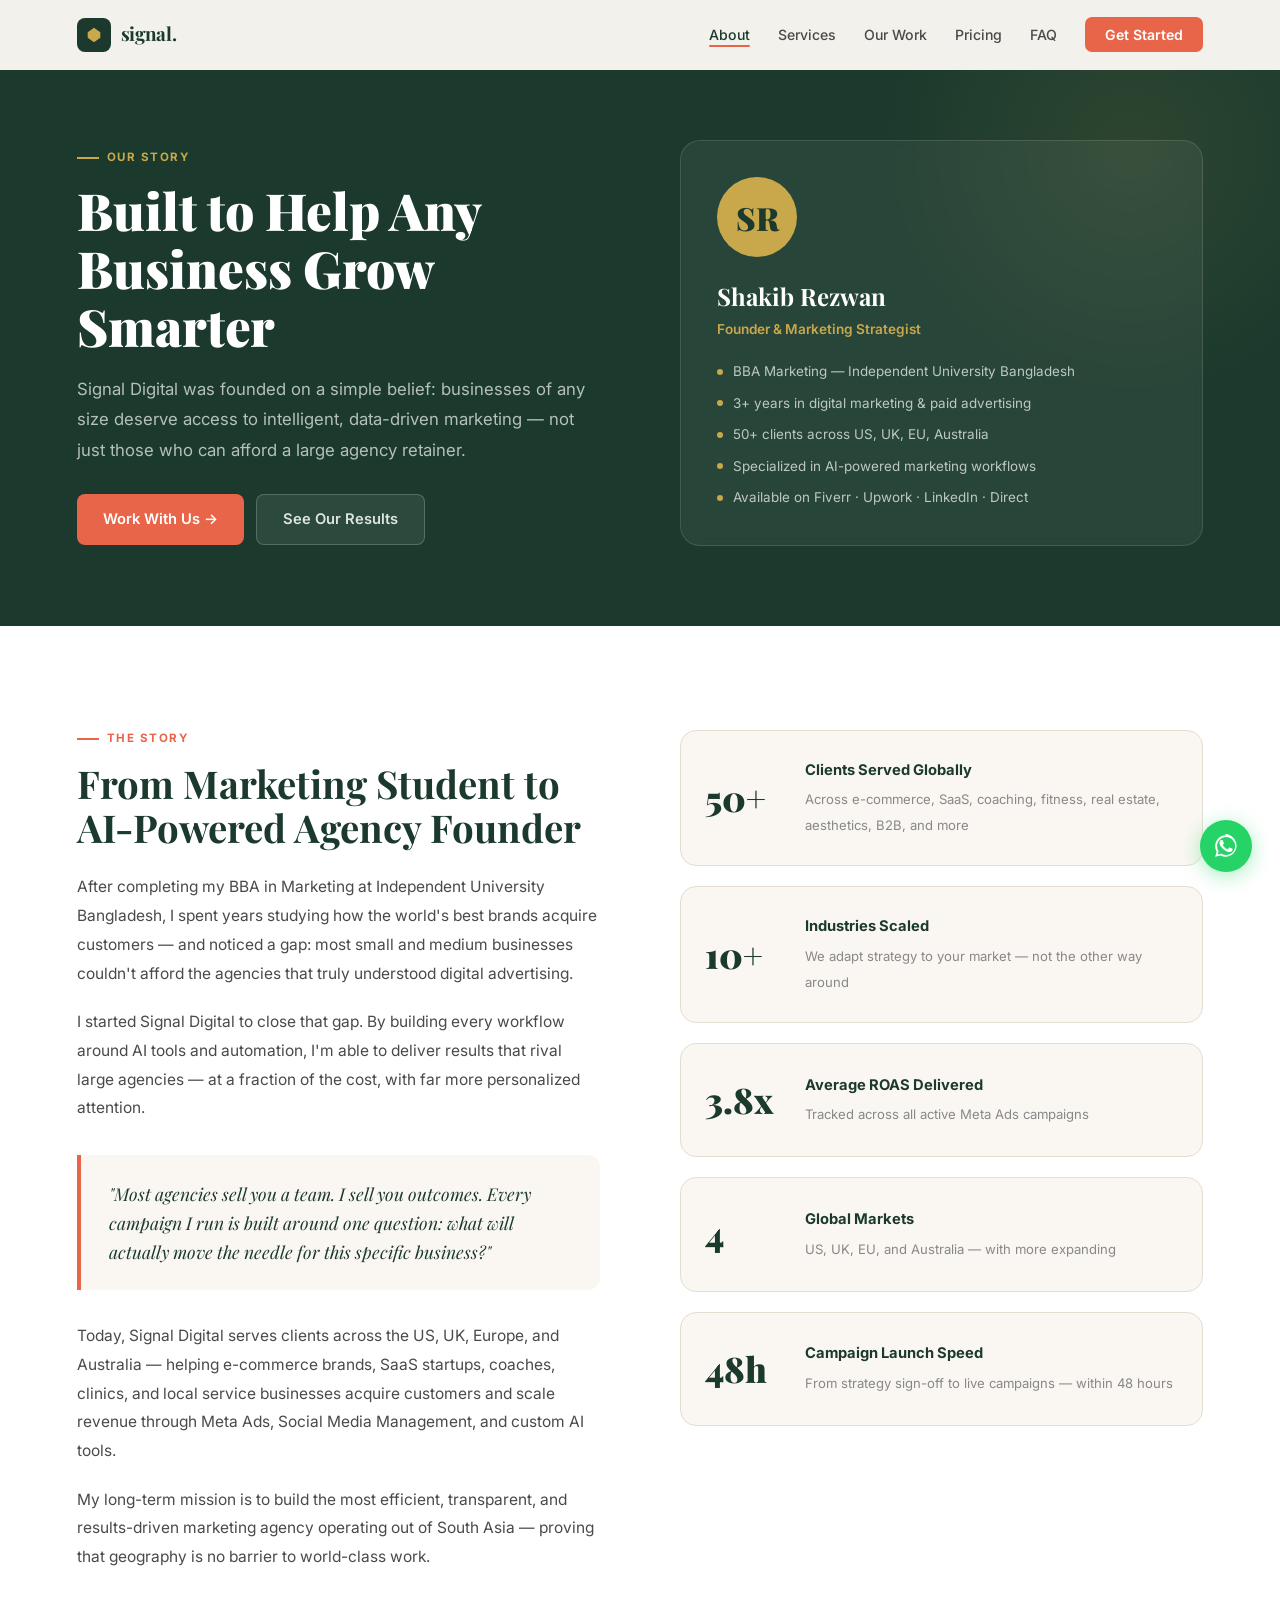
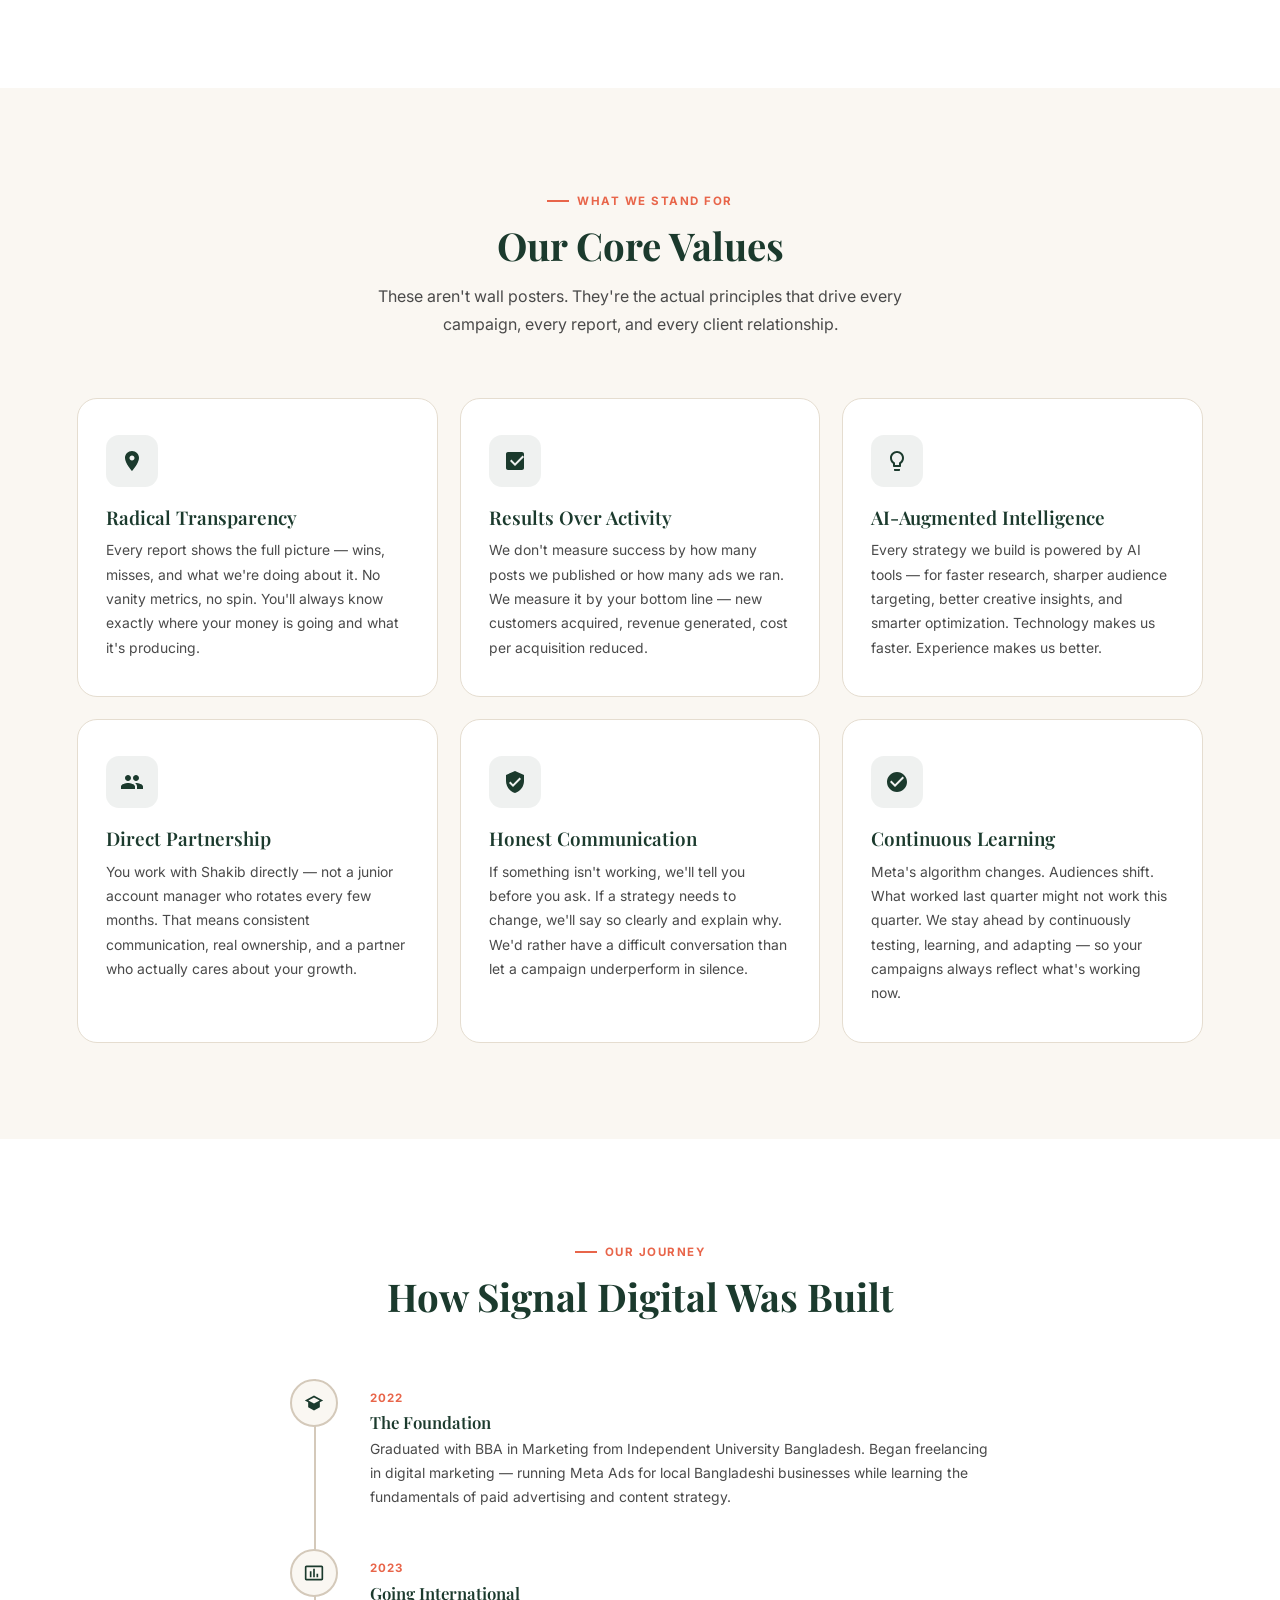
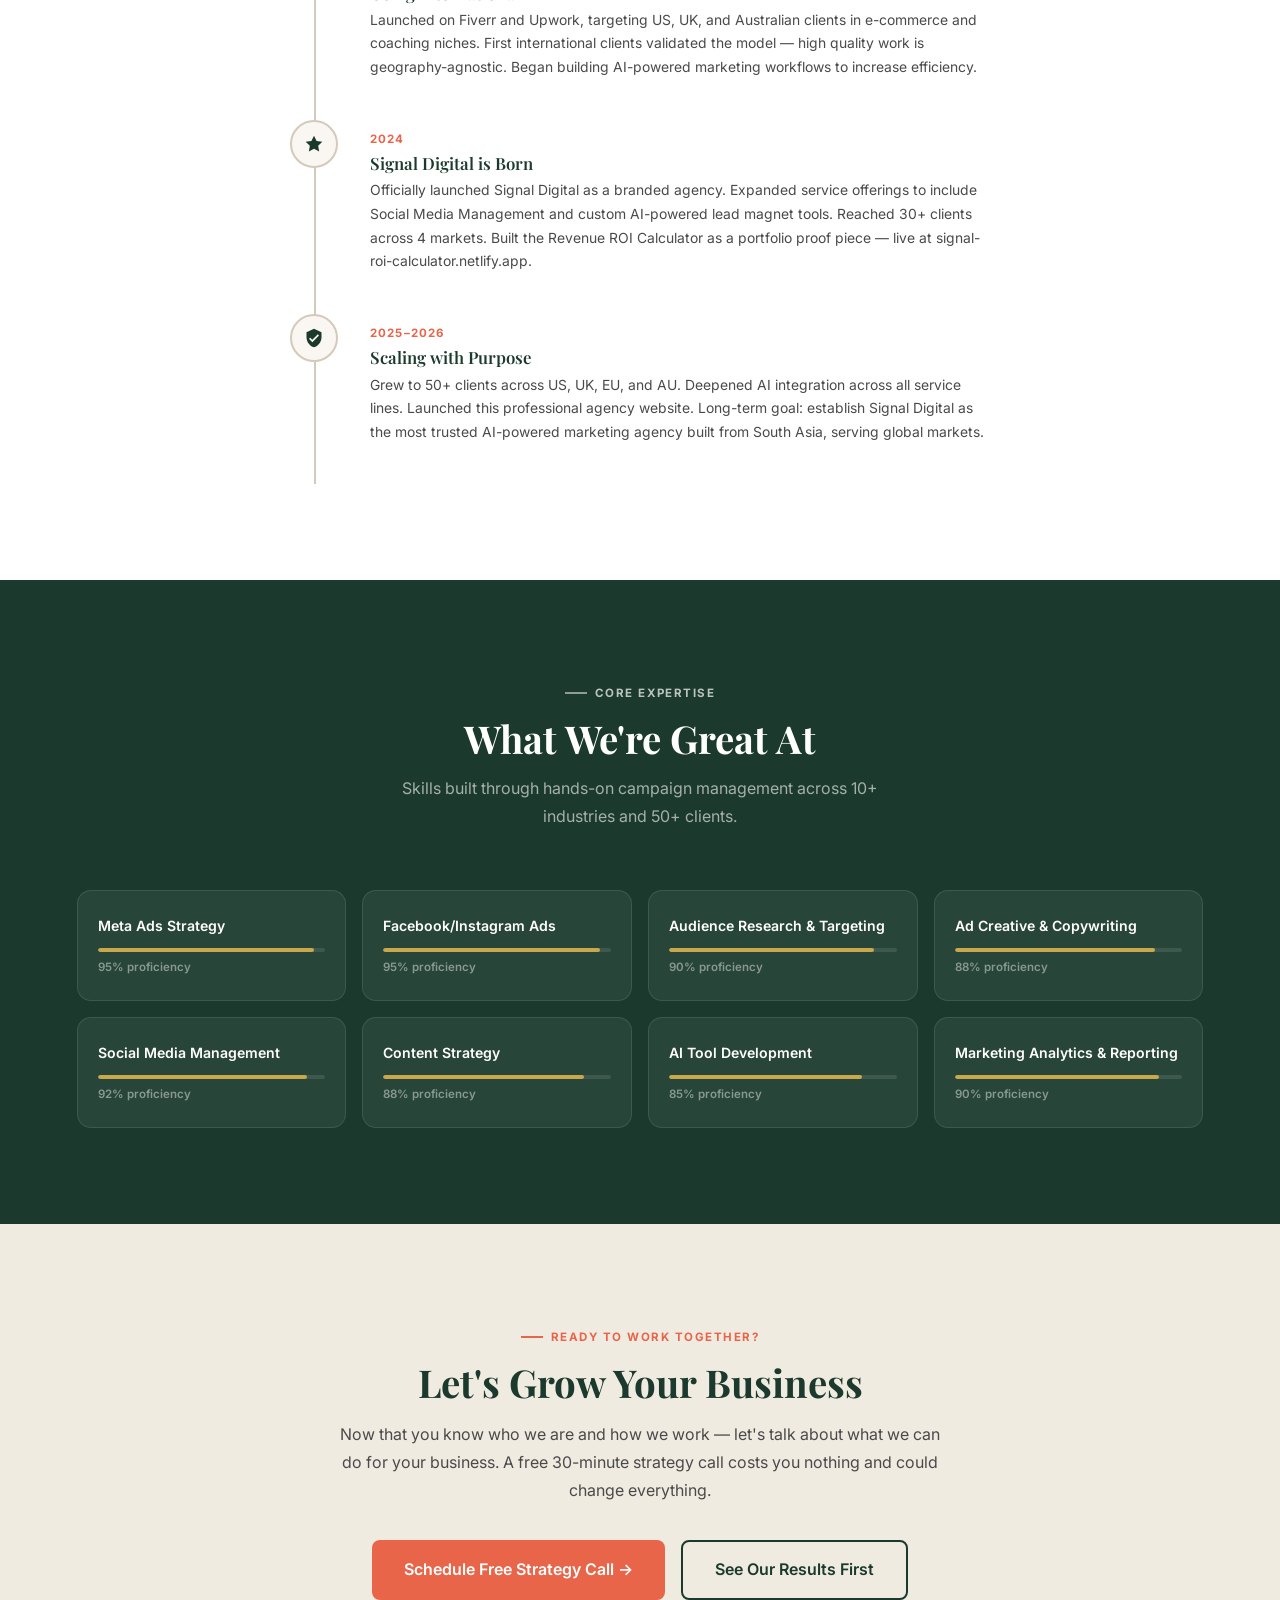
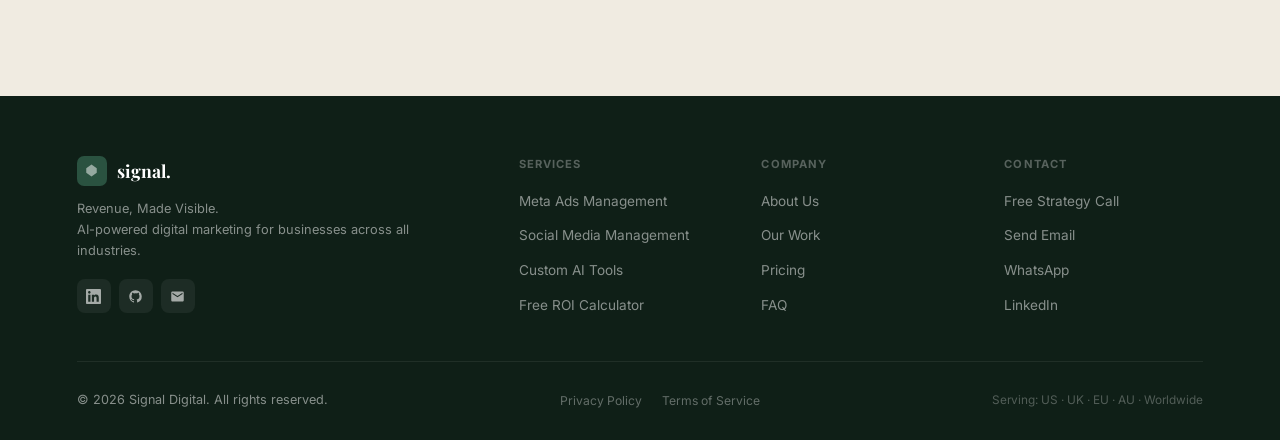
<file: about.html>
<!DOCTYPE html>
<html lang="en">
<head>
  <meta charset="UTF-8"/>
  <meta name="viewport" content="width=device-width,initial-scale=1.0"/>
  <title>About — Signal Digital | AI-Powered Marketing Agency</title>
  <meta name="description" content="Meet Shakib Rezwan, founder of Signal Digital. Learn how an AI-powered solo agency is helping businesses across the US, UK, EU and AU scale revenue with precision marketing."/>
  <link rel="canonical" href="https://signal-digital.netlify.app/about.html"/>
  <meta property="og:title" content="About Signal Digital — Meet the Founder"/>
  <meta property="og:description" content="Signal Digital is a 100% AI-powered solo agency founded by Shakib Rezwan. Learn our story, mission, and values."/>
  <meta property="og:type" content="website"/>
  <link rel="preconnect" href="https://fonts.googleapis.com"/>
  <link rel="preconnect" href="https://fonts.gstatic.com" crossorigin/>
  <link href="https://fonts.googleapis.com/css2?family=Playfair+Display:wght@700;900&family=Inter:wght@400;500;600;700&display=swap" rel="stylesheet"/>
  <link rel="stylesheet" href="style.css"/>
  <style>
    .about-hero{padding:140px 6% 80px;background:var(--green);position:relative;overflow:hidden}
    .about-hero::before{content:'';position:absolute;top:-100px;right:-100px;width:500px;height:500px;background:radial-gradient(circle,rgba(201,168,76,.1) 0%,transparent 70%);pointer-events:none}
    .about-hero-inner{max-width:1180px;margin:0 auto;display:grid;grid-template-columns:1fr 1fr;gap:80px;align-items:center}
    .about-hero h1{color:#fff;font-size:clamp(2rem,4vw,3.2rem);margin-bottom:18px}
    .about-hero p{color:rgba(255,255,255,.68);font-size:1.05rem;line-height:1.82;margin-bottom:28px}
    .founder-card{background:rgba(255,255,255,.06);border:1px solid rgba(255,255,255,.12);border-radius:20px;padding:36px;backdrop-filter:blur(8px)}
    .founder-avatar{width:80px;height:80px;background:var(--gold);border-radius:50%;display:flex;align-items:center;justify-content:center;font-family:'Playfair Display',serif;font-size:2rem;font-weight:900;color:var(--green);margin-bottom:20px}
    .founder-name{font-family:'Playfair Display',serif;font-size:1.5rem;font-weight:700;color:#fff;margin-bottom:4px}
    .founder-title{font-size:.85rem;color:var(--gold);font-weight:600;margin-bottom:20px}
    .founder-creds{display:flex;flex-direction:column;gap:10px}
    .founder-cred{display:flex;align-items:center;gap:10px;font-size:.84rem;color:rgba(255,255,255,.7)}
    .founder-cred-dot{width:6px;height:6px;background:var(--gold);border-radius:50%;flex-shrink:0}
    /* STORY */
    #story{background:var(--white)}
    .story-grid{display:grid;grid-template-columns:1fr 1fr;gap:80px;align-items:start}
    .story-text h2{margin-bottom:24px}
    .story-text p{font-size:.97rem;color:var(--mid);line-height:1.85;margin-bottom:20px}
    .story-quote{background:var(--cream);border-left:4px solid var(--coral);border-radius:0 12px 12px 0;padding:24px 28px;margin:32px 0;font-family:'Playfair Display',serif;font-style:italic;font-size:1.1rem;color:var(--green);line-height:1.65}
    .story-stats{display:flex;flex-direction:column;gap:20px;padding-top:8px}
    .story-stat{background:var(--cream);border:1px solid var(--border);border-radius:16px;padding:28px 24px;display:flex;gap:20px;align-items:center;transition:transform .2s,box-shadow .2s}
    .story-stat:hover{transform:translateX(4px);box-shadow:var(--shadow-sm)}
    .story-stat-num{font-family:'Playfair Display',serif;font-size:2.2rem;font-weight:900;color:var(--green);flex-shrink:0;min-width:80px}
    .story-stat-text strong{display:block;font-size:.92rem;color:var(--green);margin-bottom:4px}
    .story-stat-text span{font-size:.82rem;color:var(--light)}
    /* VALUES */
    #values{background:var(--cream)}
    .values-grid{display:grid;grid-template-columns:repeat(3,1fr);gap:22px}
    .value-card{background:var(--white);border:1px solid var(--border);border-radius:20px;padding:36px 28px;transition:all .3s;position:relative;overflow:hidden}
    .value-card::before{content:'';position:absolute;top:0;left:0;right:0;height:3px;background:linear-gradient(90deg,var(--coral),var(--gold));transform:scaleX(0);transition:transform .3s;transform-origin:left}
    .value-card:hover{transform:translateY(-4px);box-shadow:var(--shadow-md)}
    .value-card:hover::before{transform:scaleX(1)}
    .value-icon{width:52px;height:52px;background:rgba(27,58,45,.07);border-radius:13px;display:flex;align-items:center;justify-content:center;margin-bottom:20px}
    .value-icon svg{width:24px;height:24px;fill:var(--green)}
    .value-card h3{margin-bottom:10px}
    .value-card p{font-size:.87rem;color:var(--mid);line-height:1.75}
    /* TIMELINE */
    #timeline{background:var(--white)}
    .timeline{position:relative;max-width:700px;margin:0 auto}
    .timeline::before{content:'';position:absolute;left:24px;top:0;bottom:0;width:2px;background:var(--border-dark)}
    .tl-item{display:flex;gap:32px;padding-bottom:40px;position:relative}
    .tl-dot{width:48px;height:48px;border-radius:50%;background:var(--cream);border:2px solid var(--border-dark);display:flex;align-items:center;justify-content:center;flex-shrink:0;position:relative;z-index:1;transition:all .3s}
    .tl-dot svg{width:20px;height:20px;fill:var(--green)}
    .tl-item:hover .tl-dot{background:var(--green);border-color:var(--green)}
    .tl-item:hover .tl-dot svg{fill:var(--gold)}
    .tl-content{padding-top:10px}
    .tl-year{font-size:.72rem;font-weight:700;letter-spacing:.1em;text-transform:uppercase;color:var(--coral);margin-bottom:6px}
    .tl-content h3{font-size:1.05rem;margin-bottom:6px}
    .tl-content p{font-size:.87rem;color:var(--mid);line-height:1.7}
    /* SKILLS */
    #skills{background:var(--green);padding:96px 6%}
    .skills-grid{display:grid;grid-template-columns:repeat(4,1fr);gap:16px}
    .skill-card{background:rgba(255,255,255,.06);border:1px solid rgba(255,255,255,.1);border-radius:14px;padding:24px 20px;transition:all .25s}
    .skill-card:hover{background:rgba(255,255,255,.1);border-color:rgba(255,255,255,.2);transform:translateY(-2px)}
    .skill-name{font-size:.88rem;font-weight:600;color:#fff;margin-bottom:10px}
    .skill-bar{height:4px;background:rgba(255,255,255,.1);border-radius:2px;overflow:hidden;margin-bottom:6px}
    .skill-fill{height:100%;background:var(--gold);border-radius:2px;width:0;transition:width 1.5s ease}
    .skill-pct{font-size:.72rem;color:rgba(255,255,255,.45);font-weight:600}
    /* CTA */
    #about-cta{background:var(--cream-dark);padding:96px 6%}
    .cta-center{text-align:center;max-width:600px;margin:0 auto}
    .cta-center h2{margin-bottom:16px}
    .cta-center p{font-size:1rem;color:var(--mid);margin-bottom:36px;line-height:1.75}
    .cta-actions{display:flex;gap:16px;justify-content:center;flex-wrap:wrap}
    @media(max-width:768px){
      .about-hero-inner{grid-template-columns:1fr;gap:40px}
      .story-grid{grid-template-columns:1fr;gap:44px}
      .values-grid{grid-template-columns:1fr}
      .skills-grid{grid-template-columns:repeat(2,1fr)}
      .cta-actions{flex-direction:column;align-items:center}
    }
    @media(max-width:480px){.skills-grid{grid-template-columns:1fr}}
  </style>
</head>
<body>
<nav id="nav">
  <a href="index.html" class="logo"><div class="logo-mark"><svg viewBox="0 0 20 20"><path d="M10 2L3 7v6l7 5 7-5V7z"/></svg></div><span class="logo-text">signal.</span></a>
  <ul class="nav-links">
    <li><a href="about.html" class="active">About</a></li>
    <li><a href="services.html">Services</a></li>
    <li><a href="work.html">Our Work</a></li>
    <li><a href="index.html#pricing">Pricing</a></li>
    <li><a href="index.html#faq">FAQ</a></li>
    <li><a href="contact.html" class="nav-cta">Get Started</a></li>
  </ul>
  <button class="hamburger" id="ham" aria-label="Menu"><span></span><span></span><span></span></button>
</nav>
<div class="mob-menu" id="mob">
  <a href="about.html" onclick="closeMob()">About</a>
  <a href="services.html" onclick="closeMob()">Services</a>
  <a href="work.html" onclick="closeMob()">Our Work</a>
  <a href="index.html#pricing" onclick="closeMob()">Pricing</a>
  <a href="index.html#faq" onclick="closeMob()">FAQ</a>
  <a href="contact.html" onclick="closeMob()">Get Started →</a>
</div>
<a id="wa-btn" href="https://wa.me/8801XXXXXXXXX?text=Hi%20Signal%20Digital" target="_blank" rel="noopener" aria-label="WhatsApp"><div id="wa-tooltip">Chat on WhatsApp</div><svg viewBox="0 0 24 24"><path d="M17.472 14.382c-.297-.149-1.758-.867-2.03-.967-.273-.099-.471-.148-.67.15-.197.297-.767.966-.94 1.164-.173.199-.347.223-.644.075-.297-.15-1.255-.463-2.39-1.475-.883-.788-1.48-1.761-1.653-2.059-.173-.297-.018-.458.13-.606.134-.133.298-.347.446-.52.149-.174.198-.298.298-.497.099-.198.05-.371-.025-.52-.075-.149-.669-1.612-.916-2.207-.242-.579-.487-.5-.669-.51-.173-.008-.371-.01-.57-.01-.198 0-.52.074-.792.372-.272.297-1.04 1.016-1.04 2.479 0 1.462 1.065 2.875 1.213 3.074.149.198 2.096 3.2 5.077 4.487.709.306 1.262.489 1.694.625.712.227 1.36.195 1.871.118.571-.085 1.758-.719 2.006-1.413.248-.694.248-1.289.173-1.413-.074-.124-.272-.198-.57-.347z"/><path d="M12.05 2.002C6.49 2.002 2 6.492 2 12.052c0 1.867.487 3.62 1.332 5.145L2 22l4.937-1.295a10.01 10.01 0 004.78 1.216h.004c5.557 0 10.046-4.49 10.046-10.05 0-5.56-4.49-10.87-10.717-10.869zm.003 18.381h-.003a8.32 8.32 0 01-4.237-1.16l-.304-.18-3.148.826.841-3.07-.198-.315a8.322 8.322 0 01-1.277-4.432c0-4.6 3.745-8.344 8.35-8.344 2.23 0 4.323.87 5.897 2.45a8.285 8.285 0 012.44 5.9c-.003 4.6-3.748 8.325-8.361 8.325z"/></svg></a>
<button id="scrollTop" aria-label="Back to top" onclick="window.scrollTo({top:0,behavior:'smooth'})"><svg viewBox="0 0 20 20"><path d="M10 4l6 7H4z"/></svg></button>

<!-- HERO -->
<section class="about-hero">
  <div class="about-hero-inner">
    <div class="fade">
      <div class="eyebrow gold">Our Story</div>
      <h1>Built to Help Any Business Grow Smarter</h1>
      <p>Signal Digital was founded on a simple belief: businesses of any size deserve access to intelligent, data-driven marketing — not just those who can afford a large agency retainer.</p>
      <div style="display:flex;gap:12px;flex-wrap:wrap">
        <a href="contact.html" class="btn btn-coral">Work With Us →</a>
        <a href="work.html" class="btn btn-ghost">See Our Results</a>
      </div>
    </div>
    <div class="founder-card fade">
      <div class="founder-avatar">SR</div>
      <div class="founder-name">Shakib Rezwan</div>
      <div class="founder-title">Founder & Marketing Strategist</div>
      <div class="founder-creds">
        <div class="founder-cred"><div class="founder-cred-dot"></div>BBA Marketing — Independent University Bangladesh</div>
        <div class="founder-cred"><div class="founder-cred-dot"></div>3+ years in digital marketing & paid advertising</div>
        <div class="founder-cred"><div class="founder-cred-dot"></div>50+ clients across US, UK, EU, Australia</div>
        <div class="founder-cred"><div class="founder-cred-dot"></div>Specialized in AI-powered marketing workflows</div>
        <div class="founder-cred"><div class="founder-cred-dot"></div>Available on Fiverr · Upwork · LinkedIn · Direct</div>
      </div>
    </div>
  </div>
</section>

<!-- STORY -->
<section id="story">
  <div class="wrap">
    <div class="story-grid">
      <div class="story-text fade-left">
        <div class="eyebrow">The Story</div>
        <h2>From Marketing Student to AI-Powered Agency Founder</h2>
        <p>After completing my BBA in Marketing at Independent University Bangladesh, I spent years studying how the world's best brands acquire customers — and noticed a gap: most small and medium businesses couldn't afford the agencies that truly understood digital advertising.</p>
        <p>I started Signal Digital to close that gap. By building every workflow around AI tools and automation, I'm able to deliver results that rival large agencies — at a fraction of the cost, with far more personalized attention.</p>
        <div class="story-quote">"Most agencies sell you a team. I sell you outcomes. Every campaign I run is built around one question: what will actually move the needle for this specific business?"</div>
        <p>Today, Signal Digital serves clients across the US, UK, Europe, and Australia — helping e-commerce brands, SaaS startups, coaches, clinics, and local service businesses acquire customers and scale revenue through Meta Ads, Social Media Management, and custom AI tools.</p>
        <p>My long-term mission is to build the most efficient, transparent, and results-driven marketing agency operating out of South Asia — proving that geography is no barrier to world-class work.</p>
      </div>
      <div class="story-stats fade-right">
        <div class="story-stat">
          <div class="story-stat-num">50+</div>
          <div class="story-stat-text"><strong>Clients Served Globally</strong><span>Across e-commerce, SaaS, coaching, fitness, real estate, aesthetics, B2B, and more</span></div>
        </div>
        <div class="story-stat">
          <div class="story-stat-num">10+</div>
          <div class="story-stat-text"><strong>Industries Scaled</strong><span>We adapt strategy to your market — not the other way around</span></div>
        </div>
        <div class="story-stat">
          <div class="story-stat-num">3.8x</div>
          <div class="story-stat-text"><strong>Average ROAS Delivered</strong><span>Tracked across all active Meta Ads campaigns</span></div>
        </div>
        <div class="story-stat">
          <div class="story-stat-num">4</div>
          <div class="story-stat-text"><strong>Global Markets</strong><span>US, UK, EU, and Australia — with more expanding</span></div>
        </div>
        <div class="story-stat">
          <div class="story-stat-num">48h</div>
          <div class="story-stat-text"><strong>Campaign Launch Speed</strong><span>From strategy sign-off to live campaigns — within 48 hours</span></div>
        </div>
      </div>
    </div>
  </div>
</section>

<!-- VALUES -->
<section id="values">
  <div class="wrap">
    <div class="sec-head fade">
      <div class="eyebrow">What We Stand For</div>
      <h2>Our Core Values</h2>
      <p>These aren't wall posters. They're the actual principles that drive every campaign, every report, and every client relationship.</p>
    </div>
    <div class="values-grid">
      <div class="value-card fade">
        <div class="value-icon"><svg viewBox="0 0 24 24"><path d="M12 2C8.13 2 5 5.13 5 9c0 5.25 7 13 7 13s7-7.75 7-13c0-3.87-3.13-7-7-7zm0 9.5c-1.38 0-2.5-1.12-2.5-2.5S10.62 6.5 12 6.5s2.5 1.12 2.5 2.5S13.38 11.5 12 11.5z"/></svg></div>
        <h3>Radical Transparency</h3>
        <p>Every report shows the full picture — wins, misses, and what we're doing about it. No vanity metrics, no spin. You'll always know exactly where your money is going and what it's producing.</p>
      </div>
      <div class="value-card fade">
        <div class="value-icon"><svg viewBox="0 0 24 24"><path d="M19 3H5c-1.1 0-2 .9-2 2v14c0 1.1.9 2 2 2h14c1.1 0 2-.9 2-2V5c0-1.1-.9-2-2-2zm-7 14l-5-5 1.41-1.41L12 14.17l7.59-7.59L21 8l-9 9z"/></svg></div>
        <h3>Results Over Activity</h3>
        <p>We don't measure success by how many posts we published or how many ads we ran. We measure it by your bottom line — new customers acquired, revenue generated, cost per acquisition reduced.</p>
      </div>
      <div class="value-card fade">
        <div class="value-icon"><svg viewBox="0 0 24 24"><path d="M9 21c0 .55.45 1 1 1h4c.55 0 1-.45 1-1v-1H9v1zm3-19C8.14 2 5 5.14 5 9c0 2.38 1.19 4.47 3 5.74V17c0 .55.45 1 1 1h6c.55 0 1-.45 1-1v-2.26c1.81-1.27 3-3.36 3-5.74 0-3.86-3.14-7-7-7zm2.85 11.1l-.85.6V16h-4v-2.3l-.85-.6C7.8 12.16 7 10.63 7 9c0-2.76 2.24-5 5-5s5 2.24 5 5c0 1.63-.8 3.16-2.15 4.1z"/></svg></div>
        <h3>AI-Augmented Intelligence</h3>
        <p>Every strategy we build is powered by AI tools — for faster research, sharper audience targeting, better creative insights, and smarter optimization. Technology makes us faster. Experience makes us better.</p>
      </div>
      <div class="value-card fade">
        <div class="value-icon"><svg viewBox="0 0 24 24"><path d="M16 11c1.66 0 2.99-1.34 2.99-3S17.66 5 16 5c-1.66 0-3 1.34-3 3s1.34 3 3 3zm-8 0c1.66 0 2.99-1.34 2.99-3S9.66 5 8 5C6.34 5 5 6.34 5 8s1.34 3 3 3zm0 2c-2.33 0-7 1.17-7 3.5V19h14v-2.5c0-2.33-4.67-3.5-7-3.5zm8 0c-.29 0-.62.02-.97.05 1.16.84 1.97 1.97 1.97 3.45V19h6v-2.5c0-2.33-4.67-3.5-7-3.5z"/></svg></div>
        <h3>Direct Partnership</h3>
        <p>You work with Shakib directly — not a junior account manager who rotates every few months. That means consistent communication, real ownership, and a partner who actually cares about your growth.</p>
      </div>
      <div class="value-card fade">
        <div class="value-icon"><svg viewBox="0 0 24 24"><path d="M12 1L3 5v6c0 5.55 3.84 10.74 9 12 5.16-1.26 9-6.45 9-12V5l-9-4zm-2 16l-4-4 1.41-1.41L10 14.17l6.59-6.59L18 9l-8 8z"/></svg></div>
        <h3>Honest Communication</h3>
        <p>If something isn't working, we'll tell you before you ask. If a strategy needs to change, we'll say so clearly and explain why. We'd rather have a difficult conversation than let a campaign underperform in silence.</p>
      </div>
      <div class="value-card fade">
        <div class="value-icon"><svg viewBox="0 0 24 24"><path d="M12 2C6.48 2 2 6.48 2 12s4.48 10 10 10 10-4.48 10-10S17.52 2 12 2zm-2 15l-5-5 1.41-1.41L10 14.17l7.59-7.59L19 8l-9 9z"/></svg></div>
        <h3>Continuous Learning</h3>
        <p>Meta's algorithm changes. Audiences shift. What worked last quarter might not work this quarter. We stay ahead by continuously testing, learning, and adapting — so your campaigns always reflect what's working now.</p>
      </div>
    </div>
  </div>
</section>

<!-- TIMELINE -->
<section id="timeline">
  <div class="wrap">
    <div class="sec-head fade">
      <div class="eyebrow">Our Journey</div>
      <h2>How Signal Digital Was Built</h2>
    </div>
    <div class="timeline fade">
      <div class="tl-item">
        <div class="tl-dot"><svg viewBox="0 0 24 24"><path d="M12 3L1 9l4 2.18V17l7 4 7-4v-5.82L23 9 12 3zm0 2.28L18.82 9 12 12.72 5.18 9 12 5.28z"/></svg></div>
        <div class="tl-content"><div class="tl-year">2022</div><h3>The Foundation</h3><p>Graduated with BBA in Marketing from Independent University Bangladesh. Began freelancing in digital marketing — running Meta Ads for local Bangladeshi businesses while learning the fundamentals of paid advertising and content strategy.</p></div>
      </div>
      <div class="tl-item">
        <div class="tl-dot"><svg viewBox="0 0 24 24"><path d="M21 3H3c-1.1 0-2 .9-2 2v14c0 1.1.9 2 2 2h18c1.1 0 2-.9 2-2V5c0-1.1-.9-2-2-2zm0 16H3V5h18v14zM7 10h2v7H7zm4-3h2v10h-2zm4 6h2v4h-2z"/></svg></div>
        <div class="tl-content"><div class="tl-year">2023</div><h3>Going International</h3><p>Launched on Fiverr and Upwork, targeting US, UK, and Australian clients in e-commerce and coaching niches. First international clients validated the model — high quality work is geography-agnostic. Began building AI-powered marketing workflows to increase efficiency.</p></div>
      </div>
      <div class="tl-item">
        <div class="tl-dot"><svg viewBox="0 0 24 24"><path d="M12 2l3.09 6.26L22 9.27l-5 4.87 1.18 6.88L12 17.77l-6.18 3.25L7 14.14 2 9.27l6.91-1.01L12 2z"/></svg></div>
        <div class="tl-content"><div class="tl-year">2024</div><h3>Signal Digital is Born</h3><p>Officially launched Signal Digital as a branded agency. Expanded service offerings to include Social Media Management and custom AI-powered lead magnet tools. Reached 30+ clients across 4 markets. Built the Revenue ROI Calculator as a portfolio proof piece — live at signal-roi-calculator.netlify.app.</p></div>
      </div>
      <div class="tl-item">
        <div class="tl-dot"><svg viewBox="0 0 24 24"><path d="M12 1L3 5v6c0 5.55 3.84 10.74 9 12 5.16-1.26 9-6.45 9-12V5l-9-4zm-2 16l-4-4 1.41-1.41L10 14.17l6.59-6.59L18 9l-8 8z"/></svg></div>
        <div class="tl-content"><div class="tl-year">2025–2026</div><h3>Scaling with Purpose</h3><p>Grew to 50+ clients across US, UK, EU, and AU. Deepened AI integration across all service lines. Launched this professional agency website. Long-term goal: establish Signal Digital as the most trusted AI-powered marketing agency built from South Asia, serving global markets.</p></div>
      </div>
    </div>
  </div>
</section>

<!-- SKILLS -->
<section id="skills">
  <div class="wrap">
    <div class="sec-head fade">
      <div class="eyebrow white">Core Expertise</div>
      <h2 style="color:#fff">What We're Great At</h2>
      <p class="dim">Skills built through hands-on campaign management across 10+ industries and 50+ clients.</p>
    </div>
    <div class="skills-grid fade">
      <div class="skill-card"><div class="skill-name">Meta Ads Strategy</div><div class="skill-bar"><div class="skill-fill" data-pct="95"></div></div><div class="skill-pct">95% proficiency</div></div>
      <div class="skill-card"><div class="skill-name">Facebook/Instagram Ads</div><div class="skill-bar"><div class="skill-fill" data-pct="95"></div></div><div class="skill-pct">95% proficiency</div></div>
      <div class="skill-card"><div class="skill-name">Audience Research & Targeting</div><div class="skill-bar"><div class="skill-fill" data-pct="90"></div></div><div class="skill-pct">90% proficiency</div></div>
      <div class="skill-card"><div class="skill-name">Ad Creative & Copywriting</div><div class="skill-bar"><div class="skill-fill" data-pct="88"></div></div><div class="skill-pct">88% proficiency</div></div>
      <div class="skill-card"><div class="skill-name">Social Media Management</div><div class="skill-bar"><div class="skill-fill" data-pct="92"></div></div><div class="skill-pct">92% proficiency</div></div>
      <div class="skill-card"><div class="skill-name">Content Strategy</div><div class="skill-bar"><div class="skill-fill" data-pct="88"></div></div><div class="skill-pct">88% proficiency</div></div>
      <div class="skill-card"><div class="skill-name">AI Tool Development</div><div class="skill-bar"><div class="skill-fill" data-pct="85"></div></div><div class="skill-pct">85% proficiency</div></div>
      <div class="skill-card"><div class="skill-name">Marketing Analytics & Reporting</div><div class="skill-bar"><div class="skill-fill" data-pct="90"></div></div><div class="skill-pct">90% proficiency</div></div>
    </div>
  </div>
</section>

<!-- CTA -->
<section id="about-cta">
  <div class="wrap">
    <div class="cta-center fade">
      <div class="eyebrow">Ready to Work Together?</div>
      <h2>Let's Grow Your Business</h2>
      <p>Now that you know who we are and how we work — let's talk about what we can do for your business. A free 30-minute strategy call costs you nothing and could change everything.</p>
      <div class="cta-actions">
        <a href="contact.html" class="btn btn-coral btn-lg">Schedule Free Strategy Call →</a>
        <a href="work.html" class="btn btn-outline btn-lg">See Our Results First</a>
      </div>
    </div>
  </div>
</section>

<!-- FOOTER -->
<footer>
  <div class="footer-wrap">
    <div class="footer-top">
      <div>
        <div class="footer-brand"><div class="fbrand-mark"><svg viewBox="0 0 20 20"><path d="M10 2L3 7v6l7 5 7-5V7z" fill="currentColor"/></svg></div><span class="fbrand-text">signal.</span></div>
        <p class="footer-tagline">Revenue, Made Visible.<br/>AI-powered digital marketing for businesses across all industries.</p>
        <div class="fsocials">
          <a href="https://linkedin.com/in/shakib-rezwan" target="_blank" rel="noopener" class="fsocial" aria-label="LinkedIn"><svg viewBox="0 0 24 24"><path d="M20.447 20.452h-3.554v-5.569c0-1.328-.027-3.037-1.852-3.037-1.853 0-2.136 1.445-2.136 2.939v5.667H9.351V9h3.414v1.561h.046c.477-.9 1.637-1.85 3.37-1.85 3.601 0 4.267 2.37 4.267 5.455v6.286zM5.337 7.433c-1.144 0-2.063-.926-2.063-2.065 0-1.138.92-2.063 2.063-2.063 1.14 0 2.064.925 2.064 2.063 0 1.139-.925 2.065-2.064 2.065zm1.782 13.019H3.555V9h3.564v11.452zM22.225 0H1.771C.792 0 0 .774 0 1.729v20.542C0 23.227.792 24 1.771 24h20.451C23.2 24 24 23.227 24 22.271V1.729C24 .774 23.2 0 22.222 0h.003z"/></svg></a>
          <a href="https://github.com/rezwanahmed1050-lab" target="_blank" rel="noopener" class="fsocial" aria-label="GitHub"><svg viewBox="0 0 24 24"><path d="M12 2C6.48 2 2 6.48 2 12c0 4.42 2.87 8.17 6.84 9.5.5.09.68-.22.68-.48v-1.7c-2.78.6-3.37-1.34-3.37-1.34-.46-1.16-1.11-1.47-1.11-1.47-.91-.62.07-.6.07-.6 1 .07 1.53 1.03 1.53 1.03.89 1.52 2.34 1.08 2.91.83.09-.65.35-1.09.63-1.34-2.22-.25-4.56-1.11-4.56-4.94 0-1.09.39-1.98 1.03-2.68-.1-.25-.45-1.27.1-2.64 0 0 .84-.27 2.75 1.02A9.56 9.56 0 0112 6.8c.85 0 1.7.11 2.5.33 1.91-1.29 2.75-1.02 2.75-1.02.55 1.37.2 2.39.1 2.64.64.7 1.03 1.59 1.03 2.68 0 3.84-2.34 4.69-4.57 4.94.36.31.68.92.68 1.85v2.74c0 .27.18.58.69.48A10.01 10.01 0 0022 12c0-5.52-4.48-10-10-10z"/></svg></a>
          <a href="mailto:rezwanahmed1050@gmail.com" class="fsocial" aria-label="Email"><svg viewBox="0 0 24 24"><path d="M20 4H4c-1.1 0-2 .9-2 2v12c0 1.1.9 2 2 2h16c1.1 0 2-.9 2-2V6c0-1.1-.9-2-2-2zm0 4l-8 5-8-5V6l8 5 8-5v2z"/></svg></a>
        </div>
      </div>
      <div class="footer-col"><h4>Services</h4><ul><li><a href="services.html#meta-ads">Meta Ads Management</a></li><li><a href="services.html#social-media">Social Media Management</a></li><li><a href="services.html#ai-tools">Custom AI Tools</a></li><li><a href="https://signal-roi-calculator.netlify.app" target="_blank">Free ROI Calculator</a></li></ul></div>
      <div class="footer-col"><h4>Company</h4><ul><li><a href="about.html">About Us</a></li><li><a href="work.html">Our Work</a></li><li><a href="index.html#pricing">Pricing</a></li><li><a href="index.html#faq">FAQ</a></li></ul></div>
      <div class="footer-col"><h4>Contact</h4><ul><li><a href="contact.html">Free Strategy Call</a></li><li><a href="mailto:rezwanahmed1050@gmail.com">Send Email</a></li><li><a href="https://wa.me/8801XXXXXXXXX" target="_blank">WhatsApp</a></li><li><a href="https://linkedin.com/in/shakib-rezwan" target="_blank">LinkedIn</a></li></ul></div>
    </div>
    <div class="footer-bottom">
      <p>© 2026 Signal Digital. All rights reserved.</p>
      <div class="footer-legal"><a href="privacy.html">Privacy Policy</a><a href="privacy.html#terms">Terms of Service</a></div>
      <p class="footer-markets">Serving: US · UK · EU · AU · Worldwide</p>
    </div>
  </div>
</footer>
<script src="shared.js"></script>
<script>
  // Animate skill bars when visible
  const skillObs = new IntersectionObserver(entries => {
    entries.forEach(e => {
      if (e.isIntersecting) {
        e.target.querySelectorAll('.skill-fill').forEach(bar => {
          bar.style.width = bar.dataset.pct + '%';
        });
        skillObs.unobserve(e.target);
      }
    });
  }, { threshold: 0.3 });
  const sg = document.querySelector('.skills-grid');
  if (sg) skillObs.observe(sg);
</script>
</body>
</html>
</file>
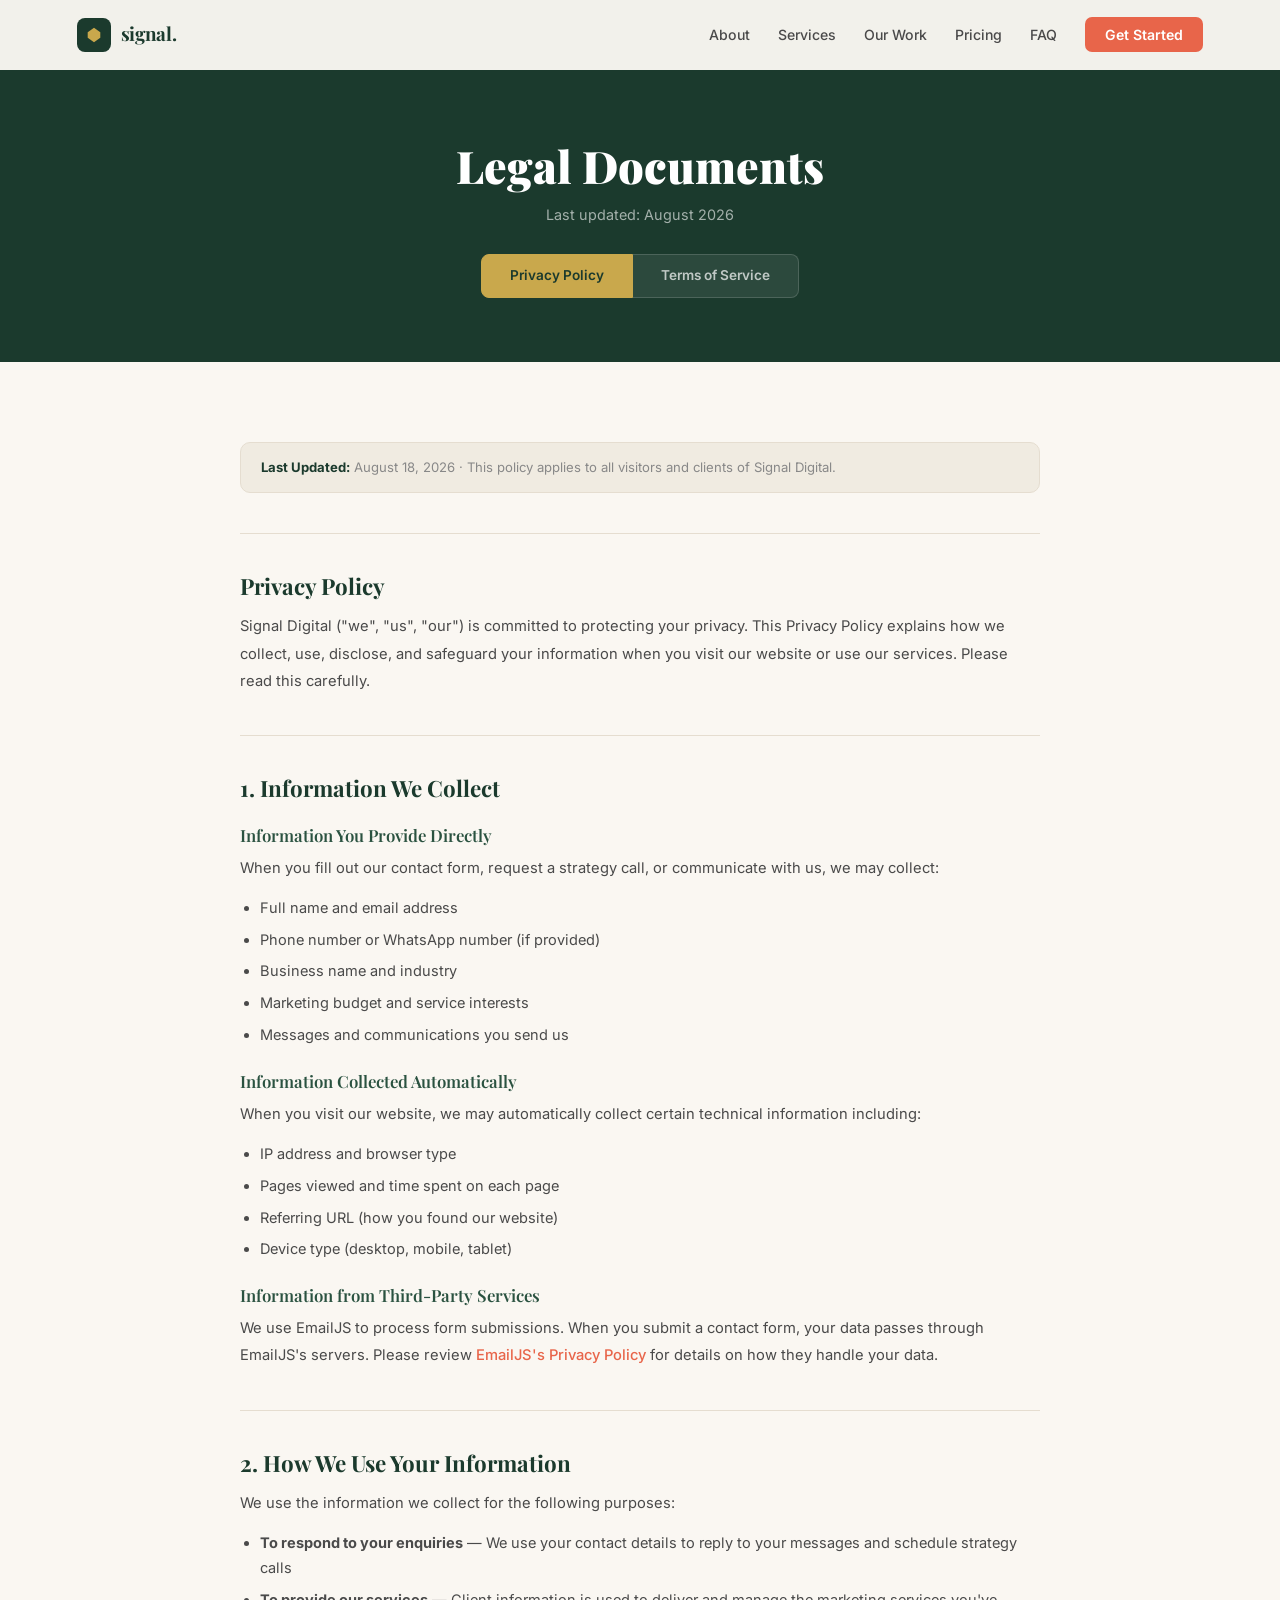
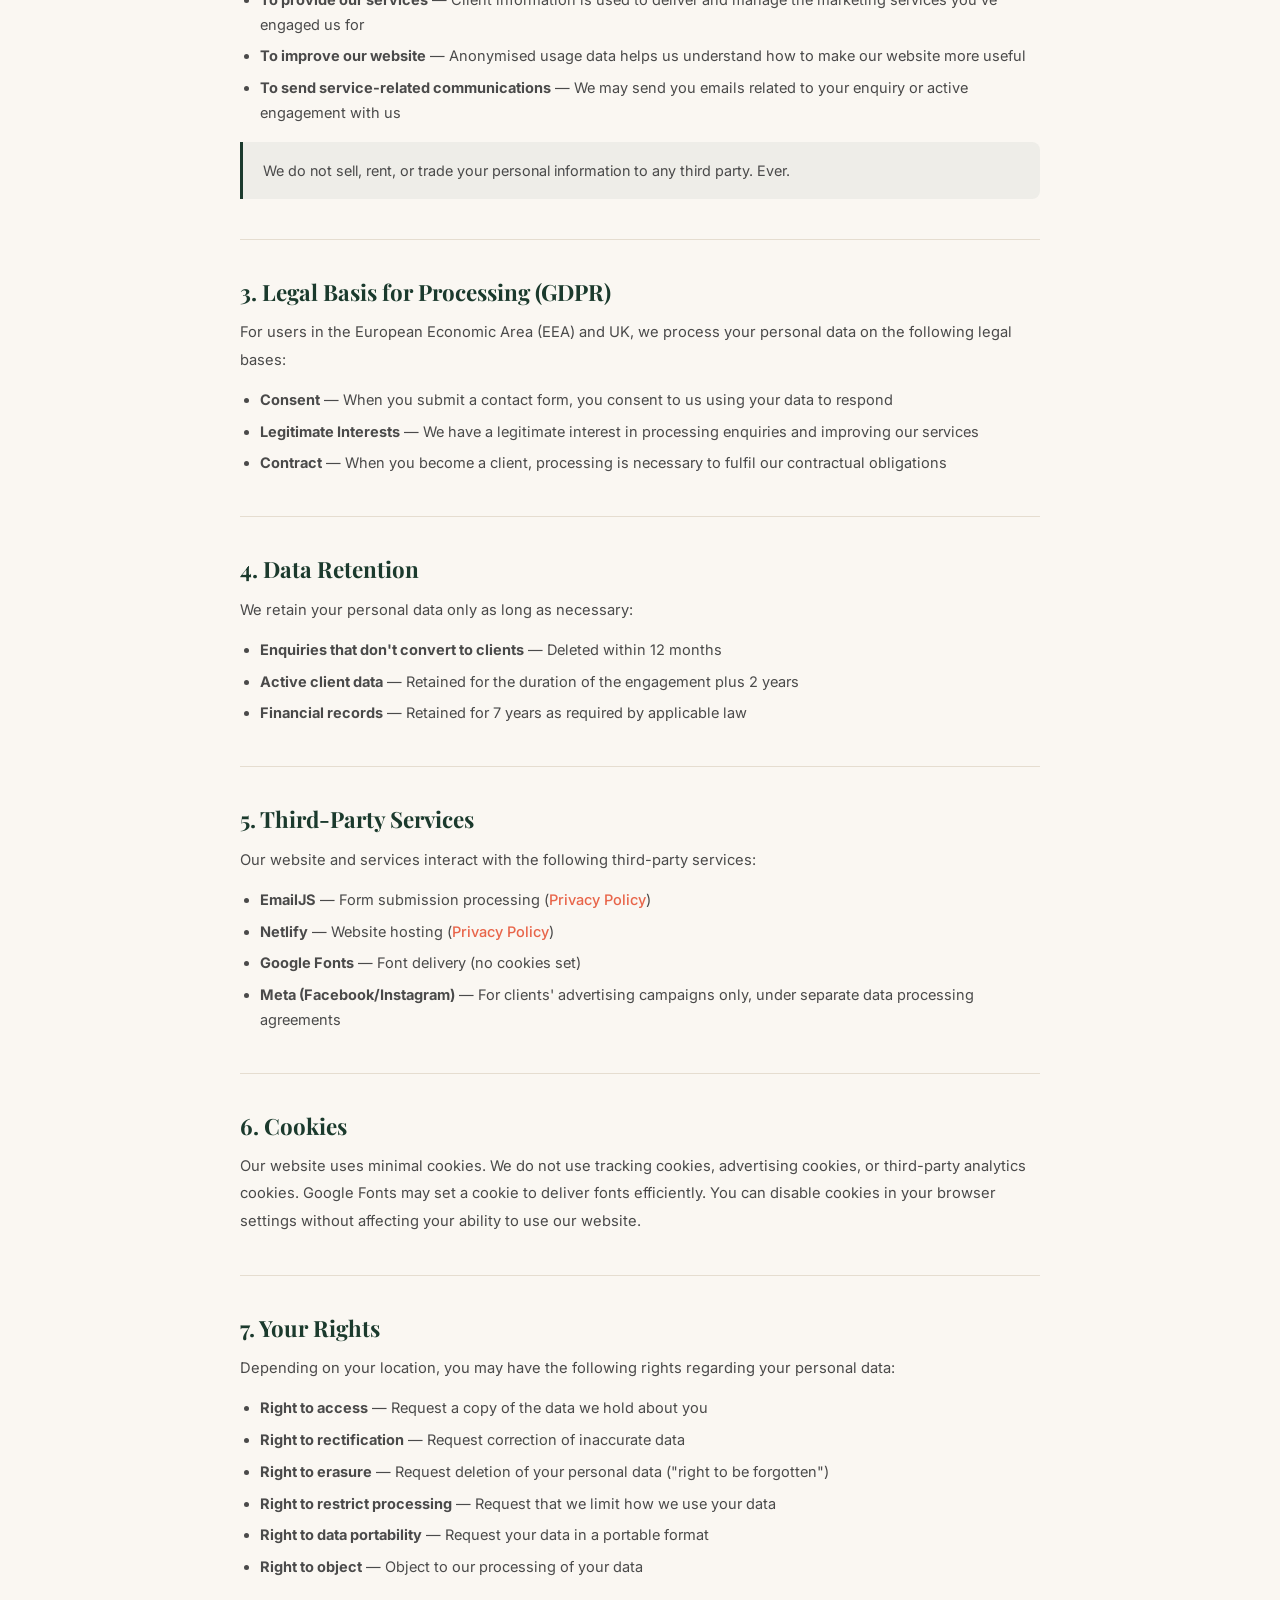
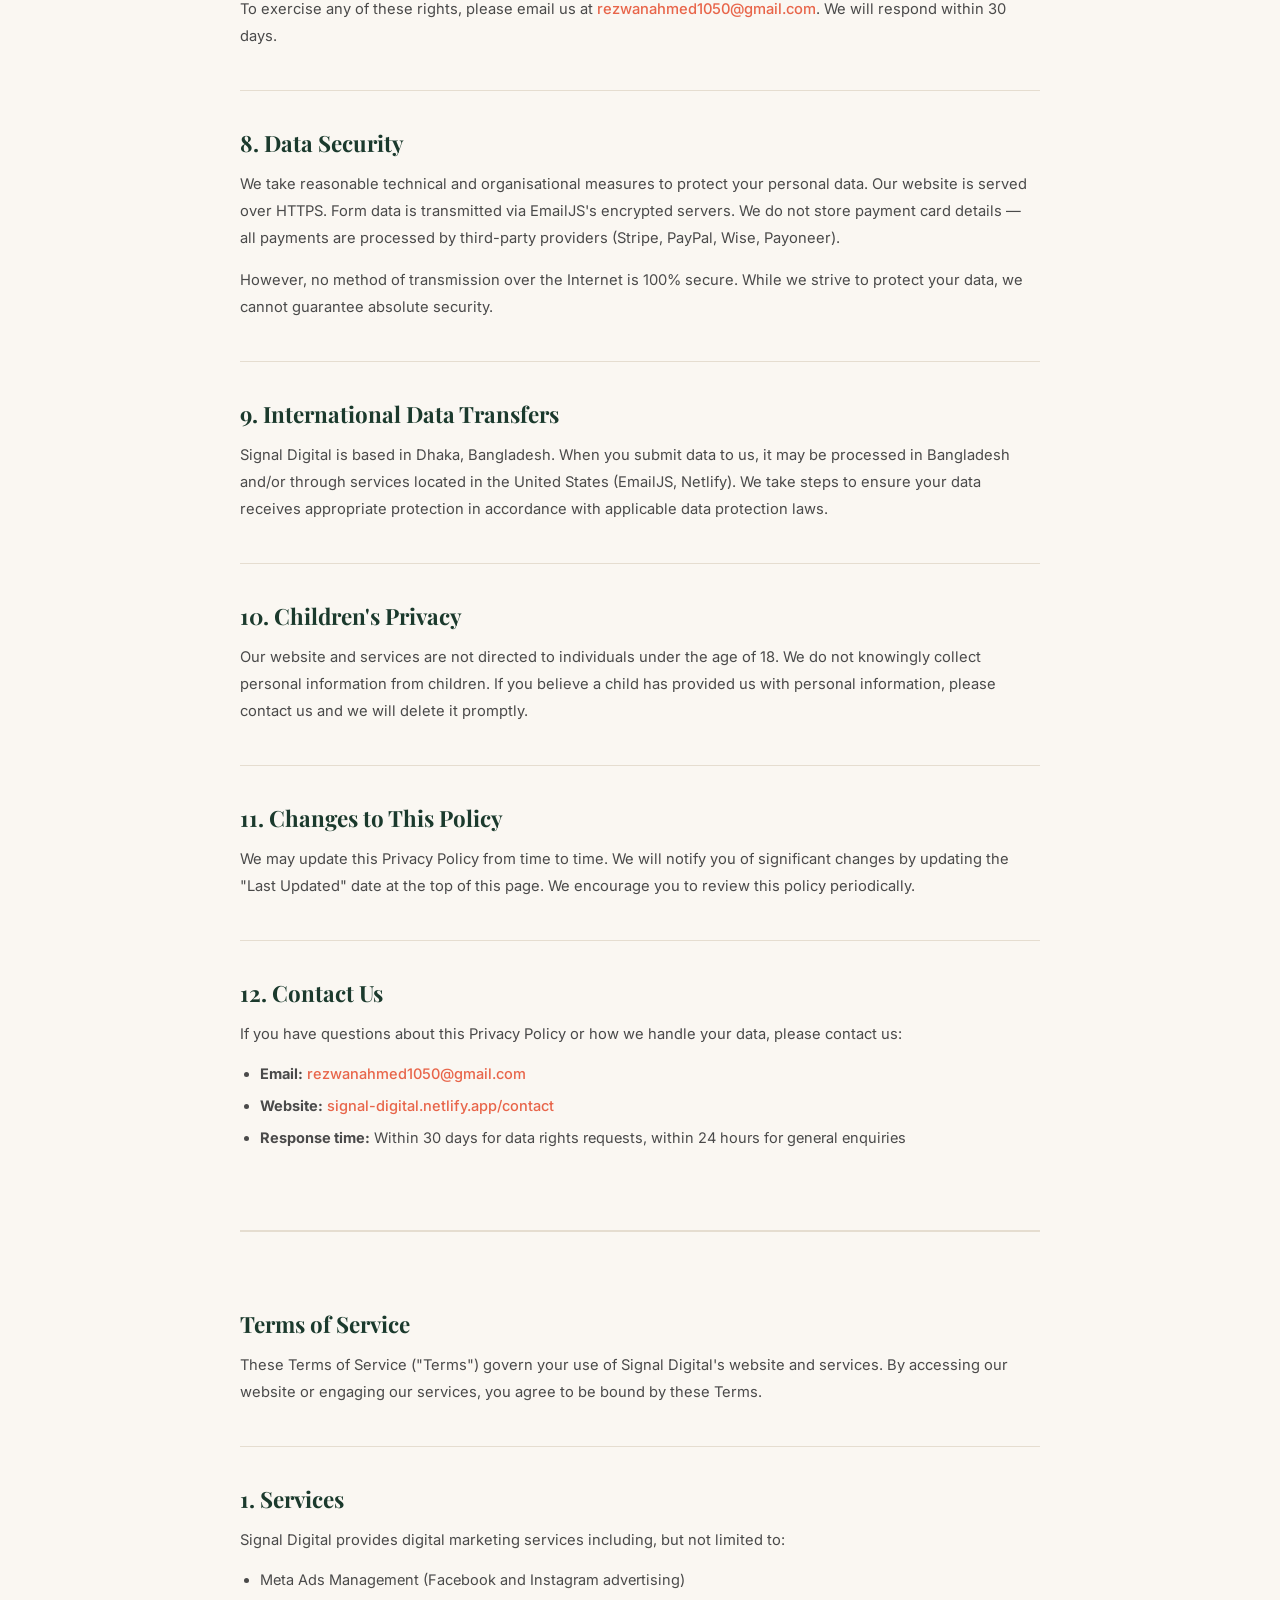
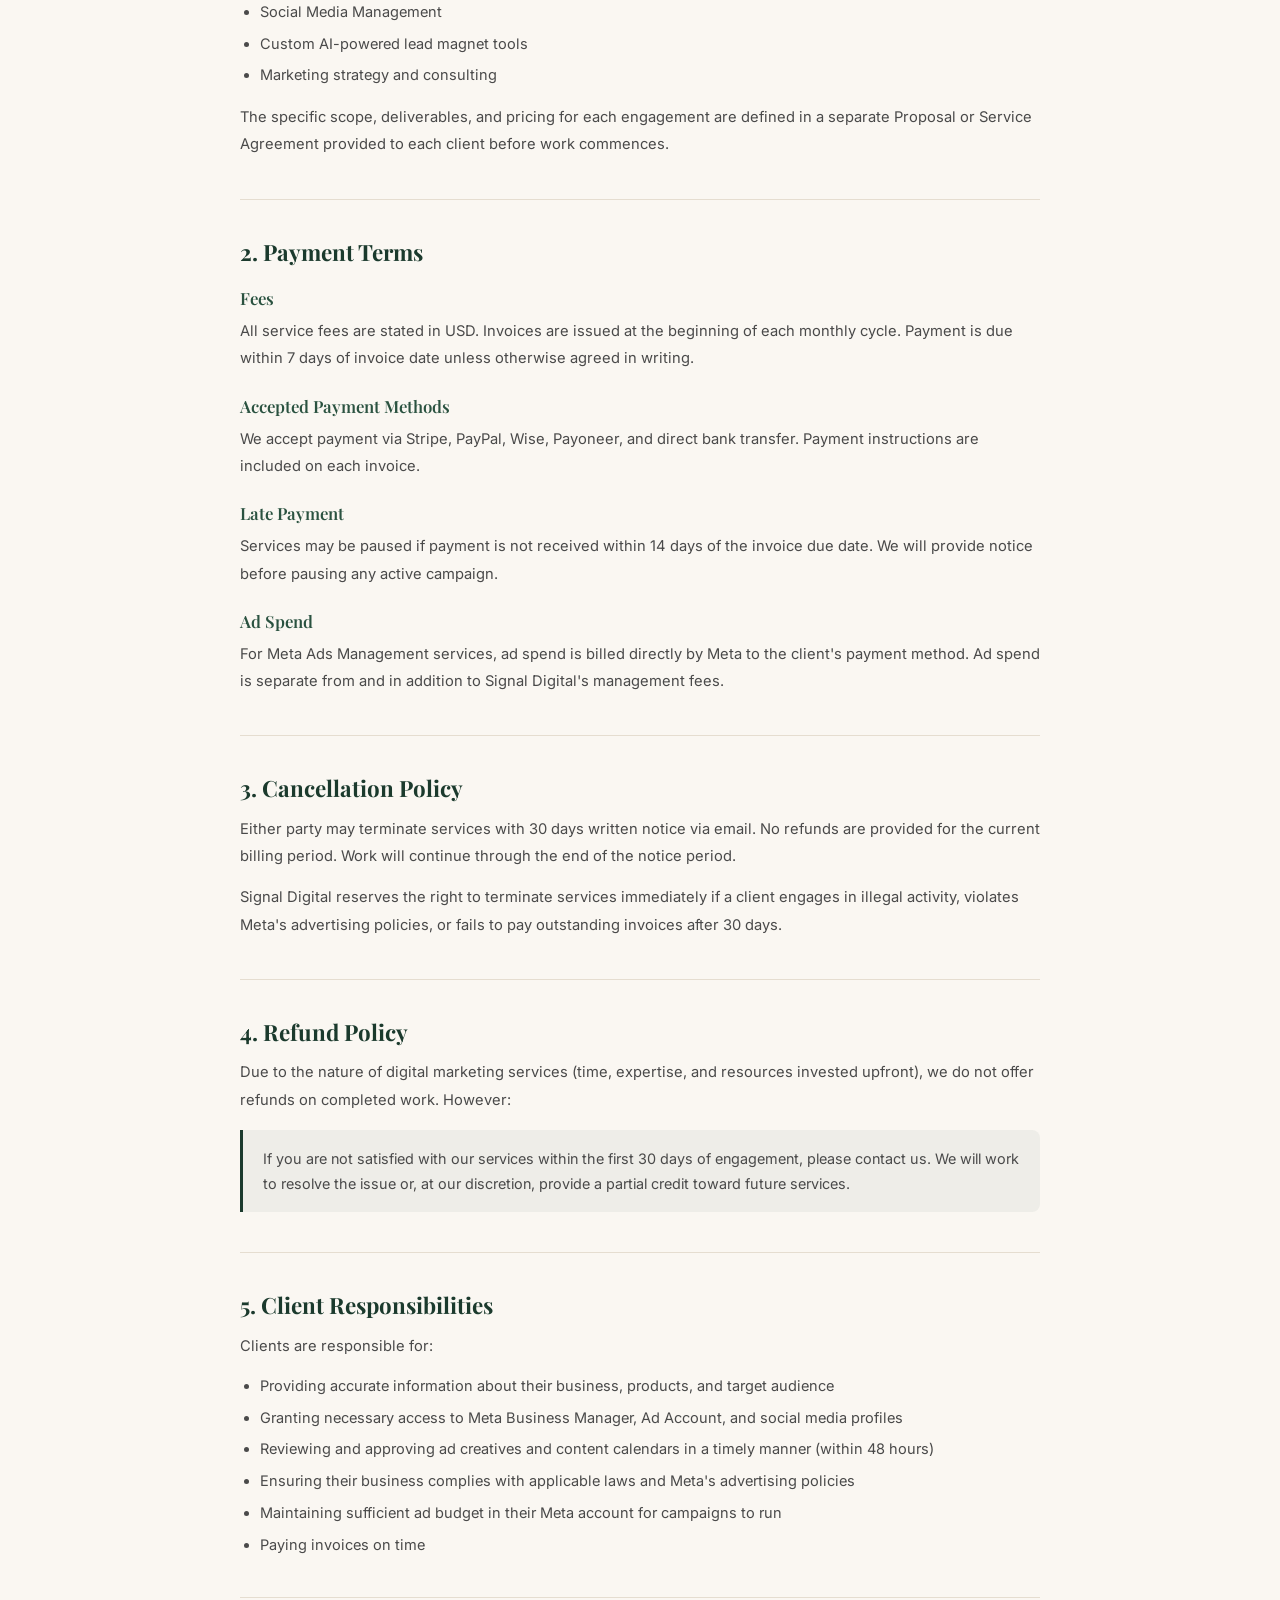
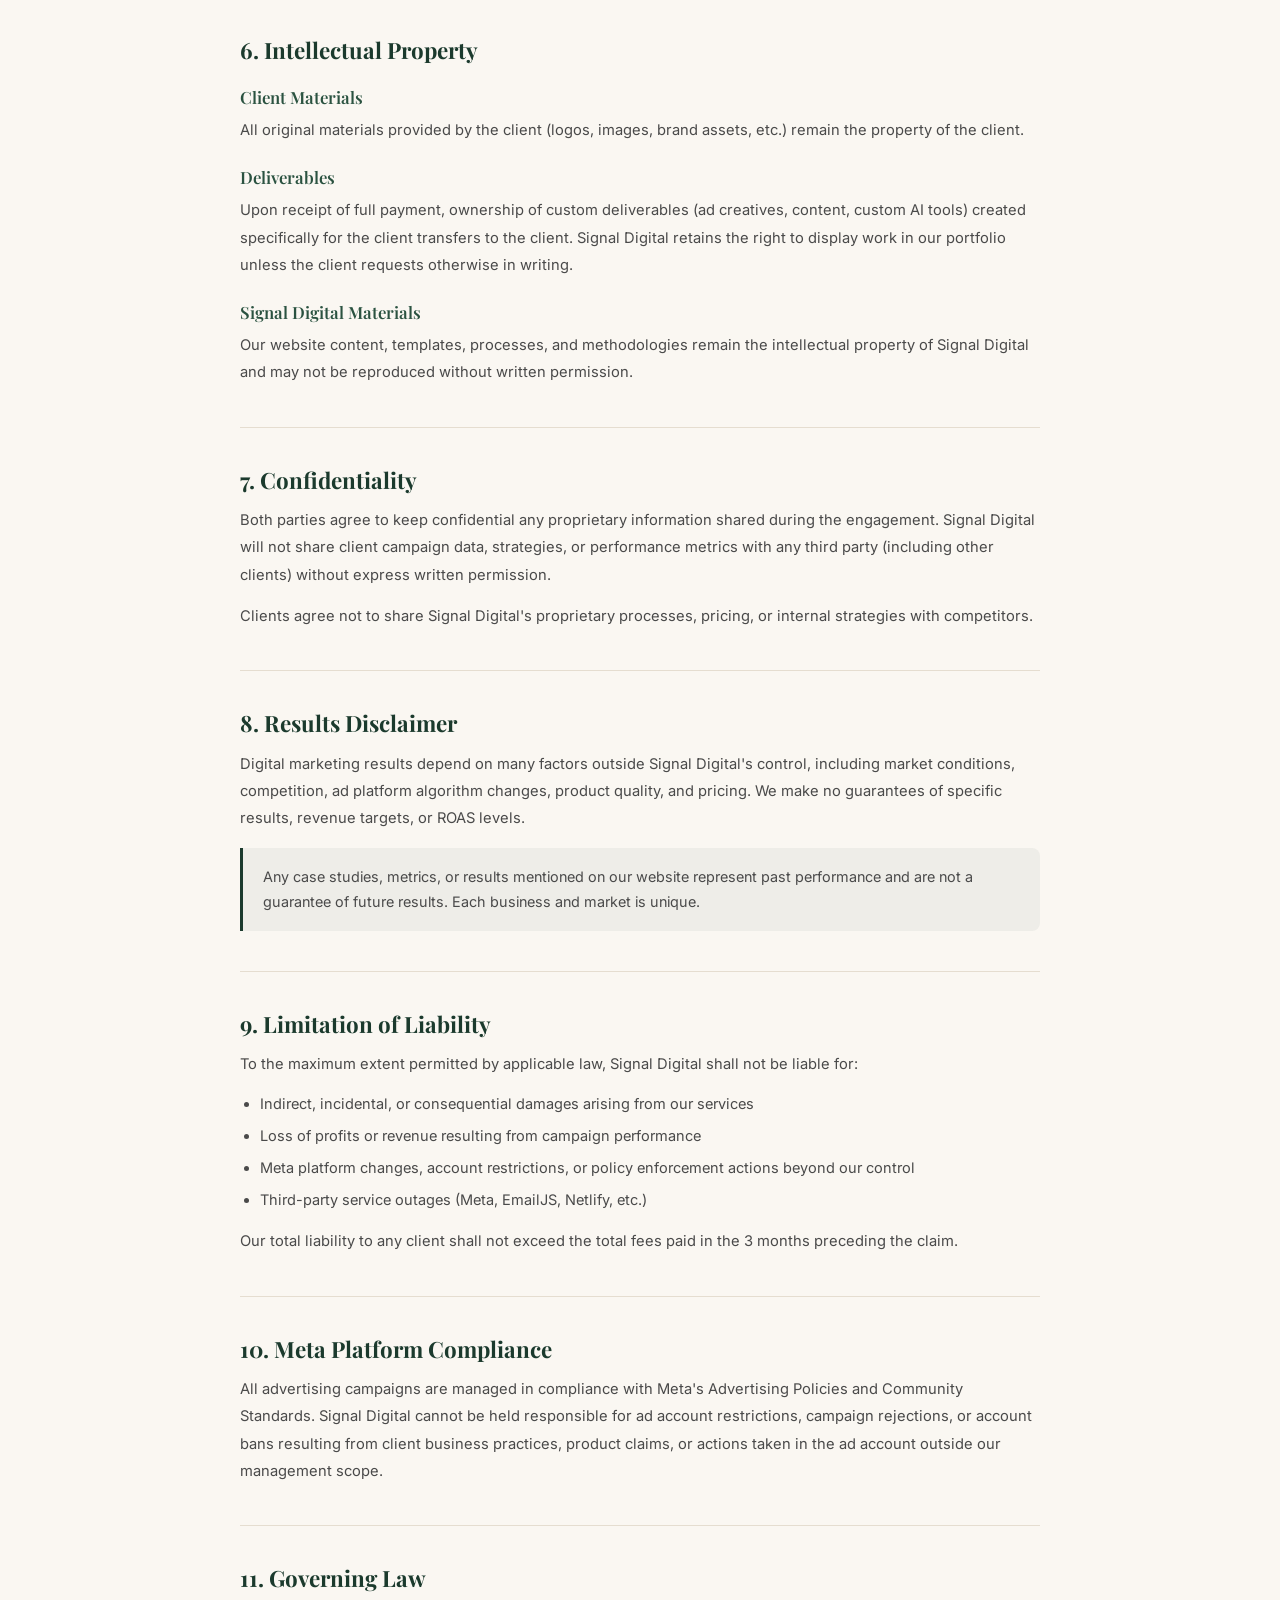
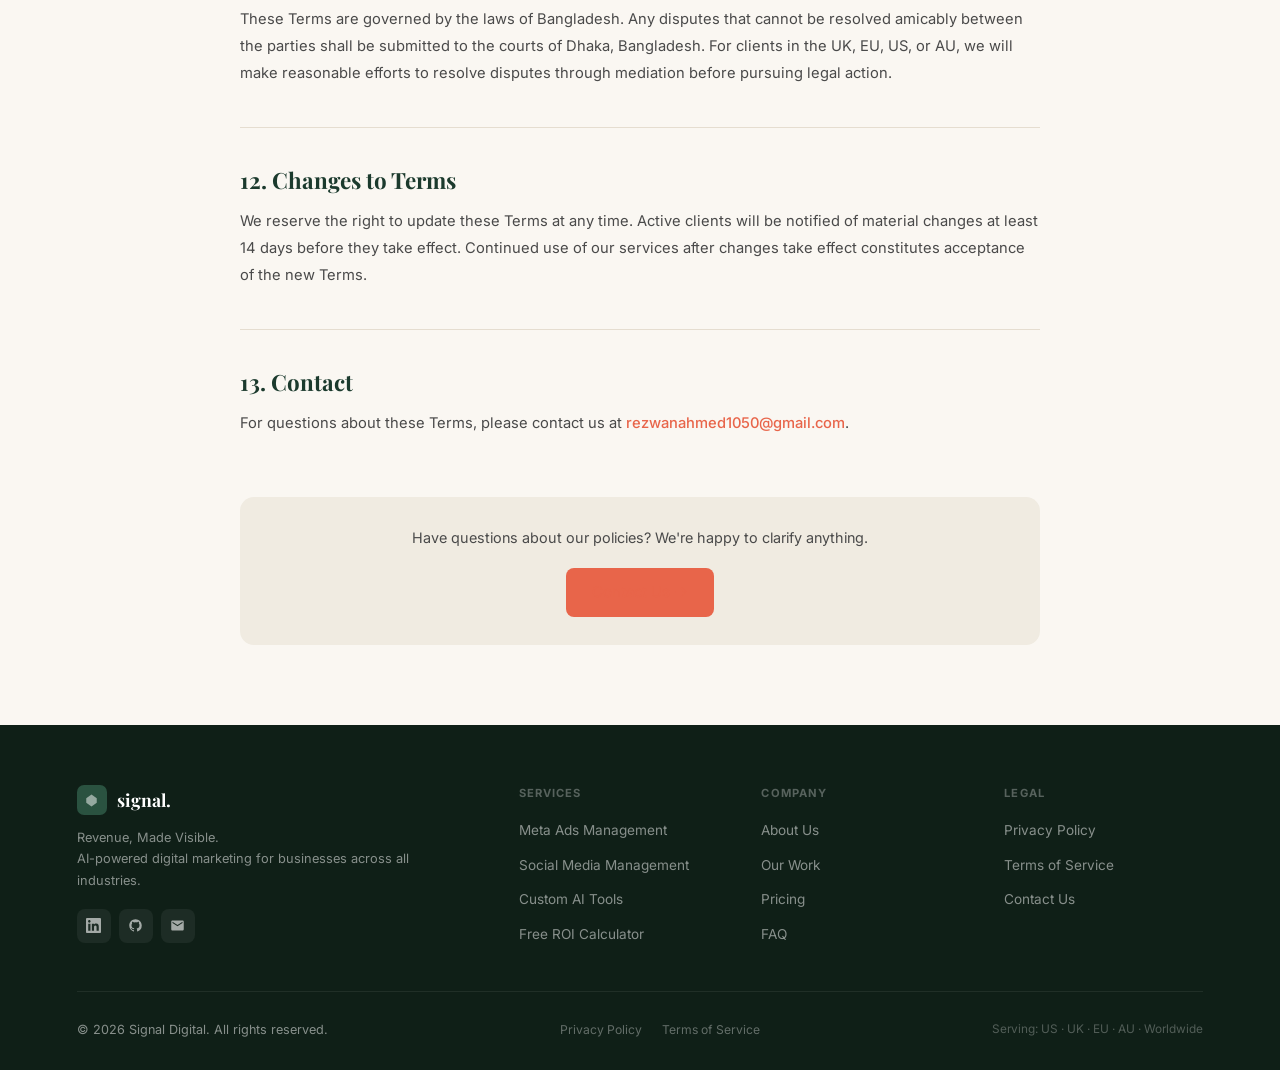
<file: privacy.html>
<!DOCTYPE html>
<html lang="en">
<head>
  <meta charset="UTF-8"/>
  <meta name="viewport" content="width=device-width,initial-scale=1.0"/>
  <title>Privacy Policy & Terms — Signal Digital</title>
  <meta name="description" content="Signal Digital's Privacy Policy and Terms of Service. Learn how we collect, use, and protect your data. GDPR compliant."/>
  <link rel="canonical" href="https://signal-digital.netlify.app/privacy.html"/>
  <link rel="preconnect" href="https://fonts.googleapis.com"/>
  <link rel="preconnect" href="https://fonts.gstatic.com" crossorigin/>
  <link href="https://fonts.googleapis.com/css2?family=Playfair+Display:wght@700;900&family=Inter:wght@400;500;600;700&display=swap" rel="stylesheet"/>
  <link rel="stylesheet" href="style.css"/>
  <style>
    .legal-hero{padding:140px 6% 64px;background:var(--green);text-align:center}
    .legal-hero h1{color:#fff;font-size:clamp(1.8rem,3.5vw,2.8rem);margin-bottom:12px}
    .legal-hero p{color:rgba(255,255,255,.6);font-size:.9rem}
    .legal-tabs{display:flex;gap:0;justify-content:center;margin-top:28px}
    .legal-tab{padding:10px 28px;background:rgba(255,255,255,.08);border:1px solid rgba(255,255,255,.15);color:rgba(255,255,255,.7);font-size:.85rem;font-weight:600;text-decoration:none;transition:all .2s}
    .legal-tab:first-child{border-radius:8px 0 0 8px}
    .legal-tab:last-child{border-radius:0 8px 8px 0;border-left:none}
    .legal-tab.active,.legal-tab:hover{background:var(--gold);border-color:var(--gold);color:var(--green)}
    #legal{padding:80px 6%}
    .legal-inner{max-width:800px;margin:0 auto}
    .legal-inner h2{font-size:1.4rem;margin:40px 0 14px;padding-top:40px;border-top:1px solid var(--border)}
    .legal-inner h2:first-child{margin-top:0;padding-top:0;border:none}
    .legal-inner h3{font-size:1.05rem;margin:24px 0 10px;color:var(--green-mid)}
    .legal-inner p{font-size:.92rem;color:var(--mid);line-height:1.85;margin-bottom:14px}
    .legal-inner ul{margin:10px 0 16px 20px;display:flex;flex-direction:column;gap:7px}
    .legal-inner ul li{font-size:.91rem;color:var(--mid);line-height:1.7}
    .legal-inner a{color:var(--coral);text-decoration:none;font-weight:500}
    .legal-inner a:hover{text-decoration:underline}
    .legal-updated{background:var(--cream-dark);border:1px solid var(--border);border-radius:10px;padding:14px 20px;margin-bottom:36px;font-size:.82rem;color:var(--light)}
    .legal-updated strong{color:var(--green)}
    .legal-highlight{background:rgba(27,58,45,.05);border-left:3px solid var(--green);border-radius:0 8px 8px 0;padding:16px 20px;margin:16px 0;font-size:.9rem;color:var(--mid);line-height:1.75}
  </style>
</head>
<body>
<nav id="nav">
  <a href="index.html" class="logo"><div class="logo-mark"><svg viewBox="0 0 20 20"><path d="M10 2L3 7v6l7 5 7-5V7z"/></svg></div><span class="logo-text">signal.</span></a>
  <ul class="nav-links">
    <li><a href="about.html">About</a></li>
    <li><a href="services.html">Services</a></li>
    <li><a href="work.html">Our Work</a></li>
    <li><a href="index.html#pricing">Pricing</a></li>
    <li><a href="index.html#faq">FAQ</a></li>
    <li><a href="contact.html" class="nav-cta">Get Started</a></li>
  </ul>
  <button class="hamburger" id="ham" aria-label="Menu"><span></span><span></span><span></span></button>
</nav>
<div class="mob-menu" id="mob">
  <a href="about.html" onclick="closeMob()">About</a>
  <a href="services.html" onclick="closeMob()">Services</a>
  <a href="work.html" onclick="closeMob()">Our Work</a>
  <a href="index.html#pricing" onclick="closeMob()">Pricing</a>
  <a href="index.html#faq" onclick="closeMob()">FAQ</a>
  <a href="contact.html" onclick="closeMob()">Get Started →</a>
</div>

<section class="legal-hero">
  <h1>Legal Documents</h1>
  <p>Last updated: August 2026</p>
  <div class="legal-tabs">
    <a href="#privacy" class="legal-tab active">Privacy Policy</a>
    <a href="#terms" class="legal-tab">Terms of Service</a>
  </div>
</section>

<section id="legal">
  <div class="legal-inner">
    <div class="legal-updated"><strong>Last Updated:</strong> August 18, 2026 · This policy applies to all visitors and clients of Signal Digital.</div>

    <!-- PRIVACY POLICY -->
    <h2 id="privacy">Privacy Policy</h2>
    <p>Signal Digital ("we", "us", "our") is committed to protecting your privacy. This Privacy Policy explains how we collect, use, disclose, and safeguard your information when you visit our website or use our services. Please read this carefully.</p>

    <h2>1. Information We Collect</h2>
    <h3>Information You Provide Directly</h3>
    <p>When you fill out our contact form, request a strategy call, or communicate with us, we may collect:</p>
    <ul>
      <li>Full name and email address</li>
      <li>Phone number or WhatsApp number (if provided)</li>
      <li>Business name and industry</li>
      <li>Marketing budget and service interests</li>
      <li>Messages and communications you send us</li>
    </ul>

    <h3>Information Collected Automatically</h3>
    <p>When you visit our website, we may automatically collect certain technical information including:</p>
    <ul>
      <li>IP address and browser type</li>
      <li>Pages viewed and time spent on each page</li>
      <li>Referring URL (how you found our website)</li>
      <li>Device type (desktop, mobile, tablet)</li>
    </ul>

    <h3>Information from Third-Party Services</h3>
    <p>We use EmailJS to process form submissions. When you submit a contact form, your data passes through EmailJS's servers. Please review <a href="https://www.emailjs.com/legal/privacy-policy/" target="_blank" rel="noopener">EmailJS's Privacy Policy</a> for details on how they handle your data.</p>

    <h2>2. How We Use Your Information</h2>
    <p>We use the information we collect for the following purposes:</p>
    <ul>
      <li><strong>To respond to your enquiries</strong> — We use your contact details to reply to your messages and schedule strategy calls</li>
      <li><strong>To provide our services</strong> — Client information is used to deliver and manage the marketing services you've engaged us for</li>
      <li><strong>To improve our website</strong> — Anonymised usage data helps us understand how to make our website more useful</li>
      <li><strong>To send service-related communications</strong> — We may send you emails related to your enquiry or active engagement with us</li>
    </ul>
    <div class="legal-highlight">We do not sell, rent, or trade your personal information to any third party. Ever.</div>

    <h2>3. Legal Basis for Processing (GDPR)</h2>
    <p>For users in the European Economic Area (EEA) and UK, we process your personal data on the following legal bases:</p>
    <ul>
      <li><strong>Consent</strong> — When you submit a contact form, you consent to us using your data to respond</li>
      <li><strong>Legitimate Interests</strong> — We have a legitimate interest in processing enquiries and improving our services</li>
      <li><strong>Contract</strong> — When you become a client, processing is necessary to fulfil our contractual obligations</li>
    </ul>

    <h2>4. Data Retention</h2>
    <p>We retain your personal data only as long as necessary:</p>
    <ul>
      <li><strong>Enquiries that don't convert to clients</strong> — Deleted within 12 months</li>
      <li><strong>Active client data</strong> — Retained for the duration of the engagement plus 2 years</li>
      <li><strong>Financial records</strong> — Retained for 7 years as required by applicable law</li>
    </ul>

    <h2>5. Third-Party Services</h2>
    <p>Our website and services interact with the following third-party services:</p>
    <ul>
      <li><strong>EmailJS</strong> — Form submission processing (<a href="https://www.emailjs.com/legal/privacy-policy/" target="_blank" rel="noopener">Privacy Policy</a>)</li>
      <li><strong>Netlify</strong> — Website hosting (<a href="https://www.netlify.com/privacy/" target="_blank" rel="noopener">Privacy Policy</a>)</li>
      <li><strong>Google Fonts</strong> — Font delivery (no cookies set)</li>
      <li><strong>Meta (Facebook/Instagram)</strong> — For clients' advertising campaigns only, under separate data processing agreements</li>
    </ul>

    <h2>6. Cookies</h2>
    <p>Our website uses minimal cookies. We do not use tracking cookies, advertising cookies, or third-party analytics cookies. Google Fonts may set a cookie to deliver fonts efficiently. You can disable cookies in your browser settings without affecting your ability to use our website.</p>

    <h2>7. Your Rights</h2>
    <p>Depending on your location, you may have the following rights regarding your personal data:</p>
    <ul>
      <li><strong>Right to access</strong> — Request a copy of the data we hold about you</li>
      <li><strong>Right to rectification</strong> — Request correction of inaccurate data</li>
      <li><strong>Right to erasure</strong> — Request deletion of your personal data ("right to be forgotten")</li>
      <li><strong>Right to restrict processing</strong> — Request that we limit how we use your data</li>
      <li><strong>Right to data portability</strong> — Request your data in a portable format</li>
      <li><strong>Right to object</strong> — Object to our processing of your data</li>
    </ul>
    <p>To exercise any of these rights, please email us at <a href="mailto:rezwanahmed1050@gmail.com">rezwanahmed1050@gmail.com</a>. We will respond within 30 days.</p>

    <h2>8. Data Security</h2>
    <p>We take reasonable technical and organisational measures to protect your personal data. Our website is served over HTTPS. Form data is transmitted via EmailJS's encrypted servers. We do not store payment card details — all payments are processed by third-party providers (Stripe, PayPal, Wise, Payoneer).</p>
    <p>However, no method of transmission over the Internet is 100% secure. While we strive to protect your data, we cannot guarantee absolute security.</p>

    <h2>9. International Data Transfers</h2>
    <p>Signal Digital is based in Dhaka, Bangladesh. When you submit data to us, it may be processed in Bangladesh and/or through services located in the United States (EmailJS, Netlify). We take steps to ensure your data receives appropriate protection in accordance with applicable data protection laws.</p>

    <h2>10. Children's Privacy</h2>
    <p>Our website and services are not directed to individuals under the age of 18. We do not knowingly collect personal information from children. If you believe a child has provided us with personal information, please contact us and we will delete it promptly.</p>

    <h2>11. Changes to This Policy</h2>
    <p>We may update this Privacy Policy from time to time. We will notify you of significant changes by updating the "Last Updated" date at the top of this page. We encourage you to review this policy periodically.</p>

    <h2>12. Contact Us</h2>
    <p>If you have questions about this Privacy Policy or how we handle your data, please contact us:</p>
    <ul>
      <li><strong>Email:</strong> <a href="mailto:rezwanahmed1050@gmail.com">rezwanahmed1050@gmail.com</a></li>
      <li><strong>Website:</strong> <a href="contact.html">signal-digital.netlify.app/contact</a></li>
      <li><strong>Response time:</strong> Within 30 days for data rights requests, within 24 hours for general enquiries</li>
    </ul>

    <!-- TERMS OF SERVICE -->
    <h2 id="terms" style="margin-top:80px;padding-top:80px;border-top:2px solid var(--border)">Terms of Service</h2>
    <p>These Terms of Service ("Terms") govern your use of Signal Digital's website and services. By accessing our website or engaging our services, you agree to be bound by these Terms.</p>

    <h2>1. Services</h2>
    <p>Signal Digital provides digital marketing services including, but not limited to:</p>
    <ul>
      <li>Meta Ads Management (Facebook and Instagram advertising)</li>
      <li>Social Media Management</li>
      <li>Custom AI-powered lead magnet tools</li>
      <li>Marketing strategy and consulting</li>
    </ul>
    <p>The specific scope, deliverables, and pricing for each engagement are defined in a separate Proposal or Service Agreement provided to each client before work commences.</p>

    <h2>2. Payment Terms</h2>
    <h3>Fees</h3>
    <p>All service fees are stated in USD. Invoices are issued at the beginning of each monthly cycle. Payment is due within 7 days of invoice date unless otherwise agreed in writing.</p>
    <h3>Accepted Payment Methods</h3>
    <p>We accept payment via Stripe, PayPal, Wise, Payoneer, and direct bank transfer. Payment instructions are included on each invoice.</p>
    <h3>Late Payment</h3>
    <p>Services may be paused if payment is not received within 14 days of the invoice due date. We will provide notice before pausing any active campaign.</p>
    <h3>Ad Spend</h3>
    <p>For Meta Ads Management services, ad spend is billed directly by Meta to the client's payment method. Ad spend is separate from and in addition to Signal Digital's management fees.</p>

    <h2>3. Cancellation Policy</h2>
    <p>Either party may terminate services with 30 days written notice via email. No refunds are provided for the current billing period. Work will continue through the end of the notice period.</p>
    <p>Signal Digital reserves the right to terminate services immediately if a client engages in illegal activity, violates Meta's advertising policies, or fails to pay outstanding invoices after 30 days.</p>

    <h2>4. Refund Policy</h2>
    <p>Due to the nature of digital marketing services (time, expertise, and resources invested upfront), we do not offer refunds on completed work. However:</p>
    <div class="legal-highlight">If you are not satisfied with our services within the first 30 days of engagement, please contact us. We will work to resolve the issue or, at our discretion, provide a partial credit toward future services.</div>

    <h2>5. Client Responsibilities</h2>
    <p>Clients are responsible for:</p>
    <ul>
      <li>Providing accurate information about their business, products, and target audience</li>
      <li>Granting necessary access to Meta Business Manager, Ad Account, and social media profiles</li>
      <li>Reviewing and approving ad creatives and content calendars in a timely manner (within 48 hours)</li>
      <li>Ensuring their business complies with applicable laws and Meta's advertising policies</li>
      <li>Maintaining sufficient ad budget in their Meta account for campaigns to run</li>
      <li>Paying invoices on time</li>
    </ul>

    <h2>6. Intellectual Property</h2>
    <h3>Client Materials</h3>
    <p>All original materials provided by the client (logos, images, brand assets, etc.) remain the property of the client.</p>
    <h3>Deliverables</h3>
    <p>Upon receipt of full payment, ownership of custom deliverables (ad creatives, content, custom AI tools) created specifically for the client transfers to the client. Signal Digital retains the right to display work in our portfolio unless the client requests otherwise in writing.</p>
    <h3>Signal Digital Materials</h3>
    <p>Our website content, templates, processes, and methodologies remain the intellectual property of Signal Digital and may not be reproduced without written permission.</p>

    <h2>7. Confidentiality</h2>
    <p>Both parties agree to keep confidential any proprietary information shared during the engagement. Signal Digital will not share client campaign data, strategies, or performance metrics with any third party (including other clients) without express written permission.</p>
    <p>Clients agree not to share Signal Digital's proprietary processes, pricing, or internal strategies with competitors.</p>

    <h2>8. Results Disclaimer</h2>
    <p>Digital marketing results depend on many factors outside Signal Digital's control, including market conditions, competition, ad platform algorithm changes, product quality, and pricing. We make no guarantees of specific results, revenue targets, or ROAS levels.</p>
    <div class="legal-highlight">Any case studies, metrics, or results mentioned on our website represent past performance and are not a guarantee of future results. Each business and market is unique.</div>

    <h2>9. Limitation of Liability</h2>
    <p>To the maximum extent permitted by applicable law, Signal Digital shall not be liable for:</p>
    <ul>
      <li>Indirect, incidental, or consequential damages arising from our services</li>
      <li>Loss of profits or revenue resulting from campaign performance</li>
      <li>Meta platform changes, account restrictions, or policy enforcement actions beyond our control</li>
      <li>Third-party service outages (Meta, EmailJS, Netlify, etc.)</li>
    </ul>
    <p>Our total liability to any client shall not exceed the total fees paid in the 3 months preceding the claim.</p>

    <h2>10. Meta Platform Compliance</h2>
    <p>All advertising campaigns are managed in compliance with Meta's Advertising Policies and Community Standards. Signal Digital cannot be held responsible for ad account restrictions, campaign rejections, or account bans resulting from client business practices, product claims, or actions taken in the ad account outside our management scope.</p>

    <h2>11. Governing Law</h2>
    <p>These Terms are governed by the laws of Bangladesh. Any disputes that cannot be resolved amicably between the parties shall be submitted to the courts of Dhaka, Bangladesh. For clients in the UK, EU, US, or AU, we will make reasonable efforts to resolve disputes through mediation before pursuing legal action.</p>

    <h2>12. Changes to Terms</h2>
    <p>We reserve the right to update these Terms at any time. Active clients will be notified of material changes at least 14 days before they take effect. Continued use of our services after changes take effect constitutes acceptance of the new Terms.</p>

    <h2>13. Contact</h2>
    <p>For questions about these Terms, please contact us at <a href="mailto:rezwanahmed1050@gmail.com">rezwanahmed1050@gmail.com</a>.</p>

    <div style="margin-top:60px;padding:28px;background:var(--cream-dark);border-radius:14px;text-align:center">
      <p style="color:var(--mid);font-size:.9rem;margin-bottom:16px">Have questions about our policies? We're happy to clarify anything.</p>
      <a href="contact.html" class="btn btn-coral">Contact Us →</a>
    </div>
  </div>
</section>

<footer>
  <div class="footer-wrap">
    <div class="footer-top">
      <div><div class="footer-brand"><div class="fbrand-mark"><svg viewBox="0 0 20 20"><path d="M10 2L3 7v6l7 5 7-5V7z" fill="currentColor"/></svg></div><span class="fbrand-text">signal.</span></div><p class="footer-tagline">Revenue, Made Visible.<br/>AI-powered digital marketing for businesses across all industries.</p><div class="fsocials"><a href="https://linkedin.com/in/shakib-rezwan" target="_blank" rel="noopener" class="fsocial" aria-label="LinkedIn"><svg viewBox="0 0 24 24"><path d="M20.447 20.452h-3.554v-5.569c0-1.328-.027-3.037-1.852-3.037-1.853 0-2.136 1.445-2.136 2.939v5.667H9.351V9h3.414v1.561h.046c.477-.9 1.637-1.85 3.37-1.85 3.601 0 4.267 2.37 4.267 5.455v6.286zM5.337 7.433c-1.144 0-2.063-.926-2.063-2.065 0-1.138.92-2.063 2.063-2.063 1.14 0 2.064.925 2.064 2.063 0 1.139-.925 2.065-2.064 2.065zm1.782 13.019H3.555V9h3.564v11.452zM22.225 0H1.771C.792 0 0 .774 0 1.729v20.542C0 23.227.792 24 1.771 24h20.451C23.2 24 24 23.227 24 22.271V1.729C24 .774 23.2 0 22.222 0h.003z"/></svg></a><a href="https://github.com/rezwanahmed1050-lab" target="_blank" rel="noopener" class="fsocial" aria-label="GitHub"><svg viewBox="0 0 24 24"><path d="M12 2C6.48 2 2 6.48 2 12c0 4.42 2.87 8.17 6.84 9.5.5.09.68-.22.68-.48v-1.7c-2.78.6-3.37-1.34-3.37-1.34-.46-1.16-1.11-1.47-1.11-1.47-.91-.62.07-.6.07-.6 1 .07 1.53 1.03 1.53 1.03.89 1.52 2.34 1.08 2.91.83.09-.65.35-1.09.63-1.34-2.22-.25-4.56-1.11-4.56-4.94 0-1.09.39-1.98 1.03-2.68-.1-.25-.45-1.27.1-2.64 0 0 .84-.27 2.75 1.02A9.56 9.56 0 0112 6.8c.85 0 1.7.11 2.5.33 1.91-1.29 2.75-1.02 2.75-1.02.55 1.37.2 2.39.1 2.64.64.7 1.03 1.59 1.03 2.68 0 3.84-2.34 4.69-4.57 4.94.36.31.68.92.68 1.85v2.74c0 .27.18.58.69.48A10.01 10.01 0 0022 12c0-5.52-4.48-10-10-10z"/></svg></a><a href="mailto:rezwanahmed1050@gmail.com" class="fsocial" aria-label="Email"><svg viewBox="0 0 24 24"><path d="M20 4H4c-1.1 0-2 .9-2 2v12c0 1.1.9 2 2 2h16c1.1 0 2-.9 2-2V6c0-1.1-.9-2-2-2zm0 4l-8 5-8-5V6l8 5 8-5v2z"/></svg></a></div></div>
      <div class="footer-col"><h4>Services</h4><ul><li><a href="services.html#meta-ads">Meta Ads Management</a></li><li><a href="services.html#social-media">Social Media Management</a></li><li><a href="services.html#ai-tools">Custom AI Tools</a></li><li><a href="https://signal-roi-calculator.netlify.app" target="_blank">Free ROI Calculator</a></li></ul></div>
      <div class="footer-col"><h4>Company</h4><ul><li><a href="about.html">About Us</a></li><li><a href="work.html">Our Work</a></li><li><a href="index.html#pricing">Pricing</a></li><li><a href="index.html#faq">FAQ</a></li></ul></div>
      <div class="footer-col"><h4>Legal</h4><ul><li><a href="privacy.html#privacy">Privacy Policy</a></li><li><a href="privacy.html#terms">Terms of Service</a></li><li><a href="contact.html">Contact Us</a></li></ul></div>
    </div>
    <div class="footer-bottom"><p>© 2026 Signal Digital. All rights reserved.</p><div class="footer-legal"><a href="privacy.html#privacy">Privacy Policy</a><a href="privacy.html#terms">Terms of Service</a></div><p class="footer-markets">Serving: US · UK · EU · AU · Worldwide</p></div>
  </div>
</footer>
<script src="shared.js"></script>
</body>
</html>
</file>
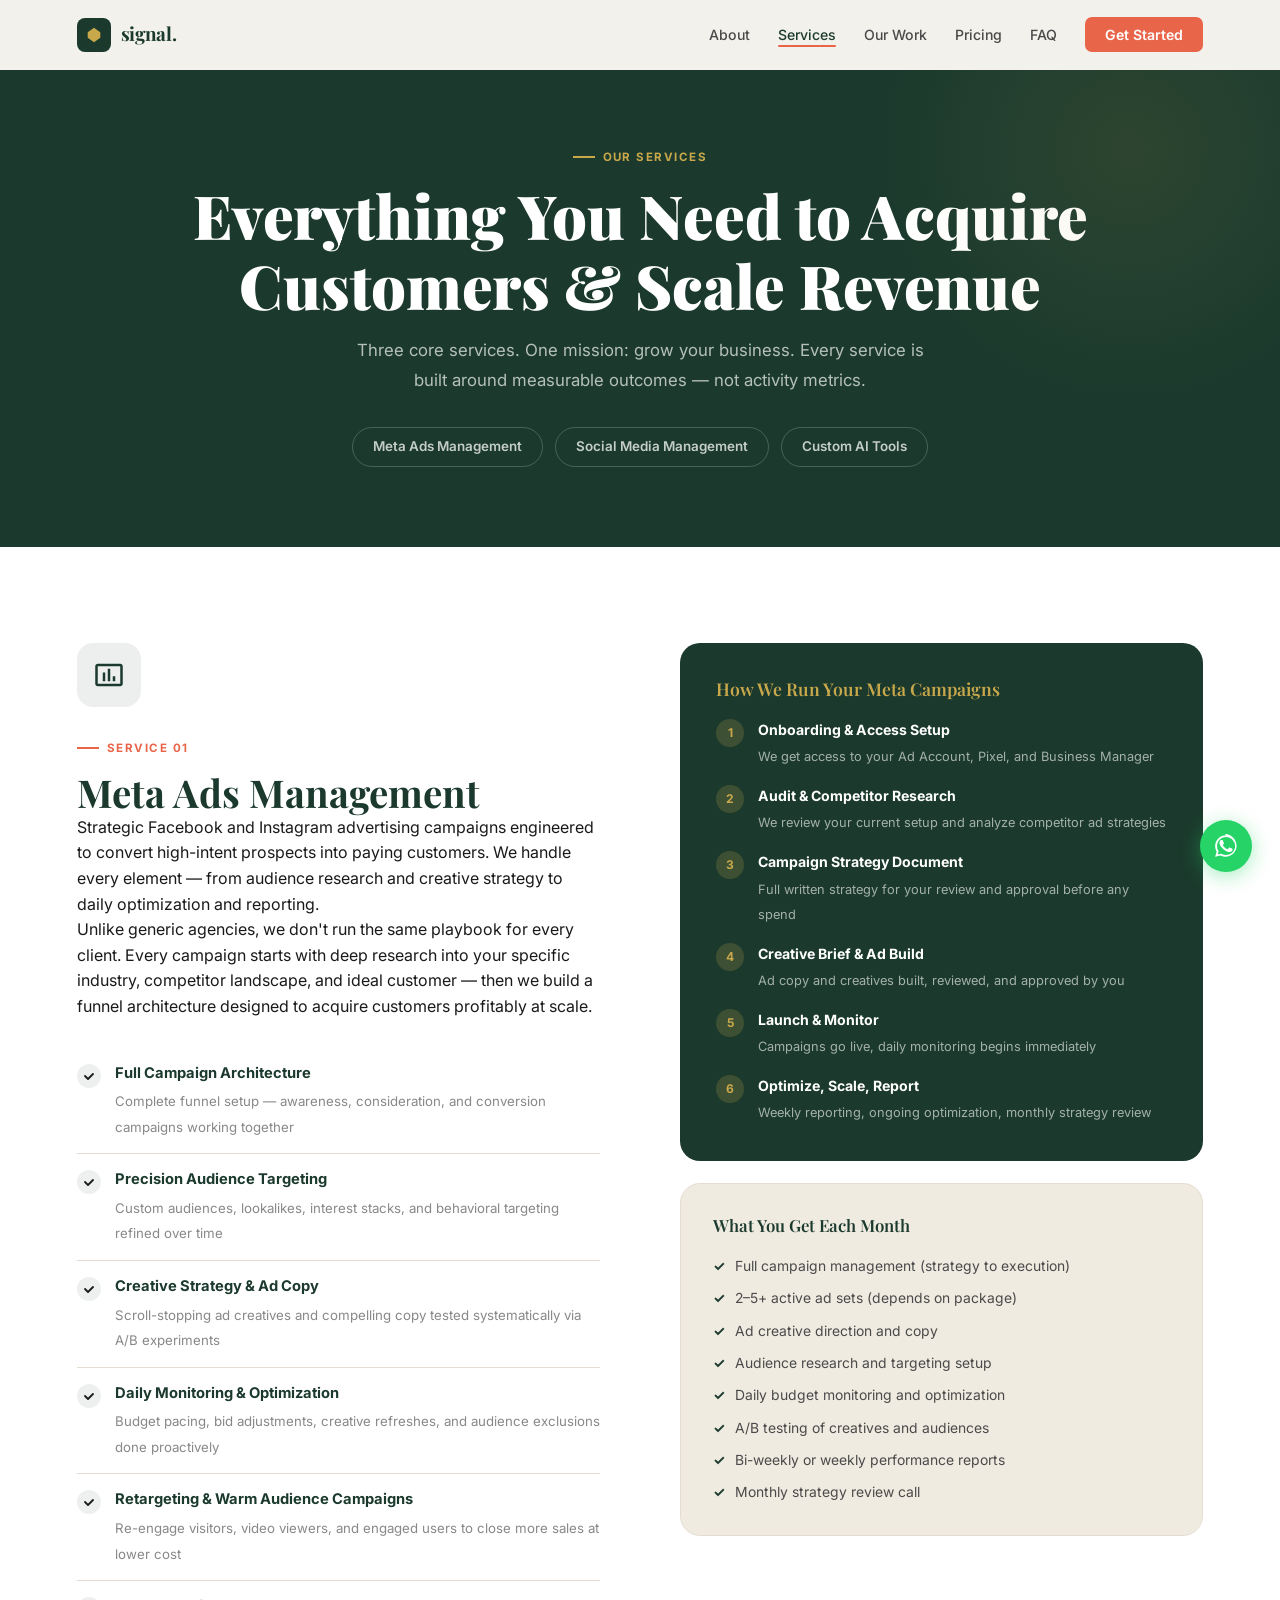
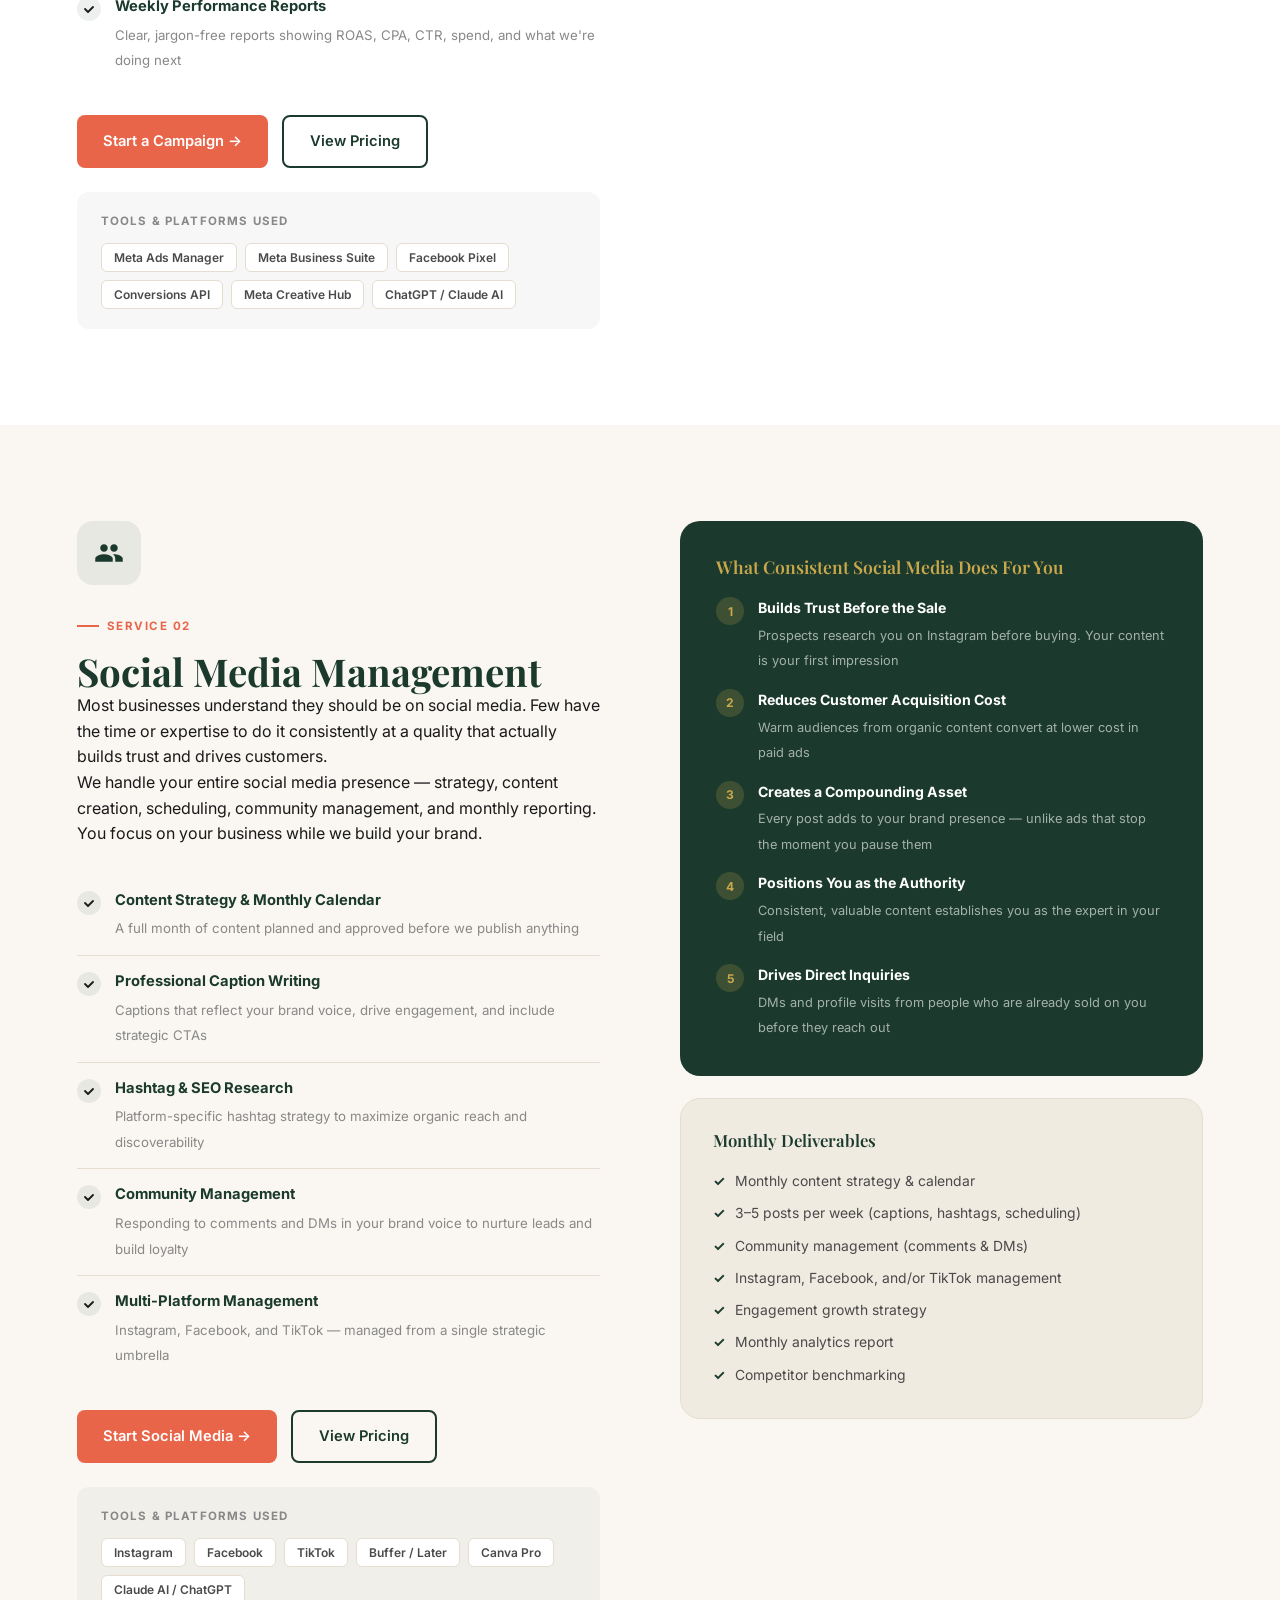
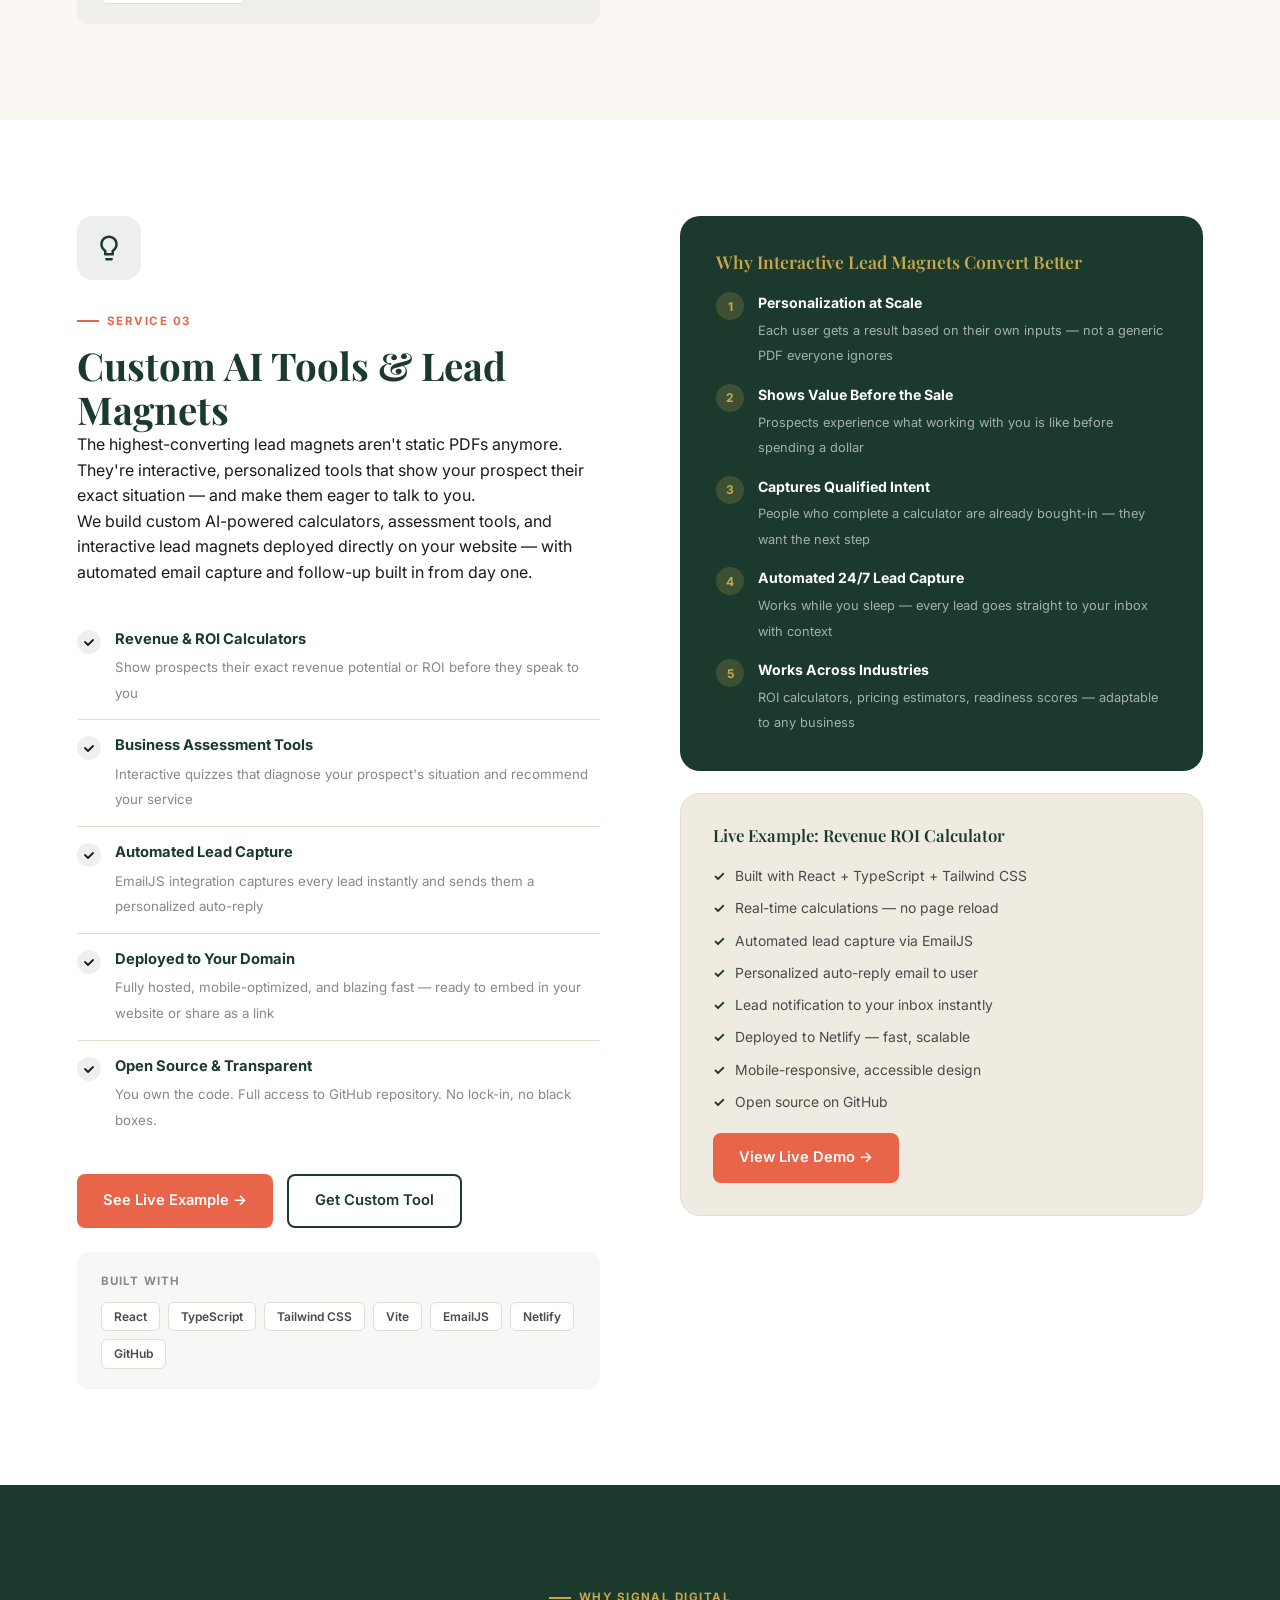
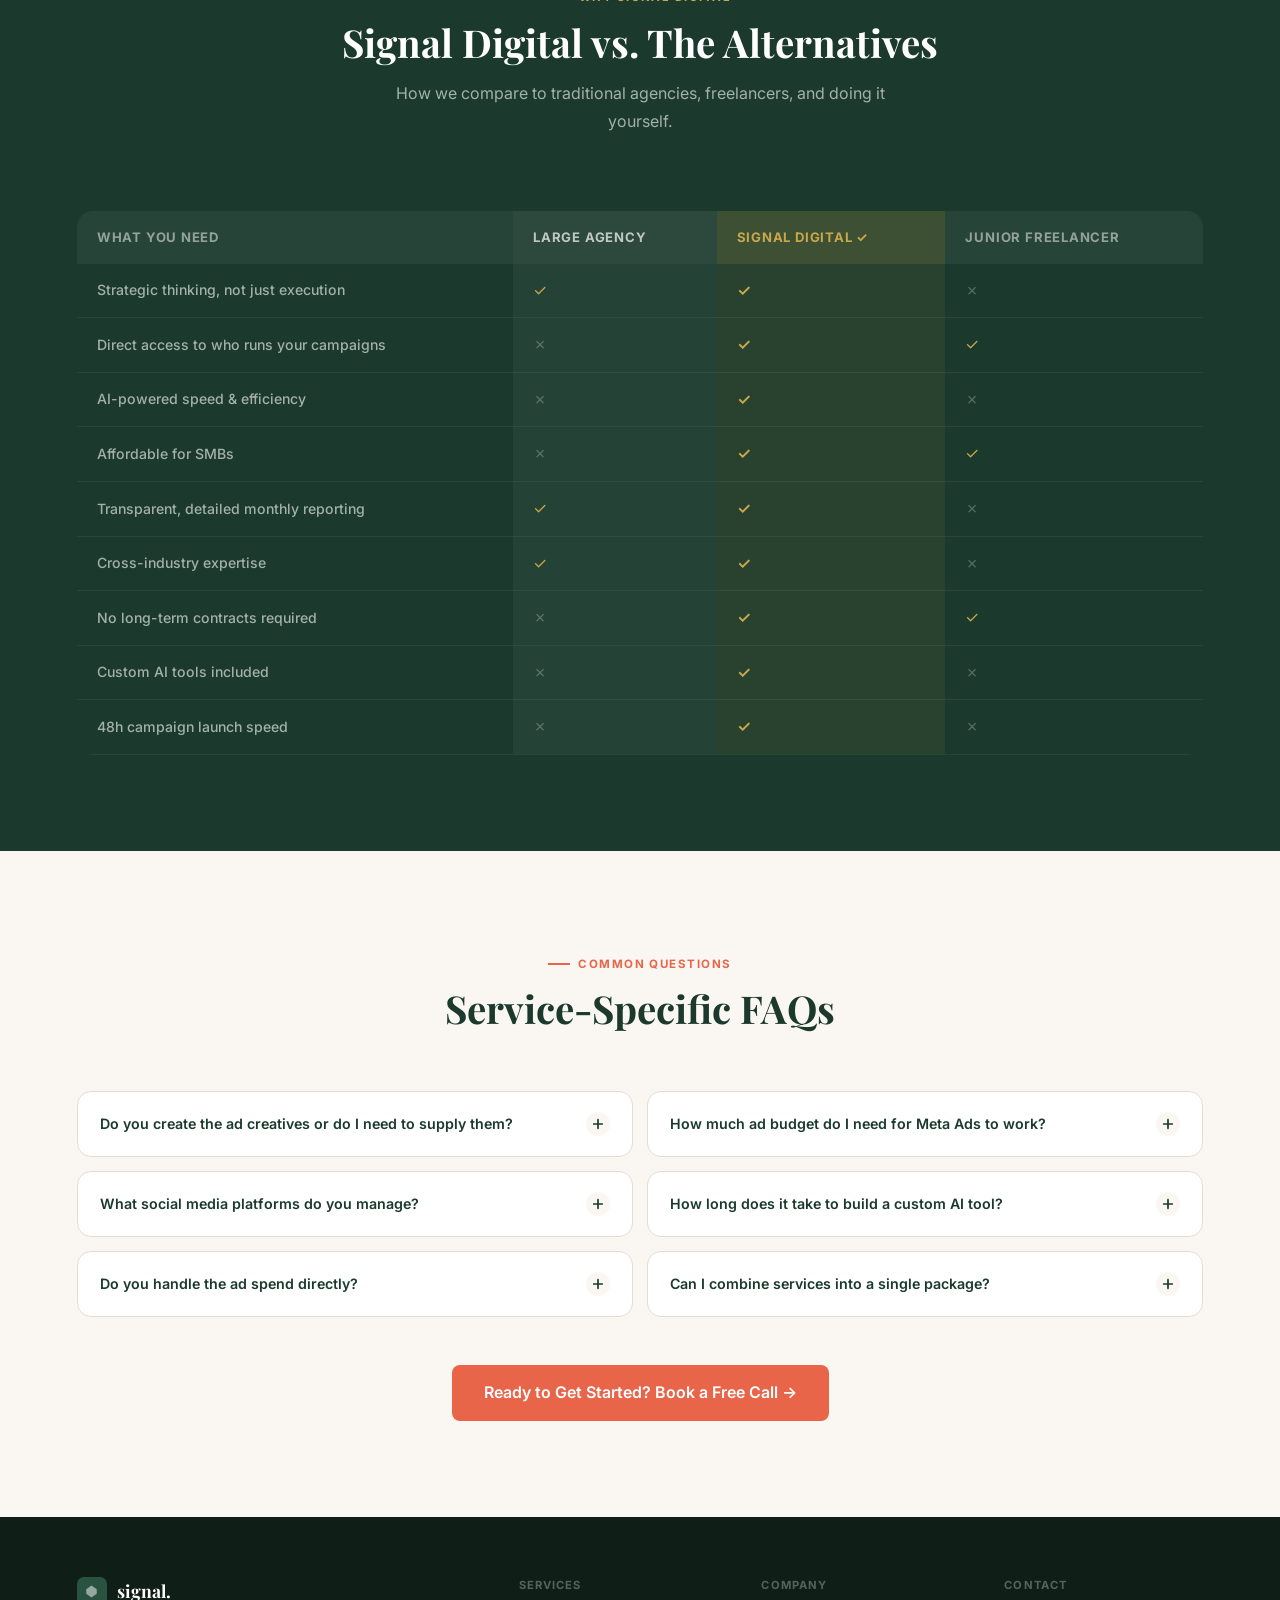
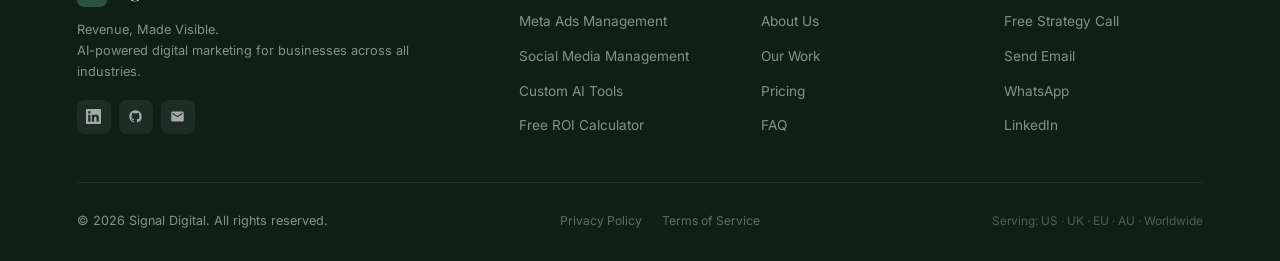
<file: services.html>
<!DOCTYPE html>
<html lang="en">
<head>
  <meta charset="UTF-8"/>
  <meta name="viewport" content="width=device-width,initial-scale=1.0"/>
  <title>Services — Signal Digital | Meta Ads, Social Media & AI Tools</title>
  <meta name="description" content="Signal Digital offers Meta Ads Management, Social Media Management, and custom AI lead magnet tools for businesses across all industries. Transparent pricing. Real results."/>
  <link rel="canonical" href="https://signal-digital.netlify.app/services.html"/>
  <meta property="og:title" content="Services — Signal Digital"/>
  <meta property="og:description" content="Meta Ads Management, Social Media Management, and custom AI tools for businesses across all industries."/>
  <meta property="og:type" content="website"/>
  <link rel="preconnect" href="https://fonts.googleapis.com"/>
  <link rel="preconnect" href="https://fonts.gstatic.com" crossorigin/>
  <link href="https://fonts.googleapis.com/css2?family=Playfair+Display:wght@700;900&family=Inter:wght@400;500;600;700&display=swap" rel="stylesheet"/>
  <link rel="stylesheet" href="style.css"/>
  <style>
    .svc-hero{padding:140px 6% 80px;background:var(--green);position:relative;overflow:hidden;text-align:center}
    .svc-hero::before{content:'';position:absolute;top:-100px;right:-100px;width:500px;height:500px;background:radial-gradient(circle,rgba(201,168,76,.1) 0%,transparent 70%);pointer-events:none}
    .svc-hero h1{color:#fff;margin-bottom:16px}
    .svc-hero p{color:rgba(255,255,255,.68);font-size:1.05rem;max-width:580px;margin:0 auto 32px;line-height:1.8}
    .svc-nav{display:flex;gap:12px;justify-content:center;flex-wrap:wrap}
    .svc-nav-btn{padding:8px 20px;border-radius:100px;border:1px solid rgba(255,255,255,.2);color:rgba(255,255,255,.75);font-size:.84rem;font-weight:600;text-decoration:none;transition:all .2s}
    .svc-nav-btn:hover{background:rgba(255,255,255,.1);color:#fff;border-color:rgba(255,255,255,.4)}
    /* SERVICE SECTIONS */
    .svc-section{padding:96px 6%}
    .svc-section:nth-child(even){background:var(--white)}
    .svc-section:nth-child(odd){background:var(--cream)}
    .svc-detail-grid{display:grid;grid-template-columns:1fr 1fr;gap:80px;align-items:start}
    .svc-detail-grid.reverse{direction:rtl}
    .svc-detail-grid.reverse > *{direction:ltr}
    .svc-detail-icon{width:64px;height:64px;background:rgba(27,58,45,.08);border-radius:16px;display:flex;align-items:center;justify-content:center;margin-bottom:24px}
    .svc-detail-icon svg{width:30px;height:30px;fill:var(--green)}
    .svc-detail h2{margin-bottom:16px}
    .svc-detail p{font-size:.97rem;color:var(--mid);line-height:1.82;margin-bottom:20px}
    .svc-detail-features{margin:28px 0}
    .svc-feature{display:flex;gap:14px;align-items:flex-start;padding:14px 0;border-bottom:1px solid var(--border)}
    .svc-feature:last-child{border:none}
    .svc-feature-check{width:24px;height:24px;background:rgba(27,58,45,.08);border-radius:50%;display:flex;align-items:center;justify-content:center;flex-shrink:0;margin-top:2px}
    .svc-feature-check svg{width:12px;height:12px;fill:var(--green)}
    .svc-feature-text strong{display:block;font-size:.92rem;color:var(--green);margin-bottom:3px}
    .svc-feature-text span{font-size:.83rem;color:var(--light)}
    /* PROCESS CARD */
    .svc-process-card{background:var(--green);border-radius:20px;padding:36px;color:#fff}
    .svc-process-card h3{color:var(--gold);margin-bottom:20px;font-size:1.1rem}
    .svc-process-steps{display:flex;flex-direction:column;gap:16px}
    .svc-ps{display:flex;gap:14px;align-items:flex-start}
    .svc-ps-num{width:28px;height:28px;background:rgba(201,168,76,.2);border-radius:50%;display:flex;align-items:center;justify-content:center;font-size:.75rem;font-weight:700;color:var(--gold);flex-shrink:0}
    .svc-ps-text strong{display:block;font-size:.88rem;color:#fff;margin-bottom:2px}
    .svc-ps-text span{font-size:.8rem;color:rgba(255,255,255,.6)}
    .svc-cta-row{display:flex;gap:14px;flex-wrap:wrap;margin-top:28px}
    /* DELIVERABLES */
    .deliverables{background:var(--cream-dark);border:1px solid var(--border);border-radius:20px;padding:32px}
    .deliverables h3{margin-bottom:20px;font-size:1.05rem}
    .deliverable-list{list-style:none;display:flex;flex-direction:column;gap:10px}
    .deliverable-list li{display:flex;align-items:center;gap:10px;font-size:.87rem;color:var(--mid)}
    .deliverable-list li::before{content:'✓';color:var(--green);font-weight:700;flex-shrink:0}
    /* TOOLS USED */
    .tools-strip{background:rgba(27,58,45,.04);border-radius:12px;padding:20px 24px;margin-top:24px}
    .tools-strip-label{font-size:.72rem;font-weight:700;letter-spacing:.1em;text-transform:uppercase;color:var(--light);margin-bottom:12px}
    .tools-list{display:flex;gap:8px;flex-wrap:wrap}
    .tool-badge{background:var(--white);border:1px solid var(--border);border-radius:6px;padding:4px 12px;font-size:.75rem;font-weight:600;color:var(--mid)}
    /* COMPARISON */
    #compare{background:var(--green);padding:96px 6%}
    .compare-table{width:100%;border-collapse:collapse;border-radius:16px;overflow:hidden;margin-top:16px}
    .compare-table th{padding:16px 20px;font-size:.82rem;font-weight:700;letter-spacing:.06em;text-transform:uppercase;text-align:left}
    .compare-table th:first-child{background:rgba(255,255,255,.05);color:rgba(255,255,255,.5)}
    .compare-table th:nth-child(2){background:rgba(255,255,255,.08);color:rgba(255,255,255,.7)}
    .compare-table th:nth-child(3){background:rgba(201,168,76,.2);color:var(--gold)}
    .compare-table th:last-child{background:rgba(255,255,255,.05);color:rgba(255,255,255,.5)}
    .compare-table td{padding:14px 20px;font-size:.88rem;border-bottom:1px solid rgba(255,255,255,.06)}
    .compare-table td:first-child{color:rgba(255,255,255,.6);font-weight:500}
    .compare-table td:nth-child(2){background:rgba(255,255,255,.04);color:rgba(255,255,255,.65)}
    .compare-table td:nth-child(3){background:rgba(201,168,76,.08);color:rgba(255,255,255,.85);font-weight:600}
    .compare-table td:last-child{color:rgba(255,255,255,.45)}
    .compare-check{color:var(--gold);font-size:1rem}
    .compare-cross{color:rgba(255,255,255,.25);font-size:1rem}
    /* FAQ */
    #svc-faq{background:var(--cream);padding:96px 6%}
    .faq-grid{display:grid;grid-template-columns:1fr 1fr;gap:14px}
    .faq-item{background:var(--white);border:1px solid var(--border);border-radius:14px;overflow:hidden}
    .faq-item.open{border-color:var(--border-dark)}
    .faq-q{width:100%;background:none;border:none;padding:20px 22px;display:flex;align-items:center;justify-content:space-between;gap:14px;cursor:pointer;text-align:left;font-family:inherit;font-size:.89rem;font-weight:600;color:var(--green)}
    .faq-icon{width:24px;height:24px;border-radius:50%;background:var(--cream);display:flex;align-items:center;justify-content:center;flex-shrink:0;transition:transform .3s,background .3s}
    .faq-icon svg{width:12px;height:12px;fill:none;stroke:var(--green);stroke-width:2}
    .faq-item.open .faq-icon{transform:rotate(45deg);background:var(--green)}
    .faq-item.open .faq-icon svg{stroke:#fff}
    .faq-body{max-height:0;overflow:hidden;transition:max-height .38s ease}
    .faq-body p{padding:0 22px 20px;font-size:.84rem;color:var(--mid);line-height:1.78}
    .faq-item.open .faq-body{max-height:300px}
    @media(max-width:768px){
      .svc-detail-grid,.svc-detail-grid.reverse{grid-template-columns:1fr;gap:44px;direction:ltr}
      .compare-table{font-size:.8rem}
      .compare-table th,.compare-table td{padding:10px 12px}
      .faq-grid{grid-template-columns:1fr}
    }
  </style>
</head>
<body>
<nav id="nav">
  <a href="index.html" class="logo"><div class="logo-mark"><svg viewBox="0 0 20 20"><path d="M10 2L3 7v6l7 5 7-5V7z"/></svg></div><span class="logo-text">signal.</span></a>
  <ul class="nav-links">
    <li><a href="about.html">About</a></li>
    <li><a href="services.html" class="active">Services</a></li>
    <li><a href="work.html">Our Work</a></li>
    <li><a href="index.html#pricing">Pricing</a></li>
    <li><a href="index.html#faq">FAQ</a></li>
    <li><a href="contact.html" class="nav-cta">Get Started</a></li>
  </ul>
  <button class="hamburger" id="ham" aria-label="Menu"><span></span><span></span><span></span></button>
</nav>
<div class="mob-menu" id="mob">
  <a href="about.html" onclick="closeMob()">About</a>
  <a href="services.html" onclick="closeMob()">Services</a>
  <a href="work.html" onclick="closeMob()">Our Work</a>
  <a href="index.html#pricing" onclick="closeMob()">Pricing</a>
  <a href="index.html#faq" onclick="closeMob()">FAQ</a>
  <a href="contact.html" onclick="closeMob()">Get Started →</a>
</div>
<a id="wa-btn" href="https://wa.me/8801XXXXXXXXX?text=Hi%20Signal%20Digital" target="_blank" rel="noopener" aria-label="WhatsApp"><div id="wa-tooltip">Chat on WhatsApp</div><svg viewBox="0 0 24 24"><path d="M17.472 14.382c-.297-.149-1.758-.867-2.03-.967-.273-.099-.471-.148-.67.15-.197.297-.767.966-.94 1.164-.173.199-.347.223-.644.075-.297-.15-1.255-.463-2.39-1.475-.883-.788-1.48-1.761-1.653-2.059-.173-.297-.018-.458.13-.606.134-.133.298-.347.446-.52.149-.174.198-.298.298-.497.099-.198.05-.371-.025-.52-.075-.149-.669-1.612-.916-2.207-.242-.579-.487-.5-.669-.51-.173-.008-.371-.01-.57-.01-.198 0-.52.074-.792.372-.272.297-1.04 1.016-1.04 2.479 0 1.462 1.065 2.875 1.213 3.074.149.198 2.096 3.2 5.077 4.487.709.306 1.262.489 1.694.625.712.227 1.36.195 1.871.118.571-.085 1.758-.719 2.006-1.413.248-.694.248-1.289.173-1.413-.074-.124-.272-.198-.57-.347z"/><path d="M12.05 2.002C6.49 2.002 2 6.492 2 12.052c0 1.867.487 3.62 1.332 5.145L2 22l4.937-1.295a10.01 10.01 0 004.78 1.216h.004c5.557 0 10.046-4.49 10.046-10.05 0-5.56-4.49-10.87-10.717-10.869zm.003 18.381h-.003a8.32 8.32 0 01-4.237-1.16l-.304-.18-3.148.826.841-3.07-.198-.315a8.322 8.322 0 01-1.277-4.432c0-4.6 3.745-8.344 8.35-8.344 2.23 0 4.323.87 5.897 2.45a8.285 8.285 0 012.44 5.9c-.003 4.6-3.748 8.325-8.361 8.325z"/></svg></a>
<button id="scrollTop" aria-label="Back to top" onclick="window.scrollTo({top:0,behavior:'smooth'})"><svg viewBox="0 0 20 20"><path d="M10 4l6 7H4z"/></svg></button>

<!-- HERO -->
<section class="svc-hero">
  <div class="eyebrow gold">Our Services</div>
  <h1>Everything You Need to Acquire Customers & Scale Revenue</h1>
  <p>Three core services. One mission: grow your business. Every service is built around measurable outcomes — not activity metrics.</p>
  <div class="svc-nav">
    <a href="#meta-ads" class="svc-nav-btn">Meta Ads Management</a>
    <a href="#social-media" class="svc-nav-btn">Social Media Management</a>
    <a href="#ai-tools" class="svc-nav-btn">Custom AI Tools</a>
  </div>
</section>

<!-- META ADS -->
<section id="meta-ads" class="svc-section">
  <div class="wrap">
    <div class="svc-detail-grid">
      <div class="fade-left">
        <div class="svc-detail-icon"><svg viewBox="0 0 24 24"><path d="M21 3H3c-1.1 0-2 .9-2 2v14c0 1.1.9 2 2 2h18c1.1 0 2-.9 2-2V5c0-1.1-.9-2-2-2zm0 16H3V5h18v14zM7 10h2v7H7zm4-3h2v10h-2zm4 6h2v4h-2z"/></svg></div>
        <div class="eyebrow">Service 01</div>
        <h2>Meta Ads Management</h2>
        <p>Strategic Facebook and Instagram advertising campaigns engineered to convert high-intent prospects into paying customers. We handle every element — from audience research and creative strategy to daily optimization and reporting.</p>
        <p>Unlike generic agencies, we don't run the same playbook for every client. Every campaign starts with deep research into your specific industry, competitor landscape, and ideal customer — then we build a funnel architecture designed to acquire customers profitably at scale.</p>
        <div class="svc-detail-features">
          <div class="svc-feature">
            <div class="svc-feature-check"><svg viewBox="0 0 12 12"><path d="M2 6l3 3 5-5" stroke="currentColor" stroke-width="1.8" fill="none" stroke-linecap="round" stroke-linejoin="round"/></svg></div>
            <div class="svc-feature-text"><strong>Full Campaign Architecture</strong><span>Complete funnel setup — awareness, consideration, and conversion campaigns working together</span></div>
          </div>
          <div class="svc-feature">
            <div class="svc-feature-check"><svg viewBox="0 0 12 12"><path d="M2 6l3 3 5-5" stroke="currentColor" stroke-width="1.8" fill="none" stroke-linecap="round" stroke-linejoin="round"/></svg></div>
            <div class="svc-feature-text"><strong>Precision Audience Targeting</strong><span>Custom audiences, lookalikes, interest stacks, and behavioral targeting refined over time</span></div>
          </div>
          <div class="svc-feature">
            <div class="svc-feature-check"><svg viewBox="0 0 12 12"><path d="M2 6l3 3 5-5" stroke="currentColor" stroke-width="1.8" fill="none" stroke-linecap="round" stroke-linejoin="round"/></svg></div>
            <div class="svc-feature-text"><strong>Creative Strategy & Ad Copy</strong><span>Scroll-stopping ad creatives and compelling copy tested systematically via A/B experiments</span></div>
          </div>
          <div class="svc-feature">
            <div class="svc-feature-check"><svg viewBox="0 0 12 12"><path d="M2 6l3 3 5-5" stroke="currentColor" stroke-width="1.8" fill="none" stroke-linecap="round" stroke-linejoin="round"/></svg></div>
            <div class="svc-feature-text"><strong>Daily Monitoring & Optimization</strong><span>Budget pacing, bid adjustments, creative refreshes, and audience exclusions done proactively</span></div>
          </div>
          <div class="svc-feature">
            <div class="svc-feature-check"><svg viewBox="0 0 12 12"><path d="M2 6l3 3 5-5" stroke="currentColor" stroke-width="1.8" fill="none" stroke-linecap="round" stroke-linejoin="round"/></svg></div>
            <div class="svc-feature-text"><strong>Retargeting & Warm Audience Campaigns</strong><span>Re-engage visitors, video viewers, and engaged users to close more sales at lower cost</span></div>
          </div>
          <div class="svc-feature">
            <div class="svc-feature-check"><svg viewBox="0 0 12 12"><path d="M2 6l3 3 5-5" stroke="currentColor" stroke-width="1.8" fill="none" stroke-linecap="round" stroke-linejoin="round"/></svg></div>
            <div class="svc-feature-text"><strong>Weekly Performance Reports</strong><span>Clear, jargon-free reports showing ROAS, CPA, CTR, spend, and what we're doing next</span></div>
          </div>
        </div>
        <div class="svc-cta-row">
          <a href="contact.html" class="btn btn-coral">Start a Campaign →</a>
          <a href="index.html#pricing" class="btn btn-outline">View Pricing</a>
        </div>
        <div class="tools-strip">
          <div class="tools-strip-label">Tools & Platforms Used</div>
          <div class="tools-list">
            <span class="tool-badge">Meta Ads Manager</span>
            <span class="tool-badge">Meta Business Suite</span>
            <span class="tool-badge">Facebook Pixel</span>
            <span class="tool-badge">Conversions API</span>
            <span class="tool-badge">Meta Creative Hub</span>
            <span class="tool-badge">ChatGPT / Claude AI</span>
          </div>
        </div>
      </div>
      <div class="fade-right">
        <div class="svc-process-card">
          <h3>How We Run Your Meta Campaigns</h3>
          <div class="svc-process-steps">
            <div class="svc-ps"><div class="svc-ps-num">1</div><div class="svc-ps-text"><strong>Onboarding & Access Setup</strong><span>We get access to your Ad Account, Pixel, and Business Manager</span></div></div>
            <div class="svc-ps"><div class="svc-ps-num">2</div><div class="svc-ps-text"><strong>Audit & Competitor Research</strong><span>We review your current setup and analyze competitor ad strategies</span></div></div>
            <div class="svc-ps"><div class="svc-ps-num">3</div><div class="svc-ps-text"><strong>Campaign Strategy Document</strong><span>Full written strategy for your review and approval before any spend</span></div></div>
            <div class="svc-ps"><div class="svc-ps-num">4</div><div class="svc-ps-text"><strong>Creative Brief & Ad Build</strong><span>Ad copy and creatives built, reviewed, and approved by you</span></div></div>
            <div class="svc-ps"><div class="svc-ps-num">5</div><div class="svc-ps-text"><strong>Launch & Monitor</strong><span>Campaigns go live, daily monitoring begins immediately</span></div></div>
            <div class="svc-ps"><div class="svc-ps-num">6</div><div class="svc-ps-text"><strong>Optimize, Scale, Report</strong><span>Weekly reporting, ongoing optimization, monthly strategy review</span></div></div>
          </div>
        </div>
        <div style="margin-top:22px">
          <div class="deliverables">
            <h3>What You Get Each Month</h3>
            <ul class="deliverable-list">
              <li>Full campaign management (strategy to execution)</li>
              <li>2–5+ active ad sets (depends on package)</li>
              <li>Ad creative direction and copy</li>
              <li>Audience research and targeting setup</li>
              <li>Daily budget monitoring and optimization</li>
              <li>A/B testing of creatives and audiences</li>
              <li>Bi-weekly or weekly performance reports</li>
              <li>Monthly strategy review call</li>
            </ul>
          </div>
        </div>
      </div>
    </div>
  </div>
</section>

<!-- SOCIAL MEDIA -->
<section id="social-media" class="svc-section">
  <div class="wrap">
    <div class="svc-detail-grid reverse">
      <div class="fade-right">
        <div class="svc-process-card">
          <h3>What Consistent Social Media Does For You</h3>
          <div class="svc-process-steps">
            <div class="svc-ps"><div class="svc-ps-num">1</div><div class="svc-ps-text"><strong>Builds Trust Before the Sale</strong><span>Prospects research you on Instagram before buying. Your content is your first impression</span></div></div>
            <div class="svc-ps"><div class="svc-ps-num">2</div><div class="svc-ps-text"><strong>Reduces Customer Acquisition Cost</strong><span>Warm audiences from organic content convert at lower cost in paid ads</span></div></div>
            <div class="svc-ps"><div class="svc-ps-num">3</div><div class="svc-ps-text"><strong>Creates a Compounding Asset</strong><span>Every post adds to your brand presence — unlike ads that stop the moment you pause them</span></div></div>
            <div class="svc-ps"><div class="svc-ps-num">4</div><div class="svc-ps-text"><strong>Positions You as the Authority</strong><span>Consistent, valuable content establishes you as the expert in your field</span></div></div>
            <div class="svc-ps"><div class="svc-ps-num">5</div><div class="svc-ps-text"><strong>Drives Direct Inquiries</strong><span>DMs and profile visits from people who are already sold on you before they reach out</span></div></div>
          </div>
        </div>
        <div style="margin-top:22px">
          <div class="deliverables">
            <h3>Monthly Deliverables</h3>
            <ul class="deliverable-list">
              <li>Monthly content strategy & calendar</li>
              <li>3–5 posts per week (captions, hashtags, scheduling)</li>
              <li>Community management (comments & DMs)</li>
              <li>Instagram, Facebook, and/or TikTok management</li>
              <li>Engagement growth strategy</li>
              <li>Monthly analytics report</li>
              <li>Competitor benchmarking</li>
            </ul>
          </div>
        </div>
      </div>
      <div class="fade-left">
        <div class="svc-detail-icon"><svg viewBox="0 0 24 24"><path d="M16 11c1.66 0 2.99-1.34 2.99-3S17.66 5 16 5c-1.66 0-3 1.34-3 3s1.34 3 3 3zm-8 0c1.66 0 2.99-1.34 2.99-3S9.66 5 8 5C6.34 5 5 6.34 5 8s1.34 3 3 3zm0 2c-2.33 0-7 1.17-7 3.5V19h14v-2.5c0-2.33-4.67-3.5-7-3.5zm8 0c-.29 0-.62.02-.97.05 1.16.84 1.97 1.97 1.97 3.45V19h6v-2.5c0-2.33-4.67-3.5-7-3.5z"/></svg></div>
        <div class="eyebrow">Service 02</div>
        <h2>Social Media Management</h2>
        <p>Most businesses understand they should be on social media. Few have the time or expertise to do it consistently at a quality that actually builds trust and drives customers.</p>
        <p>We handle your entire social media presence — strategy, content creation, scheduling, community management, and monthly reporting. You focus on your business while we build your brand.</p>
        <div class="svc-detail-features">
          <div class="svc-feature"><div class="svc-feature-check"><svg viewBox="0 0 12 12"><path d="M2 6l3 3 5-5" stroke="currentColor" stroke-width="1.8" fill="none" stroke-linecap="round" stroke-linejoin="round"/></svg></div><div class="svc-feature-text"><strong>Content Strategy & Monthly Calendar</strong><span>A full month of content planned and approved before we publish anything</span></div></div>
          <div class="svc-feature"><div class="svc-feature-check"><svg viewBox="0 0 12 12"><path d="M2 6l3 3 5-5" stroke="currentColor" stroke-width="1.8" fill="none" stroke-linecap="round" stroke-linejoin="round"/></svg></div><div class="svc-feature-text"><strong>Professional Caption Writing</strong><span>Captions that reflect your brand voice, drive engagement, and include strategic CTAs</span></div></div>
          <div class="svc-feature"><div class="svc-feature-check"><svg viewBox="0 0 12 12"><path d="M2 6l3 3 5-5" stroke="currentColor" stroke-width="1.8" fill="none" stroke-linecap="round" stroke-linejoin="round"/></svg></div><div class="svc-feature-text"><strong>Hashtag & SEO Research</strong><span>Platform-specific hashtag strategy to maximize organic reach and discoverability</span></div></div>
          <div class="svc-feature"><div class="svc-feature-check"><svg viewBox="0 0 12 12"><path d="M2 6l3 3 5-5" stroke="currentColor" stroke-width="1.8" fill="none" stroke-linecap="round" stroke-linejoin="round"/></svg></div><div class="svc-feature-text"><strong>Community Management</strong><span>Responding to comments and DMs in your brand voice to nurture leads and build loyalty</span></div></div>
          <div class="svc-feature"><div class="svc-feature-check"><svg viewBox="0 0 12 12"><path d="M2 6l3 3 5-5" stroke="currentColor" stroke-width="1.8" fill="none" stroke-linecap="round" stroke-linejoin="round"/></svg></div><div class="svc-feature-text"><strong>Multi-Platform Management</strong><span>Instagram, Facebook, and TikTok — managed from a single strategic umbrella</span></div></div>
        </div>
        <div class="svc-cta-row">
          <a href="contact.html" class="btn btn-coral">Start Social Media →</a>
          <a href="index.html#pricing" class="btn btn-outline">View Pricing</a>
        </div>
        <div class="tools-strip">
          <div class="tools-strip-label">Tools & Platforms Used</div>
          <div class="tools-list">
            <span class="tool-badge">Instagram</span>
            <span class="tool-badge">Facebook</span>
            <span class="tool-badge">TikTok</span>
            <span class="tool-badge">Buffer / Later</span>
            <span class="tool-badge">Canva Pro</span>
            <span class="tool-badge">Claude AI / ChatGPT</span>
          </div>
        </div>
      </div>
    </div>
  </div>
</section>

<!-- AI TOOLS -->
<section id="ai-tools" class="svc-section">
  <div class="wrap">
    <div class="svc-detail-grid">
      <div class="fade-left">
        <div class="svc-detail-icon"><svg viewBox="0 0 24 24"><path d="M9 21c0 .55.45 1 1 1h4c.55 0 1-.45 1-1v-1H9v1zm3-19C8.14 2 5 5.14 5 9c0 2.38 1.19 4.47 3 5.74V17c0 .55.45 1 1 1h6c.55 0 1-.45 1-1v-2.26c1.81-1.27 3-3.36 3-5.74 0-3.86-3.14-7-7-7zm2.85 11.1l-.85.6V16h-4v-2.3l-.85-.6C7.8 12.16 7 10.63 7 9c0-2.76 2.24-5 5-5s5 2.24 5 5c0 1.63-.8 3.16-2.15 4.1z"/></svg></div>
        <div class="eyebrow">Service 03</div>
        <h2>Custom AI Tools & Lead Magnets</h2>
        <p>The highest-converting lead magnets aren't static PDFs anymore. They're interactive, personalized tools that show your prospect their exact situation — and make them eager to talk to you.</p>
        <p>We build custom AI-powered calculators, assessment tools, and interactive lead magnets deployed directly on your website — with automated email capture and follow-up built in from day one.</p>
        <div class="svc-detail-features">
          <div class="svc-feature"><div class="svc-feature-check"><svg viewBox="0 0 12 12"><path d="M2 6l3 3 5-5" stroke="currentColor" stroke-width="1.8" fill="none" stroke-linecap="round" stroke-linejoin="round"/></svg></div><div class="svc-feature-text"><strong>Revenue & ROI Calculators</strong><span>Show prospects their exact revenue potential or ROI before they speak to you</span></div></div>
          <div class="svc-feature"><div class="svc-feature-check"><svg viewBox="0 0 12 12"><path d="M2 6l3 3 5-5" stroke="currentColor" stroke-width="1.8" fill="none" stroke-linecap="round" stroke-linejoin="round"/></svg></div><div class="svc-feature-text"><strong>Business Assessment Tools</strong><span>Interactive quizzes that diagnose your prospect's situation and recommend your service</span></div></div>
          <div class="svc-feature"><div class="svc-feature-check"><svg viewBox="0 0 12 12"><path d="M2 6l3 3 5-5" stroke="currentColor" stroke-width="1.8" fill="none" stroke-linecap="round" stroke-linejoin="round"/></svg></div><div class="svc-feature-text"><strong>Automated Lead Capture</strong><span>EmailJS integration captures every lead instantly and sends them a personalized auto-reply</span></div></div>
          <div class="svc-feature"><div class="svc-feature-check"><svg viewBox="0 0 12 12"><path d="M2 6l3 3 5-5" stroke="currentColor" stroke-width="1.8" fill="none" stroke-linecap="round" stroke-linejoin="round"/></svg></div><div class="svc-feature-text"><strong>Deployed to Your Domain</strong><span>Fully hosted, mobile-optimized, and blazing fast — ready to embed in your website or share as a link</span></div></div>
          <div class="svc-feature"><div class="svc-feature-check"><svg viewBox="0 0 12 12"><path d="M2 6l3 3 5-5" stroke="currentColor" stroke-width="1.8" fill="none" stroke-linecap="round" stroke-linejoin="round"/></svg></div><div class="svc-feature-text"><strong>Open Source & Transparent</strong><span>You own the code. Full access to GitHub repository. No lock-in, no black boxes.</span></div></div>
        </div>
        <div class="svc-cta-row">
          <a href="https://signal-roi-calculator.netlify.app" target="_blank" rel="noopener" class="btn btn-coral">See Live Example →</a>
          <a href="contact.html" class="btn btn-outline">Get Custom Tool</a>
        </div>
        <div class="tools-strip">
          <div class="tools-strip-label">Built With</div>
          <div class="tools-list">
            <span class="tool-badge">React</span>
            <span class="tool-badge">TypeScript</span>
            <span class="tool-badge">Tailwind CSS</span>
            <span class="tool-badge">Vite</span>
            <span class="tool-badge">EmailJS</span>
            <span class="tool-badge">Netlify</span>
            <span class="tool-badge">GitHub</span>
          </div>
        </div>
      </div>
      <div class="fade-right">
        <div class="svc-process-card">
          <h3>Why Interactive Lead Magnets Convert Better</h3>
          <div class="svc-process-steps">
            <div class="svc-ps"><div class="svc-ps-num">1</div><div class="svc-ps-text"><strong>Personalization at Scale</strong><span>Each user gets a result based on their own inputs — not a generic PDF everyone ignores</span></div></div>
            <div class="svc-ps"><div class="svc-ps-num">2</div><div class="svc-ps-text"><strong>Shows Value Before the Sale</strong><span>Prospects experience what working with you is like before spending a dollar</span></div></div>
            <div class="svc-ps"><div class="svc-ps-num">3</div><div class="svc-ps-text"><strong>Captures Qualified Intent</strong><span>People who complete a calculator are already bought-in — they want the next step</span></div></div>
            <div class="svc-ps"><div class="svc-ps-num">4</div><div class="svc-ps-text"><strong>Automated 24/7 Lead Capture</strong><span>Works while you sleep — every lead goes straight to your inbox with context</span></div></div>
            <div class="svc-ps"><div class="svc-ps-num">5</div><div class="svc-ps-text"><strong>Works Across Industries</strong><span>ROI calculators, pricing estimators, readiness scores — adaptable to any business</span></div></div>
          </div>
        </div>
        <div style="margin-top:22px">
          <div class="deliverables">
            <h3>Live Example: Revenue ROI Calculator</h3>
            <ul class="deliverable-list">
              <li>Built with React + TypeScript + Tailwind CSS</li>
              <li>Real-time calculations — no page reload</li>
              <li>Automated lead capture via EmailJS</li>
              <li>Personalized auto-reply email to user</li>
              <li>Lead notification to your inbox instantly</li>
              <li>Deployed to Netlify — fast, scalable</li>
              <li>Mobile-responsive, accessible design</li>
              <li>Open source on GitHub</li>
            </ul>
            <div style="margin-top:20px"><a href="https://signal-roi-calculator.netlify.app" target="_blank" rel="noopener" class="btn btn-coral" style="display:inline-flex">View Live Demo →</a></div>
          </div>
        </div>
      </div>
    </div>
  </div>
</section>

<!-- COMPARISON -->
<section id="compare">
  <div class="wrap">
    <div class="sec-head fade">
      <div class="eyebrow gold">Why Signal Digital</div>
      <h2 style="color:#fff">Signal Digital vs. The Alternatives</h2>
      <p class="dim">How we compare to traditional agencies, freelancers, and doing it yourself.</p>
    </div>
    <div style="overflow-x:auto" class="fade">
      <table class="compare-table">
        <thead>
          <tr>
            <th>What You Need</th>
            <th>Large Agency</th>
            <th>Signal Digital ✓</th>
            <th>Junior Freelancer</th>
          </tr>
        </thead>
        <tbody>
          <tr><td>Strategic thinking, not just execution</td><td><span class="compare-check">✓</span></td><td><span class="compare-check">✓</span></td><td><span class="compare-cross">✗</span></td></tr>
          <tr><td>Direct access to who runs your campaigns</td><td><span class="compare-cross">✗</span></td><td><span class="compare-check">✓</span></td><td><span class="compare-check">✓</span></td></tr>
          <tr><td>AI-powered speed & efficiency</td><td><span class="compare-cross">✗</span></td><td><span class="compare-check">✓</span></td><td><span class="compare-cross">✗</span></td></tr>
          <tr><td>Affordable for SMBs</td><td><span class="compare-cross">✗</span></td><td><span class="compare-check">✓</span></td><td><span class="compare-check">✓</span></td></tr>
          <tr><td>Transparent, detailed monthly reporting</td><td><span class="compare-check">✓</span></td><td><span class="compare-check">✓</span></td><td><span class="compare-cross">✗</span></td></tr>
          <tr><td>Cross-industry expertise</td><td><span class="compare-check">✓</span></td><td><span class="compare-check">✓</span></td><td><span class="compare-cross">✗</span></td></tr>
          <tr><td>No long-term contracts required</td><td><span class="compare-cross">✗</span></td><td><span class="compare-check">✓</span></td><td><span class="compare-check">✓</span></td></tr>
          <tr><td>Custom AI tools included</td><td><span class="compare-cross">✗</span></td><td><span class="compare-check">✓</span></td><td><span class="compare-cross">✗</span></td></tr>
          <tr><td>48h campaign launch speed</td><td><span class="compare-cross">✗</span></td><td><span class="compare-check">✓</span></td><td><span class="compare-cross">✗</span></td></tr>
        </tbody>
      </table>
    </div>
  </div>
</section>

<!-- FAQ -->
<section id="svc-faq">
  <div class="wrap">
    <div class="sec-head fade">
      <div class="eyebrow">Common Questions</div>
      <h2>Service-Specific FAQs</h2>
    </div>
    <div class="faq-grid fade">
      <div class="faq-item"><button class="faq-q" onclick="toggleFaq(this)">Do you create the ad creatives or do I need to supply them?<div class="faq-icon"><svg viewBox="0 0 14 14"><path d="M7 2v10M2 7h10" stroke-linecap="round"/></svg></div></button><div class="faq-body"><p>We provide creative direction and ad copy for all Meta Ads packages. For static image ads, we can work with your existing brand assets. For video ads, we'll need you to supply the footage — we'll handle the scripting, editing direction, and captions.</p></div></div>
      <div class="faq-item"><button class="faq-q" onclick="toggleFaq(this)">How much ad budget do I need for Meta Ads to work?<div class="faq-icon"><svg viewBox="0 0 14 14"><path d="M7 2v10M2 7h10" stroke-linecap="round"/></svg></div></button><div class="faq-body"><p>We recommend a minimum ad budget of $500–$1,000/month to generate statistically significant data and meaningful results. Our management fee is separate from your ad spend. Higher budgets generally accelerate the learning phase and results.</p></div></div>
      <div class="faq-item"><button class="faq-q" onclick="toggleFaq(this)">What social media platforms do you manage?<div class="faq-icon"><svg viewBox="0 0 14 14"><path d="M7 2v10M2 7h10" stroke-linecap="round"/></svg></div></button><div class="faq-body"><p>We manage Instagram, Facebook, and TikTok. We focus on platforms that make sense for your business and audience — we'll recommend which platforms to prioritize based on your industry and target customer during the strategy phase.</p></div></div>
      <div class="faq-item"><button class="faq-q" onclick="toggleFaq(this)">How long does it take to build a custom AI tool?<div class="faq-icon"><svg viewBox="0 0 14 14"><path d="M7 2v10M2 7h10" stroke-linecap="round"/></svg></div></button><div class="faq-body"><p>A standard ROI calculator or lead magnet tool takes 1–2 weeks from brief to deployment. More complex tools with multiple calculation variables, CRM integrations, or custom design requirements may take 2–4 weeks.</p></div></div>
      <div class="faq-item"><button class="faq-q" onclick="toggleFaq(this)">Do you handle the ad spend directly?<div class="faq-icon"><svg viewBox="0 0 14 14"><path d="M7 2v10M2 7h10" stroke-linecap="round"/></svg></div></button><div class="faq-body"><p>No — your ad budget is always billed directly by Meta to your payment method. We manage your campaigns within your Ad Account. This means full transparency: you can see every dollar spent and every result generated at any time.</p></div></div>
      <div class="faq-item"><button class="faq-q" onclick="toggleFaq(this)">Can I combine services into a single package?<div class="faq-icon"><svg viewBox="0 0 14 14"><path d="M7 2v10M2 7h10" stroke-linecap="round"/></svg></div></button><div class="faq-body"><p>Absolutely — our Growth package already combines Meta Ads + Social Media. Our Premium package adds a custom AI tool on top. If you want a custom combination of services, reach out and we'll build a package tailored to your needs and budget.</p></div></div>
    </div>
    <div style="text-align:center;margin-top:48px">
      <a href="contact.html" class="btn btn-coral btn-lg">Ready to Get Started? Book a Free Call →</a>
    </div>
  </div>
</section>

<!-- FOOTER -->
<footer>
  <div class="footer-wrap">
    <div class="footer-top">
      <div><div class="footer-brand"><div class="fbrand-mark"><svg viewBox="0 0 20 20"><path d="M10 2L3 7v6l7 5 7-5V7z" fill="currentColor"/></svg></div><span class="fbrand-text">signal.</span></div><p class="footer-tagline">Revenue, Made Visible.<br/>AI-powered digital marketing for businesses across all industries.</p><div class="fsocials"><a href="https://linkedin.com/in/shakib-rezwan" target="_blank" rel="noopener" class="fsocial" aria-label="LinkedIn"><svg viewBox="0 0 24 24"><path d="M20.447 20.452h-3.554v-5.569c0-1.328-.027-3.037-1.852-3.037-1.853 0-2.136 1.445-2.136 2.939v5.667H9.351V9h3.414v1.561h.046c.477-.9 1.637-1.85 3.37-1.85 3.601 0 4.267 2.37 4.267 5.455v6.286zM5.337 7.433c-1.144 0-2.063-.926-2.063-2.065 0-1.138.92-2.063 2.063-2.063 1.14 0 2.064.925 2.064 2.063 0 1.139-.925 2.065-2.064 2.065zm1.782 13.019H3.555V9h3.564v11.452zM22.225 0H1.771C.792 0 0 .774 0 1.729v20.542C0 23.227.792 24 1.771 24h20.451C23.2 24 24 23.227 24 22.271V1.729C24 .774 23.2 0 22.222 0h.003z"/></svg></a><a href="https://github.com/rezwanahmed1050-lab" target="_blank" rel="noopener" class="fsocial" aria-label="GitHub"><svg viewBox="0 0 24 24"><path d="M12 2C6.48 2 2 6.48 2 12c0 4.42 2.87 8.17 6.84 9.5.5.09.68-.22.68-.48v-1.7c-2.78.6-3.37-1.34-3.37-1.34-.46-1.16-1.11-1.47-1.11-1.47-.91-.62.07-.6.07-.6 1 .07 1.53 1.03 1.53 1.03.89 1.52 2.34 1.08 2.91.83.09-.65.35-1.09.63-1.34-2.22-.25-4.56-1.11-4.56-4.94 0-1.09.39-1.98 1.03-2.68-.1-.25-.45-1.27.1-2.64 0 0 .84-.27 2.75 1.02A9.56 9.56 0 0112 6.8c.85 0 1.7.11 2.5.33 1.91-1.29 2.75-1.02 2.75-1.02.55 1.37.2 2.39.1 2.64.64.7 1.03 1.59 1.03 2.68 0 3.84-2.34 4.69-4.57 4.94.36.31.68.92.68 1.85v2.74c0 .27.18.58.69.48A10.01 10.01 0 0022 12c0-5.52-4.48-10-10-10z"/></svg></a><a href="mailto:rezwanahmed1050@gmail.com" class="fsocial" aria-label="Email"><svg viewBox="0 0 24 24"><path d="M20 4H4c-1.1 0-2 .9-2 2v12c0 1.1.9 2 2 2h16c1.1 0 2-.9 2-2V6c0-1.1-.9-2-2-2zm0 4l-8 5-8-5V6l8 5 8-5v2z"/></svg></a></div></div>
      <div class="footer-col"><h4>Services</h4><ul><li><a href="services.html#meta-ads">Meta Ads Management</a></li><li><a href="services.html#social-media">Social Media Management</a></li><li><a href="services.html#ai-tools">Custom AI Tools</a></li><li><a href="https://signal-roi-calculator.netlify.app" target="_blank">Free ROI Calculator</a></li></ul></div>
      <div class="footer-col"><h4>Company</h4><ul><li><a href="about.html">About Us</a></li><li><a href="work.html">Our Work</a></li><li><a href="index.html#pricing">Pricing</a></li><li><a href="index.html#faq">FAQ</a></li></ul></div>
      <div class="footer-col"><h4>Contact</h4><ul><li><a href="contact.html">Free Strategy Call</a></li><li><a href="mailto:rezwanahmed1050@gmail.com">Send Email</a></li><li><a href="https://wa.me/8801XXXXXXXXX" target="_blank">WhatsApp</a></li><li><a href="https://linkedin.com/in/shakib-rezwan" target="_blank">LinkedIn</a></li></ul></div>
    </div>
    <div class="footer-bottom"><p>© 2026 Signal Digital. All rights reserved.</p><div class="footer-legal"><a href="privacy.html">Privacy Policy</a><a href="privacy.html#terms">Terms of Service</a></div><p class="footer-markets">Serving: US · UK · EU · AU · Worldwide</p></div>
  </div>
</footer>
<script src="shared.js"></script>
</body>
</html>
</file>
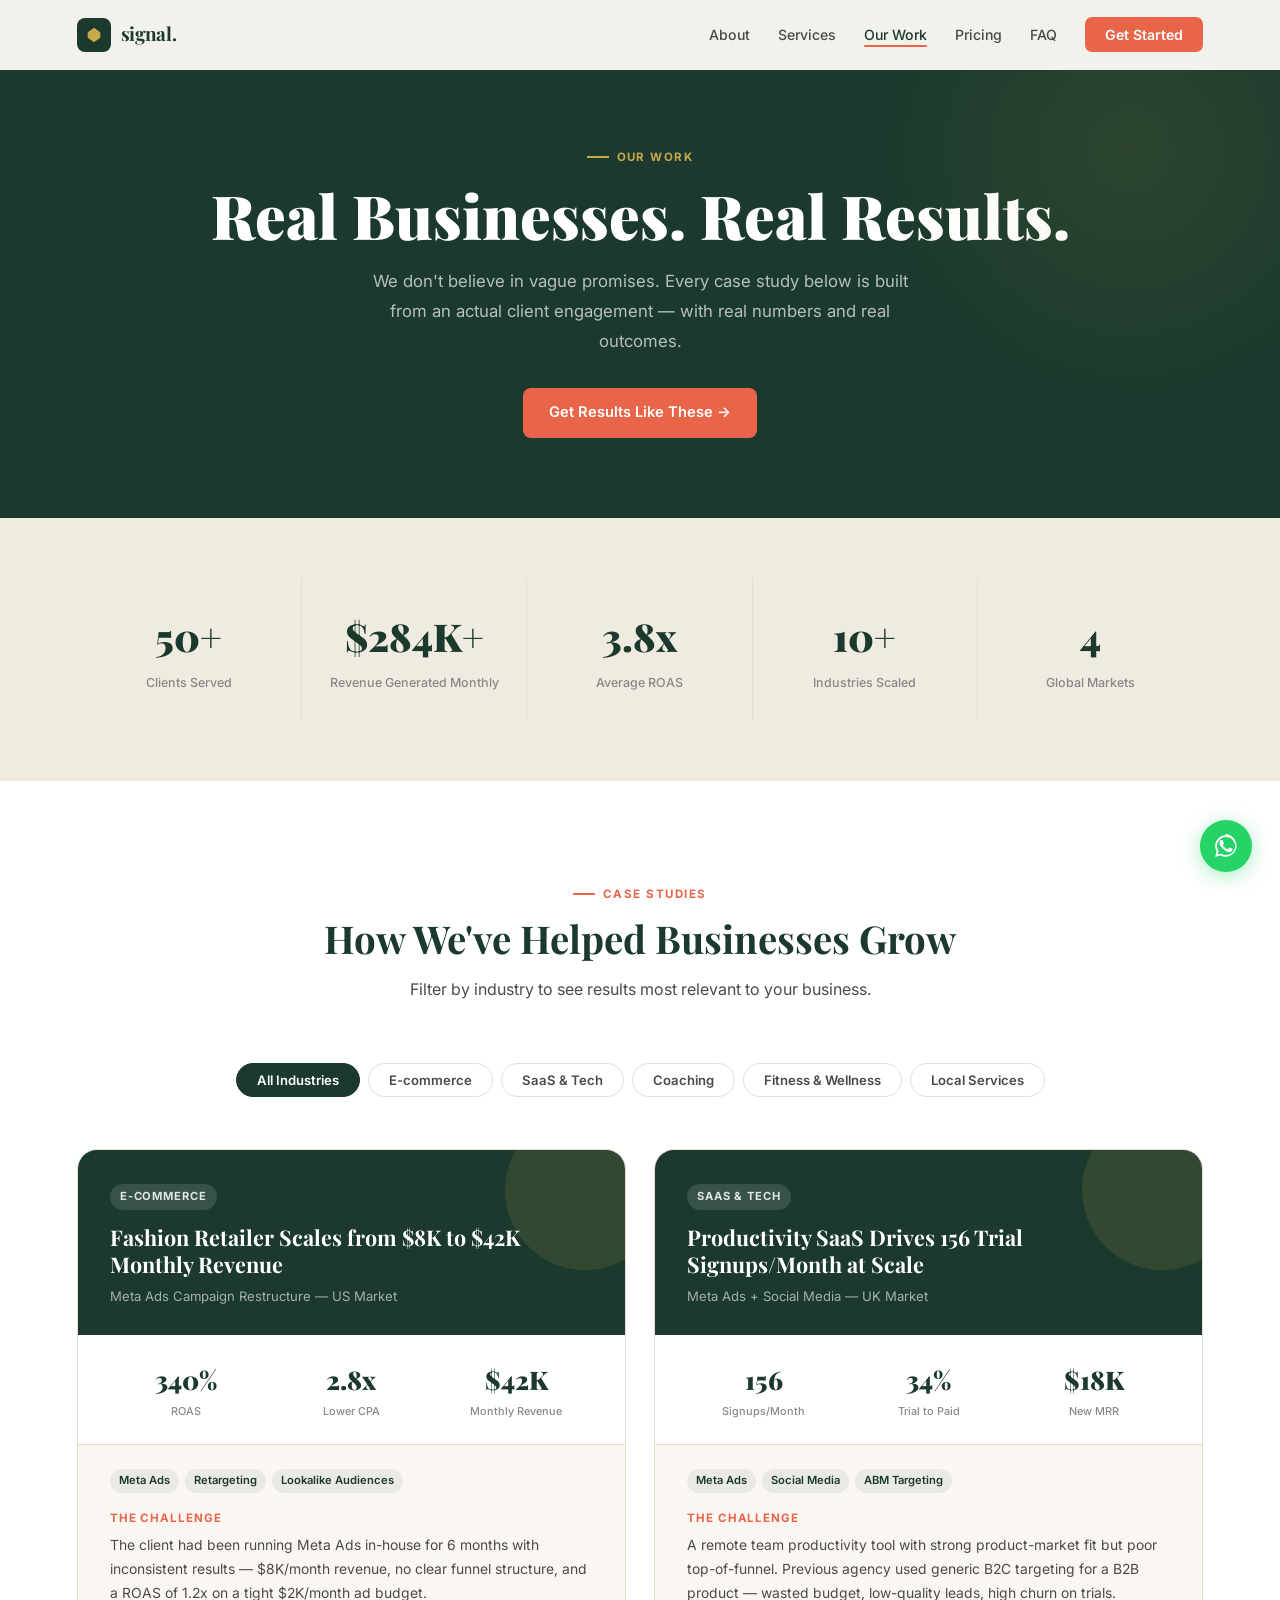
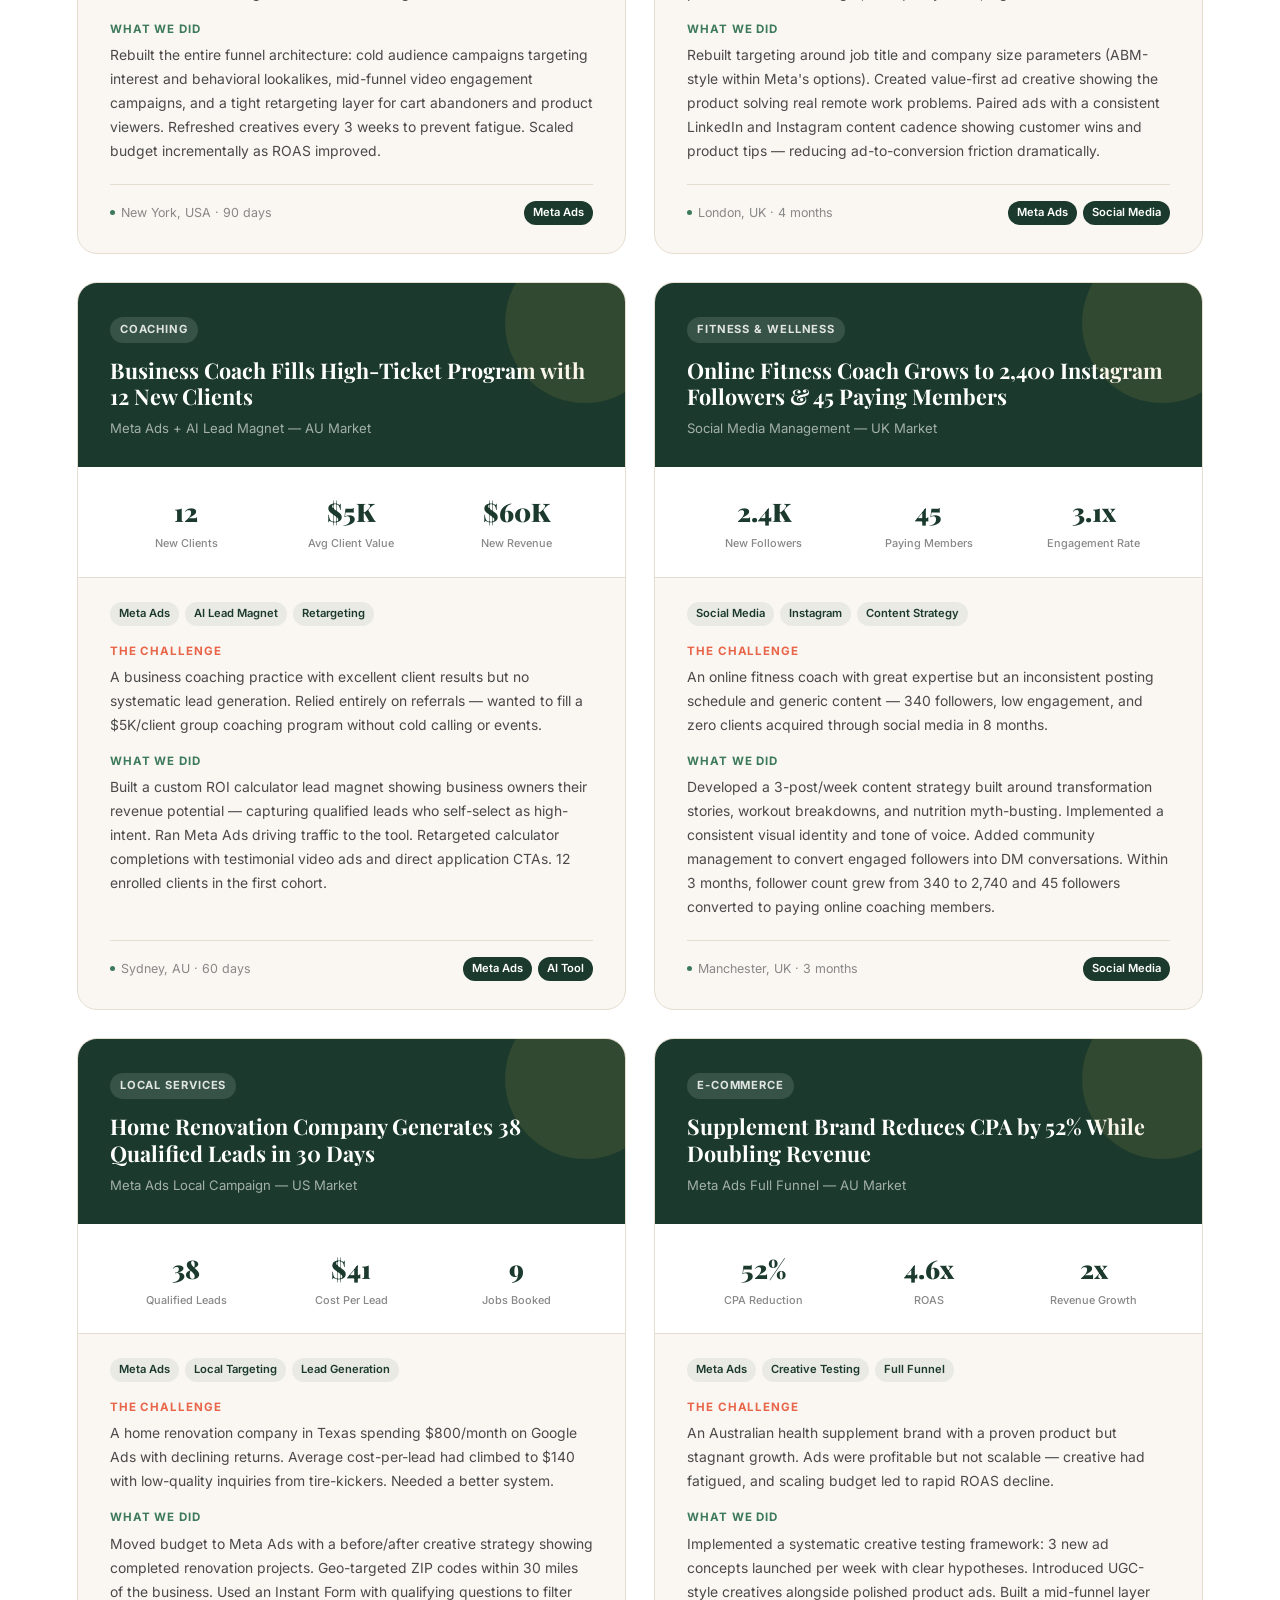
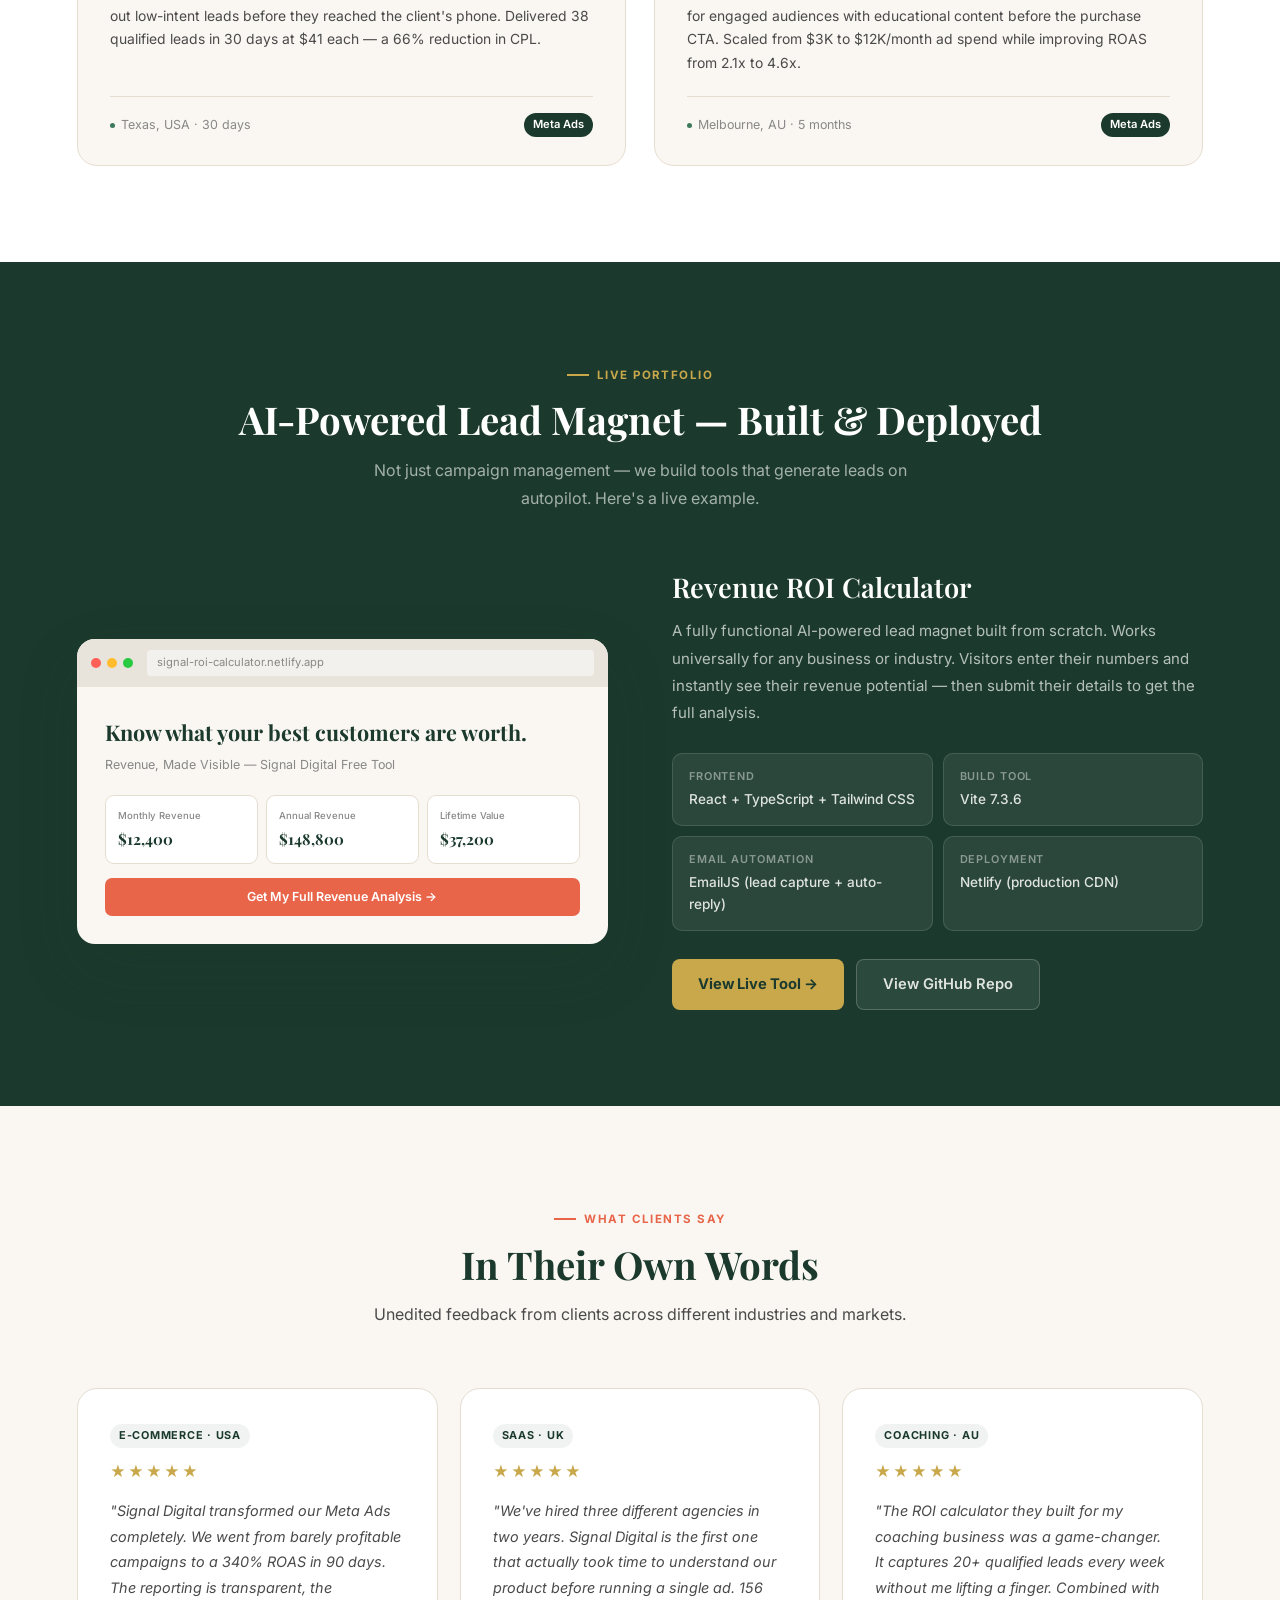
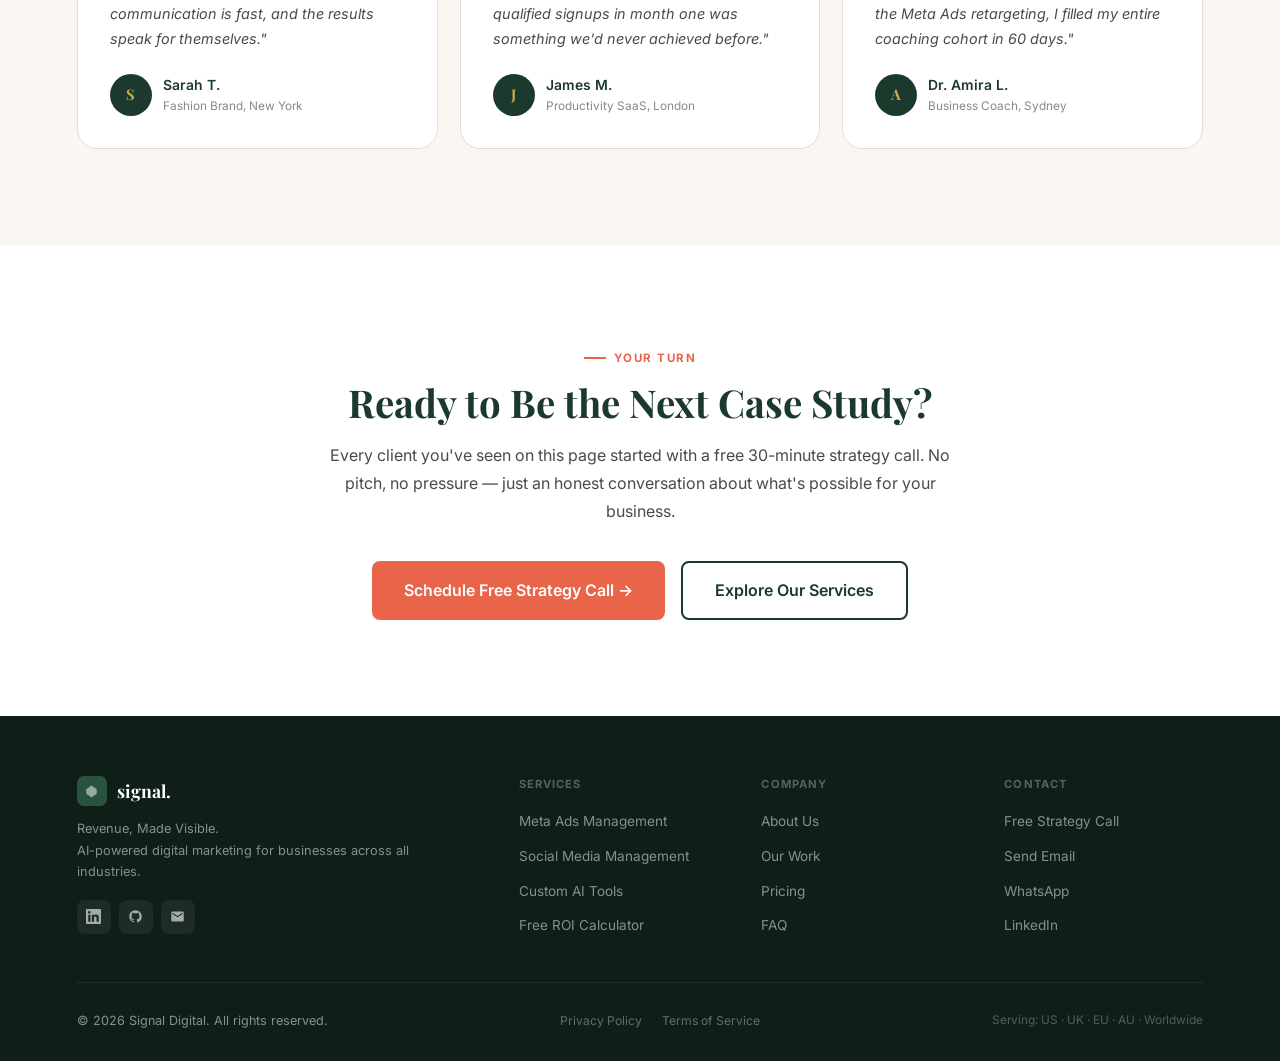
<file: work.html>
<!DOCTYPE html>
<html lang="en">
<head>
  <meta charset="UTF-8"/>
  <meta name="viewport" content="width=device-width,initial-scale=1.0"/>
  <title>Our Work — Signal Digital | Case Studies & Results</title>
  <meta name="description" content="Real results from real businesses. See how Signal Digital has helped e-commerce brands, SaaS startups, coaches, and more scale revenue with Meta Ads, Social Media, and custom AI tools."/>
  <link rel="canonical" href="https://signal-digital.netlify.app/work.html"/>
  <meta property="og:title" content="Our Work — Signal Digital Case Studies"/>
  <meta property="og:description" content="Real results across e-commerce, SaaS, coaching, fitness, and more. See our case studies and live portfolio."/>
  <meta property="og:type" content="website"/>
  <link rel="preconnect" href="https://fonts.googleapis.com"/>
  <link rel="preconnect" href="https://fonts.gstatic.com" crossorigin/>
  <link href="https://fonts.googleapis.com/css2?family=Playfair+Display:wght@700;900&family=Inter:wght@400;500;600;700&display=swap" rel="stylesheet"/>
  <link rel="stylesheet" href="style.css"/>
  <style>
    /* HERO */
    .work-hero{padding:140px 6% 80px;background:var(--green);text-align:center;position:relative;overflow:hidden}
    .work-hero::before{content:'';position:absolute;top:-100px;right:-100px;width:500px;height:500px;background:radial-gradient(circle,rgba(201,168,76,.1) 0%,transparent 70%);pointer-events:none}
    .work-hero h1{color:#fff;margin-bottom:16px}
    .work-hero p{color:rgba(255,255,255,.68);font-size:1.05rem;max-width:560px;margin:0 auto 32px;line-height:1.8}

    /* RESULTS OVERVIEW */
    #overview{background:var(--cream-dark);padding:60px 6%}
    .overview-inner{max-width:1180px;margin:0 auto;display:grid;grid-template-columns:repeat(5,1fr);gap:0}
    .ov-stat{text-align:center;padding:28px 20px;border-right:1px solid var(--border)}
    .ov-stat:last-child{border:none}
    .ov-num{font-family:'Playfair Display',serif;font-size:2.4rem;font-weight:900;color:var(--green);display:block}
    .ov-lbl{font-size:.78rem;color:var(--light);margin-top:6px;font-weight:500}

    /* FILTER TABS */
    .filter-bar{display:flex;gap:8px;justify-content:center;flex-wrap:wrap;margin-bottom:52px}
    .filter-btn{padding:8px 20px;border-radius:100px;border:1.5px solid var(--border);background:var(--white);font-size:.82rem;font-weight:600;color:var(--mid);cursor:pointer;font-family:inherit;transition:all .2s}
    .filter-btn:hover,.filter-btn.active{background:var(--green);border-color:var(--green);color:#fff}

    /* CASE STUDIES */
    #cases{background:var(--white);padding:96px 6%}
    .cases-grid{display:grid;grid-template-columns:repeat(2,1fr);gap:28px}
    .case-card{border:1px solid var(--border);border-radius:20px;overflow:hidden;background:var(--cream);transition:transform .3s,box-shadow .3s;display:flex;flex-direction:column}
    .case-card:hover{transform:translateY(-4px);box-shadow:var(--shadow-lg)}
    .case-card.hidden{display:none}
    .case-header{background:var(--green);padding:32px 32px 28px;position:relative;overflow:hidden}
    .case-header::before{content:'';position:absolute;top:-40px;right:-40px;width:160px;height:160px;background:rgba(201,168,76,.12);border-radius:50%}
    .case-industry{display:inline-flex;align-items:center;gap:6px;background:rgba(255,255,255,.12);color:rgba(255,255,255,.85);font-size:.7rem;font-weight:700;letter-spacing:.08em;text-transform:uppercase;padding:4px 10px;border-radius:100px;margin-bottom:14px}
    .case-title{font-family:'Playfair Display',serif;font-size:1.35rem;font-weight:700;color:#fff;margin-bottom:8px;line-height:1.25}
    .case-subtitle{font-size:.82rem;color:rgba(255,255,255,.6)}
    .case-metrics{display:grid;grid-template-columns:repeat(3,1fr);gap:12px;padding:24px 32px;background:var(--white);border-bottom:1px solid var(--border)}
    .case-metric{text-align:center}
    .case-metric-num{font-family:'Playfair Display',serif;font-size:1.6rem;font-weight:900;color:var(--green);display:block}
    .case-metric-lbl{font-size:.68rem;color:var(--light);margin-top:3px;font-weight:500}
    .case-body{padding:24px 32px 28px;flex:1;display:flex;flex-direction:column}
    .case-tags{display:flex;gap:6px;flex-wrap:wrap;margin-bottom:16px}
    .case-tag{background:rgba(27,58,45,.07);color:var(--green);font-size:.7rem;font-weight:600;padding:3px 9px;border-radius:100px}
    .case-challenge{margin-bottom:14px}
    .case-challenge-label{font-size:.72rem;font-weight:700;letter-spacing:.08em;text-transform:uppercase;color:var(--coral);margin-bottom:6px}
    .case-challenge p,.case-result p{font-size:.87rem;color:var(--mid);line-height:1.72}
    .case-result{margin-bottom:20px}
    .case-result-label{font-size:.72rem;font-weight:700;letter-spacing:.08em;text-transform:uppercase;color:var(--green-light);margin-bottom:6px}
    .case-footer{margin-top:auto;padding-top:16px;border-top:1px solid var(--border);display:flex;align-items:center;justify-content:space-between;flex-wrap:wrap;gap:10px}
    .case-market{font-size:.78rem;color:var(--light);display:flex;align-items:center;gap:6px}
    .case-market-dot{width:5px;height:5px;background:var(--green-light);border-radius:50%}
    .case-services{display:flex;gap:6px;flex-wrap:wrap}
    .case-service-badge{background:var(--green);color:#fff;font-size:.7rem;font-weight:600;padding:3px 9px;border-radius:100px}

    /* LIVE PORTFOLIO */
    #live-portfolio{background:var(--green);padding:96px 6%}
    .port-feature{display:grid;grid-template-columns:1fr 1fr;gap:64px;align-items:center}
    .port-browser{background:var(--cream);border-radius:18px;overflow:hidden;box-shadow:var(--shadow-lg)}
    .browser-bar{background:#e8e3db;padding:11px 14px;display:flex;gap:6px;align-items:center}
    .bdot{width:10px;height:10px;border-radius:50%}
    .bdot.r{background:#FF5F57}.bdot.y{background:#FFBD2E}.bdot.g{background:#28CA41}
    .browser-url{flex:1;background:rgba(255,255,255,.5);border-radius:4px;padding:4px 10px;font-size:.7rem;color:var(--light);margin-left:8px}
    .browser-body{padding:28px}
    .bb-headline{font-family:'Playfair Display',serif;font-size:1.35rem;font-weight:700;color:var(--green);margin-bottom:6px}
    .bb-sub{font-size:.78rem;color:var(--light);margin-bottom:20px}
    .bb-cards{display:grid;grid-template-columns:repeat(3,1fr);gap:8px;margin-bottom:14px}
    .bb-card{background:var(--white);border-radius:9px;padding:12px;border:1px solid var(--border)}
    .bb-clabel{font-size:.6rem;color:var(--light);font-weight:500;margin-bottom:3px}
    .bb-val{font-family:'Playfair Display',serif;font-size:.95rem;font-weight:700;color:var(--green)}
    .bb-btn{background:var(--coral);color:#fff;text-align:center;padding:9px;border-radius:7px;font-size:.78rem;font-weight:600}
    .port-info{color:#fff}
    .port-info h3{font-size:1.7rem;color:#fff;margin-bottom:14px}
    .port-info p{font-size:.94rem;color:rgba(255,255,255,.68);line-height:1.82;margin-bottom:26px}
    .port-stack{display:grid;grid-template-columns:1fr 1fr;gap:10px;margin-bottom:28px}
    .port-stack-item{background:rgba(255,255,255,.07);border:1px solid rgba(255,255,255,.12);border-radius:10px;padding:14px 16px}
    .port-stack-label{font-size:.68rem;color:rgba(255,255,255,.45);font-weight:600;letter-spacing:.08em;text-transform:uppercase;margin-bottom:4px}
    .port-stack-val{font-size:.85rem;color:rgba(255,255,255,.85);font-weight:500}
    .port-btns{display:flex;gap:12px;flex-wrap:wrap}

    /* TESTIMONIALS */
    #testimonials{background:var(--cream);padding:96px 6%}
    .test-grid{display:grid;grid-template-columns:repeat(3,1fr);gap:22px}
    .test-card{background:var(--white);border:1px solid var(--border);border-radius:20px;padding:32px;transition:transform .2s,box-shadow .2s}
    .test-card:hover{transform:translateY(-3px);box-shadow:var(--shadow-md)}
    .test-badge{display:inline-flex;align-items:center;gap:5px;background:rgba(27,58,45,.06);color:var(--green);font-size:.68rem;font-weight:700;letter-spacing:.07em;text-transform:uppercase;padding:3px 9px;border-radius:100px;margin-bottom:12px}
    .stars{color:var(--gold);font-size:.95rem;letter-spacing:2px;margin-bottom:14px}
    .test-card blockquote{font-size:.9rem;color:var(--mid);line-height:1.78;font-style:italic;margin-bottom:22px}
    .test-author{display:flex;align-items:center;gap:11px}
    .avatar{width:42px;height:42px;border-radius:50%;background:var(--green);display:flex;align-items:center;justify-content:center;font-family:'Playfair Display',serif;font-weight:700;color:var(--gold);font-size:.92rem;flex-shrink:0}
    .author-name{font-weight:600;font-size:.87rem;color:var(--green)}
    .author-biz{font-size:.74rem;color:var(--light)}

    /* CTA */
    #work-cta{background:var(--white);padding:96px 6%}
    .cta-center{text-align:center;max-width:620px;margin:0 auto}
    .cta-center h2{margin-bottom:16px}
    .cta-center p{font-size:1rem;color:var(--mid);margin-bottom:36px;line-height:1.75}
    .cta-actions{display:flex;gap:16px;justify-content:center;flex-wrap:wrap}

    @media(max-width:1024px){
      .overview-inner{grid-template-columns:repeat(3,1fr)}
      .ov-stat:nth-child(3){border:none}
      .ov-stat:nth-child(4){border-right:1px solid var(--border)}
    }
    @media(max-width:768px){
      .overview-inner{grid-template-columns:repeat(2,1fr)}
      .ov-stat{border-right:none;border-bottom:1px solid var(--border)}
      .ov-stat:nth-child(even){border-right:none}
      .cases-grid{grid-template-columns:1fr}
      .port-feature{grid-template-columns:1fr;gap:40px}
      .test-grid{grid-template-columns:1fr}
      .cta-actions{flex-direction:column;align-items:center}
    }
    @media(max-width:480px){.overview-inner{grid-template-columns:1fr}}
  </style>
</head>
<body>
<nav id="nav">
  <a href="index.html" class="logo"><div class="logo-mark"><svg viewBox="0 0 20 20"><path d="M10 2L3 7v6l7 5 7-5V7z"/></svg></div><span class="logo-text">signal.</span></a>
  <ul class="nav-links">
    <li><a href="about.html">About</a></li>
    <li><a href="services.html">Services</a></li>
    <li><a href="work.html" class="active">Our Work</a></li>
    <li><a href="index.html#pricing">Pricing</a></li>
    <li><a href="index.html#faq">FAQ</a></li>
    <li><a href="contact.html" class="nav-cta">Get Started</a></li>
  </ul>
  <button class="hamburger" id="ham" aria-label="Menu"><span></span><span></span><span></span></button>
</nav>
<div class="mob-menu" id="mob">
  <a href="about.html" onclick="closeMob()">About</a>
  <a href="services.html" onclick="closeMob()">Services</a>
  <a href="work.html" onclick="closeMob()">Our Work</a>
  <a href="index.html#pricing" onclick="closeMob()">Pricing</a>
  <a href="index.html#faq" onclick="closeMob()">FAQ</a>
  <a href="contact.html" onclick="closeMob()">Get Started →</a>
</div>
<a id="wa-btn" href="https://wa.me/8801XXXXXXXXX?text=Hi%20Signal%20Digital" target="_blank" rel="noopener" aria-label="WhatsApp"><div id="wa-tooltip">Chat on WhatsApp</div><svg viewBox="0 0 24 24"><path d="M17.472 14.382c-.297-.149-1.758-.867-2.03-.967-.273-.099-.471-.148-.67.15-.197.297-.767.966-.94 1.164-.173.199-.347.223-.644.075-.297-.15-1.255-.463-2.39-1.475-.883-.788-1.48-1.761-1.653-2.059-.173-.297-.018-.458.13-.606.134-.133.298-.347.446-.52.149-.174.198-.298.298-.497.099-.198.05-.371-.025-.52-.075-.149-.669-1.612-.916-2.207-.242-.579-.487-.5-.669-.51-.173-.008-.371-.01-.57-.01-.198 0-.52.074-.792.372-.272.297-1.04 1.016-1.04 2.479 0 1.462 1.065 2.875 1.213 3.074.149.198 2.096 3.2 5.077 4.487.709.306 1.262.489 1.694.625.712.227 1.36.195 1.871.118.571-.085 1.758-.719 2.006-1.413.248-.694.248-1.289.173-1.413-.074-.124-.272-.198-.57-.347z"/><path d="M12.05 2.002C6.49 2.002 2 6.492 2 12.052c0 1.867.487 3.62 1.332 5.145L2 22l4.937-1.295a10.01 10.01 0 004.78 1.216h.004c5.557 0 10.046-4.49 10.046-10.05 0-5.56-4.49-10.87-10.717-10.869zm.003 18.381h-.003a8.32 8.32 0 01-4.237-1.16l-.304-.18-3.148.826.841-3.07-.198-.315a8.322 8.322 0 01-1.277-4.432c0-4.6 3.745-8.344 8.35-8.344 2.23 0 4.323.87 5.897 2.45a8.285 8.285 0 012.44 5.9c-.003 4.6-3.748 8.325-8.361 8.325z"/></svg></a>
<button id="scrollTop" aria-label="Back to top" onclick="window.scrollTo({top:0,behavior:'smooth'})"><svg viewBox="0 0 20 20"><path d="M10 4l6 7H4z"/></svg></button>

<!-- HERO -->
<section class="work-hero">
  <div class="eyebrow gold">Our Work</div>
  <h1>Real Businesses. Real Results.</h1>
  <p>We don't believe in vague promises. Every case study below is built from an actual client engagement — with real numbers and real outcomes.</p>
  <a href="contact.html" class="btn btn-coral">Get Results Like These →</a>
</section>

<!-- OVERVIEW NUMBERS -->
<section id="overview">
  <div class="overview-inner">
    <div class="ov-stat fade"><span class="ov-num">50+</span><div class="ov-lbl">Clients Served</div></div>
    <div class="ov-stat fade"><span class="ov-num">$284K+</span><div class="ov-lbl">Revenue Generated Monthly</div></div>
    <div class="ov-stat fade"><span class="ov-num">3.8x</span><div class="ov-lbl">Average ROAS</div></div>
    <div class="ov-stat fade"><span class="ov-num">10+</span><div class="ov-lbl">Industries Scaled</div></div>
    <div class="ov-stat fade"><span class="ov-num">4</span><div class="ov-lbl">Global Markets</div></div>
  </div>
</section>

<!-- CASE STUDIES -->
<section id="cases">
  <div class="wrap">
    <div class="sec-head fade">
      <div class="eyebrow">Case Studies</div>
      <h2>How We've Helped Businesses Grow</h2>
      <p>Filter by industry to see results most relevant to your business.</p>
    </div>
    <div class="filter-bar fade">
      <button class="filter-btn active" onclick="filterCases('all',this)">All Industries</button>
      <button class="filter-btn" onclick="filterCases('ecommerce',this)">E-commerce</button>
      <button class="filter-btn" onclick="filterCases('saas',this)">SaaS & Tech</button>
      <button class="filter-btn" onclick="filterCases('coaching',this)">Coaching</button>
      <button class="filter-btn" onclick="filterCases('fitness',this)">Fitness & Wellness</button>
      <button class="filter-btn" onclick="filterCases('local',this)">Local Services</button>
    </div>
    <div class="cases-grid" id="casesGrid">

      <!-- CASE 1: E-COMMERCE -->
      <div class="case-card fade" data-industry="ecommerce">
        <div class="case-header">
          <div class="case-industry">E-commerce</div>
          <div class="case-title">Fashion Retailer Scales from $8K to $42K Monthly Revenue</div>
          <div class="case-subtitle">Meta Ads Campaign Restructure — US Market</div>
        </div>
        <div class="case-metrics">
          <div class="case-metric"><span class="case-metric-num">340%</span><div class="case-metric-lbl">ROAS</div></div>
          <div class="case-metric"><span class="case-metric-num">2.8x</span><div class="case-metric-lbl">Lower CPA</div></div>
          <div class="case-metric"><span class="case-metric-num">$42K</span><div class="case-metric-lbl">Monthly Revenue</div></div>
        </div>
        <div class="case-body">
          <div class="case-tags"><span class="case-tag">Meta Ads</span><span class="case-tag">Retargeting</span><span class="case-tag">Lookalike Audiences</span></div>
          <div class="case-challenge">
            <div class="case-challenge-label">The Challenge</div>
            <p>The client had been running Meta Ads in-house for 6 months with inconsistent results — $8K/month revenue, no clear funnel structure, and a ROAS of 1.2x on a tight $2K/month ad budget.</p>
          </div>
          <div class="case-result">
            <div class="case-result-label">What We Did</div>
            <p>Rebuilt the entire funnel architecture: cold audience campaigns targeting interest and behavioral lookalikes, mid-funnel video engagement campaigns, and a tight retargeting layer for cart abandoners and product viewers. Refreshed creatives every 3 weeks to prevent fatigue. Scaled budget incrementally as ROAS improved.</p>
          </div>
          <div class="case-footer">
            <div class="case-market"><div class="case-market-dot"></div>New York, USA · 90 days</div>
            <div class="case-services"><span class="case-service-badge">Meta Ads</span></div>
          </div>
        </div>
      </div>

      <!-- CASE 2: SAAS -->
      <div class="case-card fade" data-industry="saas">
        <div class="case-header">
          <div class="case-industry">SaaS & Tech</div>
          <div class="case-title">Productivity SaaS Drives 156 Trial Signups/Month at Scale</div>
          <div class="case-subtitle">Meta Ads + Social Media — UK Market</div>
        </div>
        <div class="case-metrics">
          <div class="case-metric"><span class="case-metric-num">156</span><div class="case-metric-lbl">Signups/Month</div></div>
          <div class="case-metric"><span class="case-metric-num">34%</span><div class="case-metric-lbl">Trial to Paid</div></div>
          <div class="case-metric"><span class="case-metric-num">$18K</span><div class="case-metric-lbl">New MRR</div></div>
        </div>
        <div class="case-body">
          <div class="case-tags"><span class="case-tag">Meta Ads</span><span class="case-tag">Social Media</span><span class="case-tag">ABM Targeting</span></div>
          <div class="case-challenge">
            <div class="case-challenge-label">The Challenge</div>
            <p>A remote team productivity tool with strong product-market fit but poor top-of-funnel. Previous agency used generic B2C targeting for a B2B product — wasted budget, low-quality leads, high churn on trials.</p>
          </div>
          <div class="case-result">
            <div class="case-result-label">What We Did</div>
            <p>Rebuilt targeting around job title and company size parameters (ABM-style within Meta's options). Created value-first ad creative showing the product solving real remote work problems. Paired ads with a consistent LinkedIn and Instagram content cadence showing customer wins and product tips — reducing ad-to-conversion friction dramatically.</p>
          </div>
          <div class="case-footer">
            <div class="case-market"><div class="case-market-dot"></div>London, UK · 4 months</div>
            <div class="case-services"><span class="case-service-badge">Meta Ads</span><span class="case-service-badge">Social Media</span></div>
          </div>
        </div>
      </div>

      <!-- CASE 3: COACHING -->
      <div class="case-card fade" data-industry="coaching">
        <div class="case-header">
          <div class="case-industry">Coaching</div>
          <div class="case-title">Business Coach Fills High-Ticket Program with 12 New Clients</div>
          <div class="case-subtitle">Meta Ads + AI Lead Magnet — AU Market</div>
        </div>
        <div class="case-metrics">
          <div class="case-metric"><span class="case-metric-num">12</span><div class="case-metric-lbl">New Clients</div></div>
          <div class="case-metric"><span class="case-metric-num">$5K</span><div class="case-metric-lbl">Avg Client Value</div></div>
          <div class="case-metric"><span class="case-metric-num">$60K</span><div class="case-metric-lbl">New Revenue</div></div>
        </div>
        <div class="case-body">
          <div class="case-tags"><span class="case-tag">Meta Ads</span><span class="case-tag">AI Lead Magnet</span><span class="case-tag">Retargeting</span></div>
          <div class="case-challenge">
            <div class="case-challenge-label">The Challenge</div>
            <p>A business coaching practice with excellent client results but no systematic lead generation. Relied entirely on referrals — wanted to fill a $5K/client group coaching program without cold calling or events.</p>
          </div>
          <div class="case-result">
            <div class="case-result-label">What We Did</div>
            <p>Built a custom ROI calculator lead magnet showing business owners their revenue potential — capturing qualified leads who self-select as high-intent. Ran Meta Ads driving traffic to the tool. Retargeted calculator completions with testimonial video ads and direct application CTAs. 12 enrolled clients in the first cohort.</p>
          </div>
          <div class="case-footer">
            <div class="case-market"><div class="case-market-dot"></div>Sydney, AU · 60 days</div>
            <div class="case-services"><span class="case-service-badge">Meta Ads</span><span class="case-service-badge">AI Tool</span></div>
          </div>
        </div>
      </div>

      <!-- CASE 4: FITNESS -->
      <div class="case-card fade" data-industry="fitness">
        <div class="case-header">
          <div class="case-industry">Fitness & Wellness</div>
          <div class="case-title">Online Fitness Coach Grows to 2,400 Instagram Followers & 45 Paying Members</div>
          <div class="case-subtitle">Social Media Management — UK Market</div>
        </div>
        <div class="case-metrics">
          <div class="case-metric"><span class="case-metric-num">2.4K</span><div class="case-metric-lbl">New Followers</div></div>
          <div class="case-metric"><span class="case-metric-num">45</span><div class="case-metric-lbl">Paying Members</div></div>
          <div class="case-metric"><span class="case-metric-num">3.1x</span><div class="case-metric-lbl">Engagement Rate</div></div>
        </div>
        <div class="case-body">
          <div class="case-tags"><span class="case-tag">Social Media</span><span class="case-tag">Instagram</span><span class="case-tag">Content Strategy</span></div>
          <div class="case-challenge">
            <div class="case-challenge-label">The Challenge</div>
            <p>An online fitness coach with great expertise but an inconsistent posting schedule and generic content — 340 followers, low engagement, and zero clients acquired through social media in 8 months.</p>
          </div>
          <div class="case-result">
            <div class="case-result-label">What We Did</div>
            <p>Developed a 3-post/week content strategy built around transformation stories, workout breakdowns, and nutrition myth-busting. Implemented a consistent visual identity and tone of voice. Added community management to convert engaged followers into DM conversations. Within 3 months, follower count grew from 340 to 2,740 and 45 followers converted to paying online coaching members.</p>
          </div>
          <div class="case-footer">
            <div class="case-market"><div class="case-market-dot"></div>Manchester, UK · 3 months</div>
            <div class="case-services"><span class="case-service-badge">Social Media</span></div>
          </div>
        </div>
      </div>

      <!-- CASE 5: LOCAL -->
      <div class="case-card fade" data-industry="local">
        <div class="case-header">
          <div class="case-industry">Local Services</div>
          <div class="case-title">Home Renovation Company Generates 38 Qualified Leads in 30 Days</div>
          <div class="case-subtitle">Meta Ads Local Campaign — US Market</div>
        </div>
        <div class="case-metrics">
          <div class="case-metric"><span class="case-metric-num">38</span><div class="case-metric-lbl">Qualified Leads</div></div>
          <div class="case-metric"><span class="case-metric-num">$41</span><div class="case-metric-lbl">Cost Per Lead</div></div>
          <div class="case-metric"><span class="case-metric-num">9</span><div class="case-metric-lbl">Jobs Booked</div></div>
        </div>
        <div class="case-body">
          <div class="case-tags"><span class="case-tag">Meta Ads</span><span class="case-tag">Local Targeting</span><span class="case-tag">Lead Generation</span></div>
          <div class="case-challenge">
            <div class="case-challenge-label">The Challenge</div>
            <p>A home renovation company in Texas spending $800/month on Google Ads with declining returns. Average cost-per-lead had climbed to $140 with low-quality inquiries from tire-kickers. Needed a better system.</p>
          </div>
          <div class="case-result">
            <div class="case-result-label">What We Did</div>
            <p>Moved budget to Meta Ads with a before/after creative strategy showing completed renovation projects. Geo-targeted ZIP codes within 30 miles of the business. Used an Instant Form with qualifying questions to filter out low-intent leads before they reached the client's phone. Delivered 38 qualified leads in 30 days at $41 each — a 66% reduction in CPL.</p>
          </div>
          <div class="case-footer">
            <div class="case-market"><div class="case-market-dot"></div>Texas, USA · 30 days</div>
            <div class="case-services"><span class="case-service-badge">Meta Ads</span></div>
          </div>
        </div>
      </div>

      <!-- CASE 6: ECOMMERCE -->
      <div class="case-card fade" data-industry="ecommerce">
        <div class="case-header">
          <div class="case-industry">E-commerce</div>
          <div class="case-title">Supplement Brand Reduces CPA by 52% While Doubling Revenue</div>
          <div class="case-subtitle">Meta Ads Full Funnel — AU Market</div>
        </div>
        <div class="case-metrics">
          <div class="case-metric"><span class="case-metric-num">52%</span><div class="case-metric-lbl">CPA Reduction</div></div>
          <div class="case-metric"><span class="case-metric-num">4.6x</span><div class="case-metric-lbl">ROAS</div></div>
          <div class="case-metric"><span class="case-metric-num">2x</span><div class="case-metric-lbl">Revenue Growth</div></div>
        </div>
        <div class="case-body">
          <div class="case-tags"><span class="case-tag">Meta Ads</span><span class="case-tag">Creative Testing</span><span class="case-tag">Full Funnel</span></div>
          <div class="case-challenge">
            <div class="case-challenge-label">The Challenge</div>
            <p>An Australian health supplement brand with a proven product but stagnant growth. Ads were profitable but not scalable — creative had fatigued, and scaling budget led to rapid ROAS decline.</p>
          </div>
          <div class="case-result">
            <div class="case-result-label">What We Did</div>
            <p>Implemented a systematic creative testing framework: 3 new ad concepts launched per week with clear hypotheses. Introduced UGC-style creatives alongside polished product ads. Built a mid-funnel layer for engaged audiences with educational content before the purchase CTA. Scaled from $3K to $12K/month ad spend while improving ROAS from 2.1x to 4.6x.</p>
          </div>
          <div class="case-footer">
            <div class="case-market"><div class="case-market-dot"></div>Melbourne, AU · 5 months</div>
            <div class="case-services"><span class="case-service-badge">Meta Ads</span></div>
          </div>
        </div>
      </div>

    </div>
  </div>
</section>

<!-- LIVE PORTFOLIO -->
<section id="live-portfolio">
  <div class="wrap">
    <div class="sec-head fade">
      <div class="eyebrow gold">Live Portfolio</div>
      <h2 style="color:#fff">AI-Powered Lead Magnet — Built & Deployed</h2>
      <p class="dim">Not just campaign management — we build tools that generate leads on autopilot. Here's a live example.</p>
    </div>
    <div class="port-feature fade">
      <div class="port-browser">
        <div class="browser-bar">
          <div class="bdot r"></div><div class="bdot y"></div><div class="bdot g"></div>
          <div class="browser-url">signal-roi-calculator.netlify.app</div>
        </div>
        <div class="browser-body">
          <div class="bb-headline">Know what your best customers are worth.</div>
          <div class="bb-sub">Revenue, Made Visible — Signal Digital Free Tool</div>
          <div class="bb-cards">
            <div class="bb-card"><div class="bb-clabel">Monthly Revenue</div><div class="bb-val">$12,400</div></div>
            <div class="bb-card"><div class="bb-clabel">Annual Revenue</div><div class="bb-val">$148,800</div></div>
            <div class="bb-card"><div class="bb-clabel">Lifetime Value</div><div class="bb-val">$37,200</div></div>
          </div>
          <div class="bb-btn">Get My Full Revenue Analysis →</div>
        </div>
      </div>
      <div class="port-info">
        <h3>Revenue ROI Calculator</h3>
        <p>A fully functional AI-powered lead magnet built from scratch. Works universally for any business or industry. Visitors enter their numbers and instantly see their revenue potential — then submit their details to get the full analysis.</p>
        <div class="port-stack">
          <div class="port-stack-item"><div class="port-stack-label">Frontend</div><div class="port-stack-val">React + TypeScript + Tailwind CSS</div></div>
          <div class="port-stack-item"><div class="port-stack-label">Build Tool</div><div class="port-stack-val">Vite 7.3.6</div></div>
          <div class="port-stack-item"><div class="port-stack-label">Email Automation</div><div class="port-stack-val">EmailJS (lead capture + auto-reply)</div></div>
          <div class="port-stack-item"><div class="port-stack-label">Deployment</div><div class="port-stack-val">Netlify (production CDN)</div></div>
        </div>
        <div class="port-btns">
          <a href="https://signal-roi-calculator.netlify.app" target="_blank" rel="noopener" class="btn btn-gold">View Live Tool →</a>
          <a href="https://github.com/rezwanahmed1050-lab/ai-roi-calculator" target="_blank" rel="noopener" class="btn btn-ghost">View GitHub Repo</a>
        </div>
      </div>
    </div>
  </div>
</section>

<!-- TESTIMONIALS -->
<section id="testimonials">
  <div class="wrap">
    <div class="sec-head fade">
      <div class="eyebrow">What Clients Say</div>
      <h2>In Their Own Words</h2>
      <p>Unedited feedback from clients across different industries and markets.</p>
    </div>
    <div class="test-grid">
      <div class="test-card fade">
        <div class="test-badge">E-commerce · USA</div>
        <div class="stars">★★★★★</div>
        <blockquote>"Signal Digital transformed our Meta Ads completely. We went from barely profitable campaigns to a 340% ROAS in 90 days. The reporting is transparent, the communication is fast, and the results speak for themselves."</blockquote>
        <div class="test-author"><div class="avatar">S</div><div><div class="author-name">Sarah T.</div><div class="author-biz">Fashion Brand, New York</div></div></div>
      </div>
      <div class="test-card fade">
        <div class="test-badge">SaaS · UK</div>
        <div class="stars">★★★★★</div>
        <blockquote>"We've hired three different agencies in two years. Signal Digital is the first one that actually took time to understand our product before running a single ad. 156 qualified signups in month one was something we'd never achieved before."</blockquote>
        <div class="test-author"><div class="avatar">J</div><div><div class="author-name">James M.</div><div class="author-biz">Productivity SaaS, London</div></div></div>
      </div>
      <div class="test-card fade">
        <div class="test-badge">Coaching · AU</div>
        <div class="stars">★★★★★</div>
        <blockquote>"The ROI calculator they built for my coaching business was a game-changer. It captures 20+ qualified leads every week without me lifting a finger. Combined with the Meta Ads retargeting, I filled my entire coaching cohort in 60 days."</blockquote>
        <div class="test-author"><div class="avatar">A</div><div><div class="author-name">Dr. Amira L.</div><div class="author-biz">Business Coach, Sydney</div></div></div>
      </div>
    </div>
  </div>
</section>

<!-- CTA -->
<section id="work-cta">
  <div class="wrap">
    <div class="cta-center fade">
      <div class="eyebrow">Your Turn</div>
      <h2>Ready to Be the Next Case Study?</h2>
      <p>Every client you've seen on this page started with a free 30-minute strategy call. No pitch, no pressure — just an honest conversation about what's possible for your business.</p>
      <div class="cta-actions">
        <a href="contact.html" class="btn btn-coral btn-lg">Schedule Free Strategy Call →</a>
        <a href="services.html" class="btn btn-outline btn-lg">Explore Our Services</a>
      </div>
    </div>
  </div>
</section>

<!-- FOOTER -->
<footer>
  <div class="footer-wrap">
    <div class="footer-top">
      <div><div class="footer-brand"><div class="fbrand-mark"><svg viewBox="0 0 20 20"><path d="M10 2L3 7v6l7 5 7-5V7z" fill="currentColor"/></svg></div><span class="fbrand-text">signal.</span></div><p class="footer-tagline">Revenue, Made Visible.<br/>AI-powered digital marketing for businesses across all industries.</p><div class="fsocials"><a href="https://linkedin.com/in/shakib-rezwan" target="_blank" rel="noopener" class="fsocial" aria-label="LinkedIn"><svg viewBox="0 0 24 24"><path d="M20.447 20.452h-3.554v-5.569c0-1.328-.027-3.037-1.852-3.037-1.853 0-2.136 1.445-2.136 2.939v5.667H9.351V9h3.414v1.561h.046c.477-.9 1.637-1.85 3.37-1.85 3.601 0 4.267 2.37 4.267 5.455v6.286zM5.337 7.433c-1.144 0-2.063-.926-2.063-2.065 0-1.138.92-2.063 2.063-2.063 1.14 0 2.064.925 2.064 2.063 0 1.139-.925 2.065-2.064 2.065zm1.782 13.019H3.555V9h3.564v11.452zM22.225 0H1.771C.792 0 0 .774 0 1.729v20.542C0 23.227.792 24 1.771 24h20.451C23.2 24 24 23.227 24 22.271V1.729C24 .774 23.2 0 22.222 0h.003z"/></svg></a><a href="https://github.com/rezwanahmed1050-lab" target="_blank" rel="noopener" class="fsocial" aria-label="GitHub"><svg viewBox="0 0 24 24"><path d="M12 2C6.48 2 2 6.48 2 12c0 4.42 2.87 8.17 6.84 9.5.5.09.68-.22.68-.48v-1.7c-2.78.6-3.37-1.34-3.37-1.34-.46-1.16-1.11-1.47-1.11-1.47-.91-.62.07-.6.07-.6 1 .07 1.53 1.03 1.53 1.03.89 1.52 2.34 1.08 2.91.83.09-.65.35-1.09.63-1.34-2.22-.25-4.56-1.11-4.56-4.94 0-1.09.39-1.98 1.03-2.68-.1-.25-.45-1.27.1-2.64 0 0 .84-.27 2.75 1.02A9.56 9.56 0 0112 6.8c.85 0 1.7.11 2.5.33 1.91-1.29 2.75-1.02 2.75-1.02.55 1.37.2 2.39.1 2.64.64.7 1.03 1.59 1.03 2.68 0 3.84-2.34 4.69-4.57 4.94.36.31.68.92.68 1.85v2.74c0 .27.18.58.69.48A10.01 10.01 0 0022 12c0-5.52-4.48-10-10-10z"/></svg></a><a href="mailto:rezwanahmed1050@gmail.com" class="fsocial" aria-label="Email"><svg viewBox="0 0 24 24"><path d="M20 4H4c-1.1 0-2 .9-2 2v12c0 1.1.9 2 2 2h16c1.1 0 2-.9 2-2V6c0-1.1-.9-2-2-2zm0 4l-8 5-8-5V6l8 5 8-5v2z"/></svg></a></div></div>
      <div class="footer-col"><h4>Services</h4><ul><li><a href="services.html#meta-ads">Meta Ads Management</a></li><li><a href="services.html#social-media">Social Media Management</a></li><li><a href="services.html#ai-tools">Custom AI Tools</a></li><li><a href="https://signal-roi-calculator.netlify.app" target="_blank">Free ROI Calculator</a></li></ul></div>
      <div class="footer-col"><h4>Company</h4><ul><li><a href="about.html">About Us</a></li><li><a href="work.html">Our Work</a></li><li><a href="index.html#pricing">Pricing</a></li><li><a href="index.html#faq">FAQ</a></li></ul></div>
      <div class="footer-col"><h4>Contact</h4><ul><li><a href="contact.html">Free Strategy Call</a></li><li><a href="mailto:rezwanahmed1050@gmail.com">Send Email</a></li><li><a href="https://wa.me/8801XXXXXXXXX" target="_blank">WhatsApp</a></li><li><a href="https://linkedin.com/in/shakib-rezwan" target="_blank">LinkedIn</a></li></ul></div>
    </div>
    <div class="footer-bottom"><p>© 2026 Signal Digital. All rights reserved.</p><div class="footer-legal"><a href="privacy.html">Privacy Policy</a><a href="privacy.html#terms">Terms of Service</a></div><p class="footer-markets">Serving: US · UK · EU · AU · Worldwide</p></div>
  </div>
</footer>
<script src="shared.js"></script>
<script>
  function filterCases(industry, btn) {
    document.querySelectorAll('.filter-btn').forEach(b => b.classList.remove('active'));
    btn.classList.add('active');
    document.querySelectorAll('.case-card').forEach(card => {
      if (industry === 'all' || card.dataset.industry === industry) {
        card.classList.remove('hidden');
      } else {
        card.classList.add('hidden');
      }
    });
  }
</script>
</body>
</html>
</file>
<file: style.css>
/* ── RESET ── */
*,*::before,*::after{box-sizing:border-box;margin:0;padding:0}
:root{
  --green:#1B3A2D;--green-mid:#2A5240;--green-light:#3D7A5C;
  --cream:#FAF7F2;--cream-dark:#F0EBE1;
  --coral:#E8654A;--coral-dark:#D4532E;
  --gold:#C9A84C;--gold-light:#E8D4A0;
  --white:#FFFFFF;--dark:#1A1A1A;--mid:#4A4A4A;--light:#888;
  --border:#E5DDD0;--border-dark:#D4C9BA;
  --shadow-sm:0 2px 8px rgba(27,58,45,.06);
  --shadow-md:0 8px 32px rgba(27,58,45,.1);
  --shadow-lg:0 24px 64px rgba(27,58,45,.14);
}
html{scroll-behavior:smooth}
body{font-family:'Inter',sans-serif;background:var(--cream);color:var(--dark);line-height:1.6;overflow-x:hidden}
img{max-width:100%;height:auto;display:block}

/* ── NAV ── */
nav{position:fixed;top:0;left:0;right:0;z-index:200;height:70px;padding:0 6%;display:flex;align-items:center;justify-content:space-between;background:rgba(250,247,242,.97);backdrop-filter:blur(16px);border-bottom:1px solid transparent;transition:border-color .3s,box-shadow .3s}
nav.scrolled{border-color:var(--border);box-shadow:0 2px 24px rgba(27,58,45,.07)}
.logo{display:flex;align-items:center;gap:10px;text-decoration:none}
.logo-mark{width:34px;height:34px;background:var(--green);border-radius:8px;display:flex;align-items:center;justify-content:center}
.logo-mark svg{width:18px;height:18px;fill:var(--gold)}
.logo-text{font-family:'Playfair Display',serif;font-weight:700;font-size:1.18rem;color:var(--green);letter-spacing:-.02em}
.nav-links{display:flex;align-items:center;gap:28px;list-style:none}
.nav-links a{text-decoration:none;color:var(--mid);font-size:.88rem;font-weight:500;transition:color .2s;position:relative}
.nav-links a:hover{color:var(--green)}
.nav-links a.active{color:var(--green)}
.nav-links a.active::after{content:'';position:absolute;bottom:-4px;left:0;right:0;height:2px;background:var(--coral);border-radius:1px}
.nav-cta{background:var(--coral)!important;color:#fff!important;padding:9px 20px!important;border-radius:7px!important;font-weight:600!important;transition:background .2s!important;text-decoration:none!important}
.nav-cta:hover{background:var(--coral-dark)!important;color:#fff!important}
.hamburger{display:none;flex-direction:column;gap:5px;background:none;border:none;cursor:pointer;padding:4px}
.hamburger span{width:22px;height:2px;background:var(--green);border-radius:2px;transition:.3s}
.mob-menu{display:none;position:fixed;top:70px;left:0;right:0;background:var(--cream);border-bottom:1px solid var(--border);padding:20px 6%;flex-direction:column;gap:4px;z-index:199;box-shadow:0 8px 24px rgba(27,58,45,.08)}
.mob-menu.open{display:flex}
.mob-menu a{padding:12px 0;text-decoration:none;color:var(--mid);font-weight:500;border-bottom:1px solid var(--border);font-size:.95rem}
.mob-menu a:last-child{border:none;color:var(--coral);font-weight:700}

/* ── SHARED LAYOUT ── */
section{padding:96px 6%}
.wrap{max-width:1180px;margin:0 auto}
.page-hero{padding:160px 6% 96px;background:var(--green);text-align:center}
.page-hero h1{color:#fff;font-size:clamp(2rem,4vw,3.2rem)}
.page-hero p{color:rgba(255,255,255,.65);font-size:1.05rem;max-width:560px;margin:16px auto 0}

/* ── TYPOGRAPHY ── */
.eyebrow{display:inline-flex;align-items:center;gap:8px;font-size:.72rem;font-weight:700;letter-spacing:.13em;text-transform:uppercase;color:var(--coral);margin-bottom:14px}
.eyebrow::before{content:'';display:block;width:22px;height:2px;background:var(--coral)}
.eyebrow.gold{color:var(--gold)}.eyebrow.gold::before{background:var(--gold)}
.eyebrow.white{color:rgba(255,255,255,.7)}.eyebrow.white::before{background:rgba(255,255,255,.5)}
h1,h2,h3{font-family:'Playfair Display',serif;line-height:1.14}
h1{font-size:clamp(2.3rem,4.8vw,3.8rem);font-weight:900;color:var(--green)}
h2{font-size:clamp(1.75rem,3vw,2.65rem);font-weight:700;color:var(--green)}
h3{font-size:1.18rem;font-weight:600;color:var(--green)}
.sec-head{text-align:center;margin-bottom:60px}
.sec-head p{font-size:1rem;color:var(--mid);max-width:540px;margin:14px auto 0;line-height:1.75}
.sec-head p.dim{color:rgba(255,255,255,.6)}

/* ── BUTTONS ── */
.btn{display:inline-flex;align-items:center;gap:7px;padding:13px 26px;border-radius:8px;font-size:.92rem;font-weight:600;text-decoration:none;border:none;cursor:pointer;font-family:inherit;transition:all .2s}
.btn-coral{background:var(--coral);color:#fff}
.btn-coral:hover{background:var(--coral-dark);transform:translateY(-1px);box-shadow:0 8px 24px rgba(232,101,74,.3)}
.btn-outline{background:transparent;color:var(--green);border:2px solid var(--green)}
.btn-outline:hover{background:var(--green);color:#fff}
.btn-gold{background:var(--gold);color:var(--green);font-weight:700}
.btn-gold:hover{background:#d4b055;transform:translateY(-1px)}
.btn-ghost{background:rgba(255,255,255,.08);color:rgba(255,255,255,.85);border:1px solid rgba(255,255,255,.2)}
.btn-ghost:hover{background:rgba(255,255,255,.15);color:#fff}
.btn-white{background:#fff;color:var(--green);font-weight:700}
.btn-white:hover{background:var(--cream);transform:translateY(-1px)}
.btn-lg{padding:15px 32px;font-size:1rem}

/* ── ANIMATIONS ── */
.fade{opacity:0;transform:translateY(20px);transition:opacity .65s ease,transform .65s ease}
.fade.in{opacity:1;transform:translateY(0)}
.fade-left{opacity:0;transform:translateX(-20px);transition:opacity .65s ease,transform .65s ease}
.fade-left.in{opacity:1;transform:translateX(0)}
.fade-right{opacity:0;transform:translateX(20px);transition:opacity .65s ease,transform .65s ease}
.fade-right.in{opacity:1;transform:translateX(0)}

/* ── CTA BAND ── */
.cta-band{background:var(--cream-dark);border-top:1px solid var(--border);border-bottom:1px solid var(--border);padding:36px 6%}
.cta-band-inner{max-width:1180px;margin:0 auto;display:flex;align-items:center;justify-content:space-between;gap:24px;flex-wrap:wrap}
.cta-band-text h3{font-size:1.3rem;margin-bottom:4px}
.cta-band-text p{font-size:.88rem;color:var(--mid)}

/* ── GUARANTEE BADGE ── */
.guarantee-strip{background:rgba(27,58,45,.05);border:1px solid rgba(27,58,45,.1);border-radius:12px;padding:20px 28px;display:flex;align-items:center;gap:16px;margin-top:48px}
.guarantee-icon{width:48px;height:48px;background:var(--green);border-radius:50%;display:flex;align-items:center;justify-content:center;flex-shrink:0}
.guarantee-icon svg{width:22px;height:22px;fill:var(--gold)}
.guarantee-text strong{display:block;font-size:.95rem;color:var(--green);margin-bottom:2px}
.guarantee-text span{font-size:.82rem;color:var(--mid)}

/* ── WHATSAPP FLOAT ── */
#wa-btn{position:fixed;bottom:28px;right:28px;width:52px;height:52px;background:#25D366;border-radius:50%;display:flex;align-items:center;justify-content:center;text-decoration:none;box-shadow:0 4px 20px rgba(37,211,102,.4);transition:all .3s;z-index:150}
#wa-btn:hover{transform:scale(1.1);box-shadow:0 6px 28px rgba(37,211,102,.5)}
#wa-btn svg{width:26px;height:26px;fill:#fff}
#wa-tooltip{position:absolute;right:60px;background:var(--dark);color:#fff;font-size:.75rem;font-weight:600;padding:6px 12px;border-radius:6px;white-space:nowrap;opacity:0;pointer-events:none;transition:opacity .2s}
#wa-btn:hover #wa-tooltip{opacity:1}

/* ── SCROLL TOP ── */
#scrollTop{position:fixed;bottom:88px;right:28px;width:40px;height:40px;background:var(--green);border:none;border-radius:50%;display:flex;align-items:center;justify-content:center;cursor:pointer;opacity:0;transform:translateY(10px);transition:all .3s;z-index:150;box-shadow:var(--shadow-sm)}
#scrollTop.visible{opacity:1;transform:translateY(0)}
#scrollTop:hover{background:var(--green-mid)}
#scrollTop svg{width:16px;height:16px;fill:#fff}

/* ── FOOTER ── */
footer{background:#0f1f17;color:rgba(255,255,255,.5);padding:60px 6% 30px}
.footer-wrap{max-width:1180px;margin:0 auto}
.footer-top{display:grid;grid-template-columns:2fr 1fr 1fr 1fr;gap:44px;padding-bottom:44px;border-bottom:1px solid rgba(255,255,255,.07);margin-bottom:28px}
.footer-brand{display:flex;align-items:center;gap:10px;margin-bottom:12px}
.fbrand-mark{width:30px;height:30px;background:var(--green-mid);border-radius:7px;display:flex;align-items:center;justify-content:center}
.fbrand-mark svg{width:15px;height:15px;fill:var(--gold)}
.fbrand-text{font-family:'Playfair Display',serif;font-weight:700;font-size:1.1rem;color:#fff}
.footer-tagline{font-size:.8rem;line-height:1.65;margin-bottom:18px}
.fsocials{display:flex;gap:8px}
.fsocial{width:34px;height:34px;background:rgba(255,255,255,.06);border-radius:8px;display:flex;align-items:center;justify-content:center;text-decoration:none;transition:background .2s}
.fsocial:hover{background:rgba(255,255,255,.13)}
.fsocial svg{width:15px;height:15px;fill:rgba(255,255,255,.6)}
.footer-col h4{font-size:.7rem;font-weight:700;letter-spacing:.1em;text-transform:uppercase;color:rgba(255,255,255,.3);margin-bottom:14px}
.footer-col ul{list-style:none;display:flex;flex-direction:column;gap:9px}
.footer-col ul a{color:rgba(255,255,255,.5);text-decoration:none;font-size:.85rem;transition:color .2s}
.footer-col ul a:hover{color:#fff}
.footer-bottom{display:flex;align-items:center;justify-content:space-between;flex-wrap:wrap;gap:10px;font-size:.79rem}
.footer-legal{display:flex;gap:20px}
.footer-legal a{color:rgba(255,255,255,.35);text-decoration:none;font-size:.76rem;transition:color .2s}
.footer-legal a:hover{color:rgba(255,255,255,.7)}
.footer-markets{font-size:.74rem;color:rgba(255,255,255,.28)}

/* ── FORM STYLES ── */
.form-row{display:grid;grid-template-columns:1fr 1fr;gap:14px}
.fg{display:flex;flex-direction:column;gap:5px;margin-bottom:14px}
.fg label{font-size:.78rem;font-weight:600;color:var(--dark)}
.fg input,.fg select,.fg textarea{padding:11px 13px;border:1.5px solid var(--border);border-radius:8px;font-family:inherit;font-size:.88rem;color:var(--dark);background:var(--cream);outline:none;transition:border-color .2s,box-shadow .2s}
.fg input:focus,.fg select:focus,.fg textarea:focus{border-color:var(--green);background:#fff;box-shadow:0 0 0 3px rgba(27,58,45,.07)}
.fg input.err,.fg select.err,.fg textarea.err{border-color:var(--coral)}
.field-err{font-size:.72rem;color:var(--coral);margin-top:2px;display:none}
.field-err.show{display:block}
.fg textarea{resize:vertical;min-height:90px}
.form-submit{width:100%;background:var(--coral);color:#fff;padding:14px;border-radius:8px;font-weight:700;font-size:.95rem;border:none;cursor:pointer;font-family:inherit;transition:all .2s;margin-top:6px;display:flex;align-items:center;justify-content:center;gap:8px}
.form-submit:hover:not(:disabled){background:var(--coral-dark);transform:translateY(-1px)}
.form-submit:disabled{opacity:.65;cursor:not-allowed;transform:none}
.form-success{display:none;text-align:center;padding:40px 16px}
.success-ico{width:64px;height:64px;background:rgba(27,58,45,.08);border-radius:50%;display:flex;align-items:center;justify-content:center;margin:0 auto 16px}
.success-ico svg{width:32px;height:32px;fill:var(--green)}
.form-success h3{color:var(--green);margin-bottom:8px}
.form-success p{font-size:.88rem;color:var(--mid);line-height:1.7}

/* ── RESPONSIVE ── */
@media(max-width:1024px){
  .footer-top{grid-template-columns:1fr 1fr}
}
@media(max-width:768px){
  section{padding:72px 5%}
  .page-hero{padding:120px 5% 72px}
  .nav-links{display:none}
  .hamburger{display:flex}
  .form-row{grid-template-columns:1fr}
  .footer-top{grid-template-columns:1fr 1fr;gap:28px}
  .cta-band-inner{flex-direction:column;align-items:flex-start}
  #wa-btn{bottom:20px;right:20px}
  #scrollTop{bottom:80px;right:20px}
}
@media(max-width:480px){
  .footer-top{grid-template-columns:1fr}
  .footer-bottom{flex-direction:column;align-items:flex-start;gap:8px}
}
</file>
